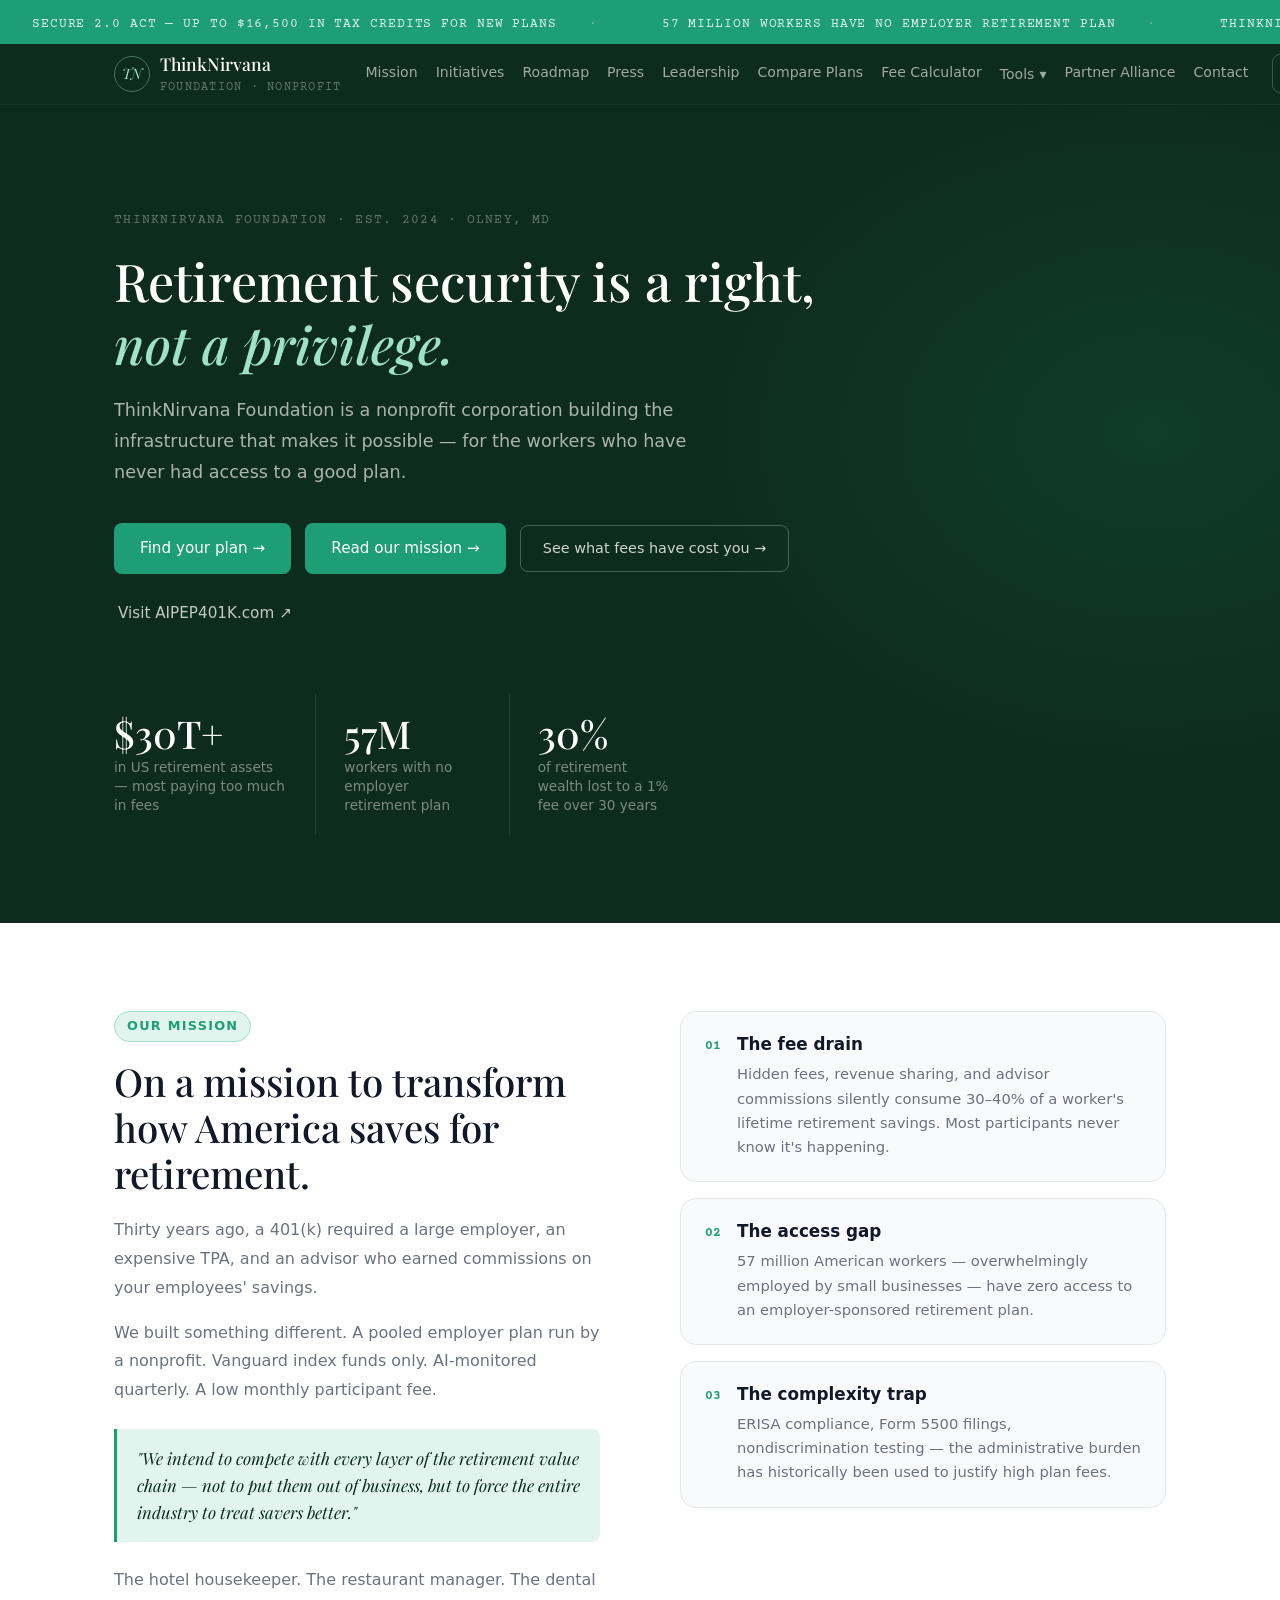
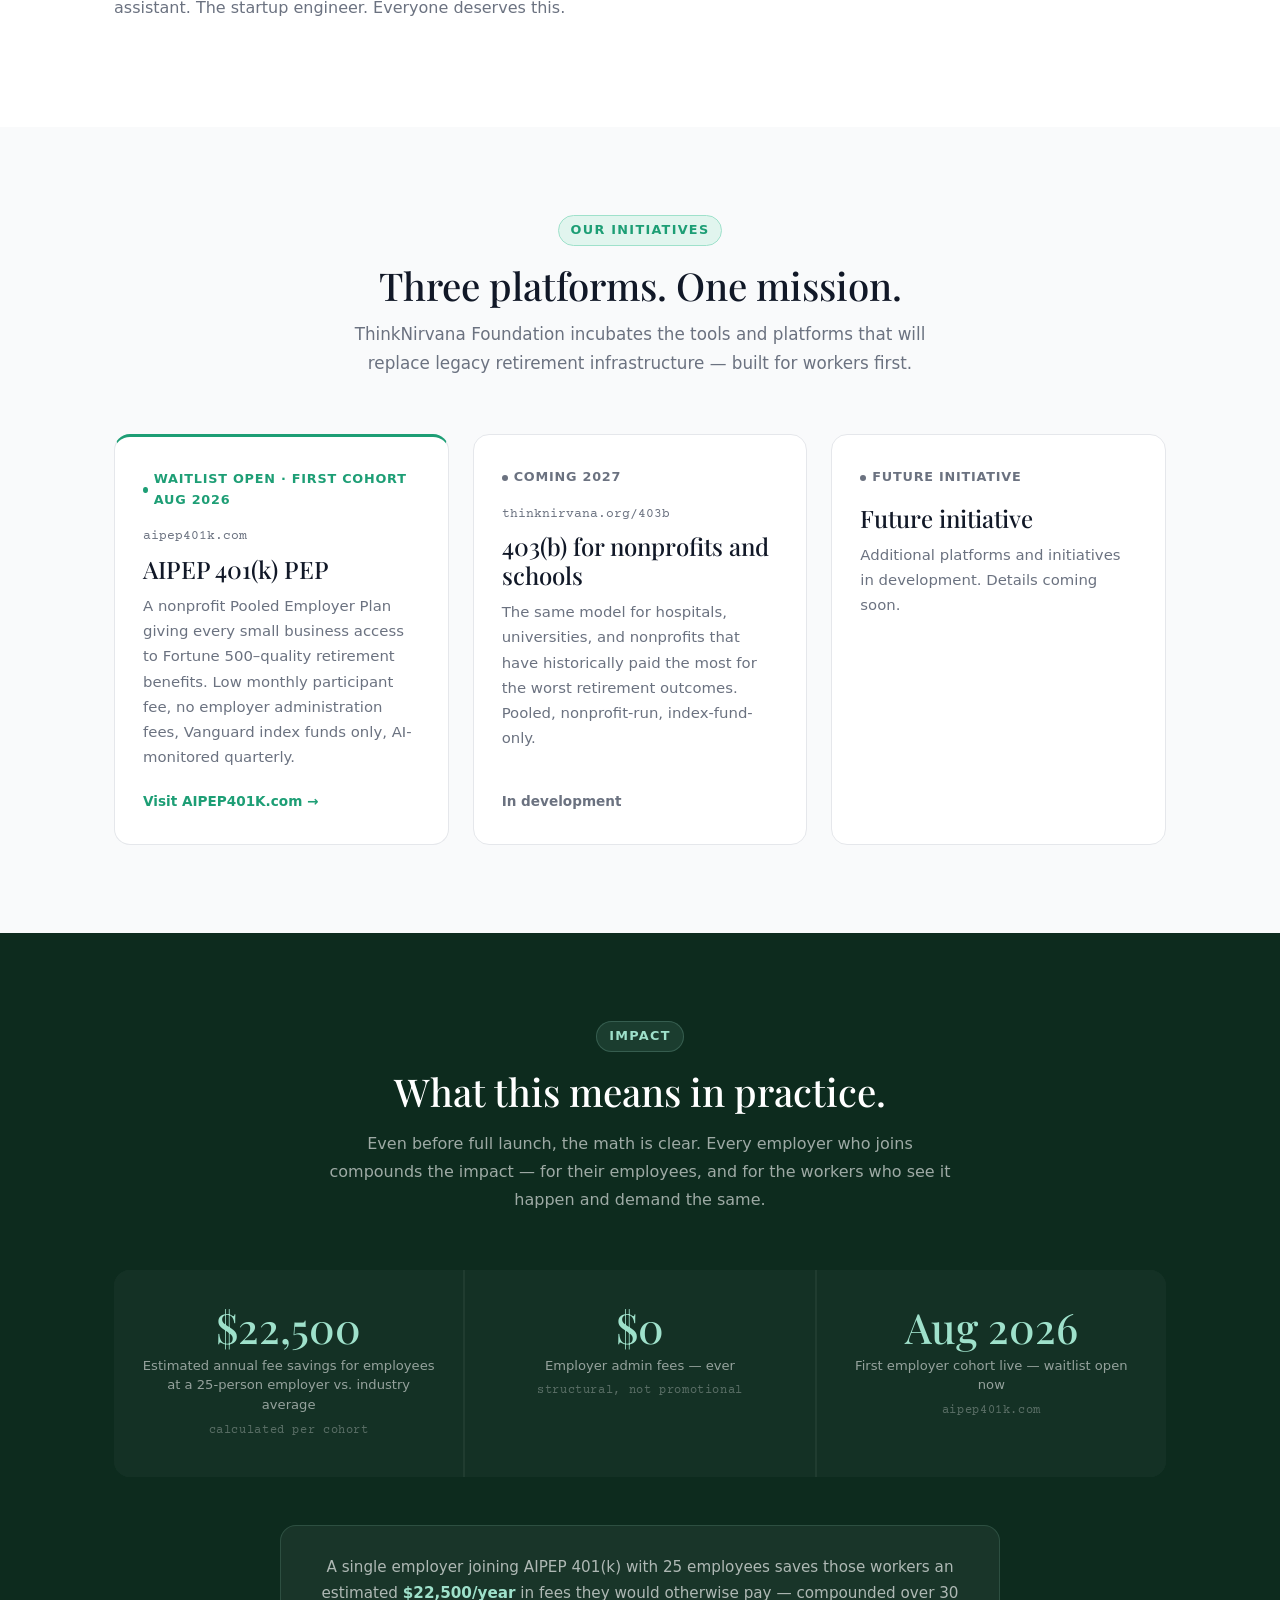
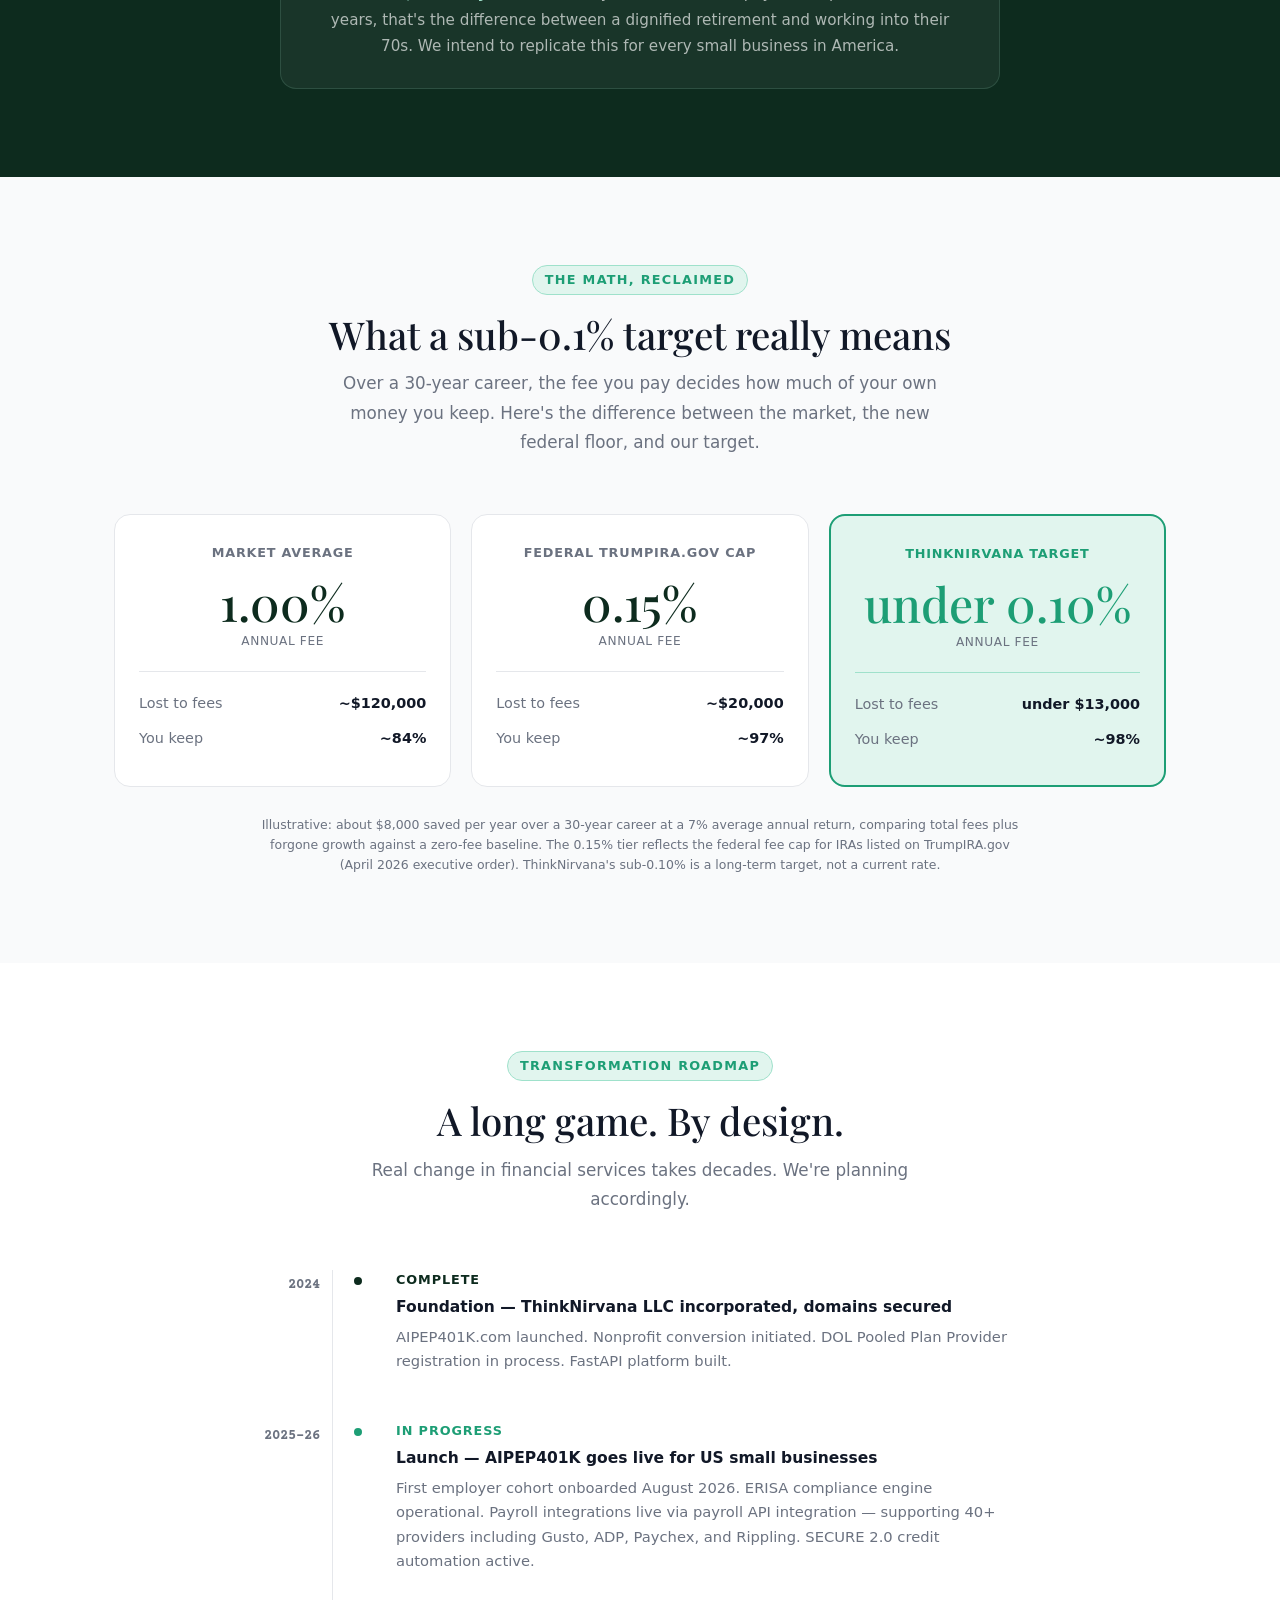
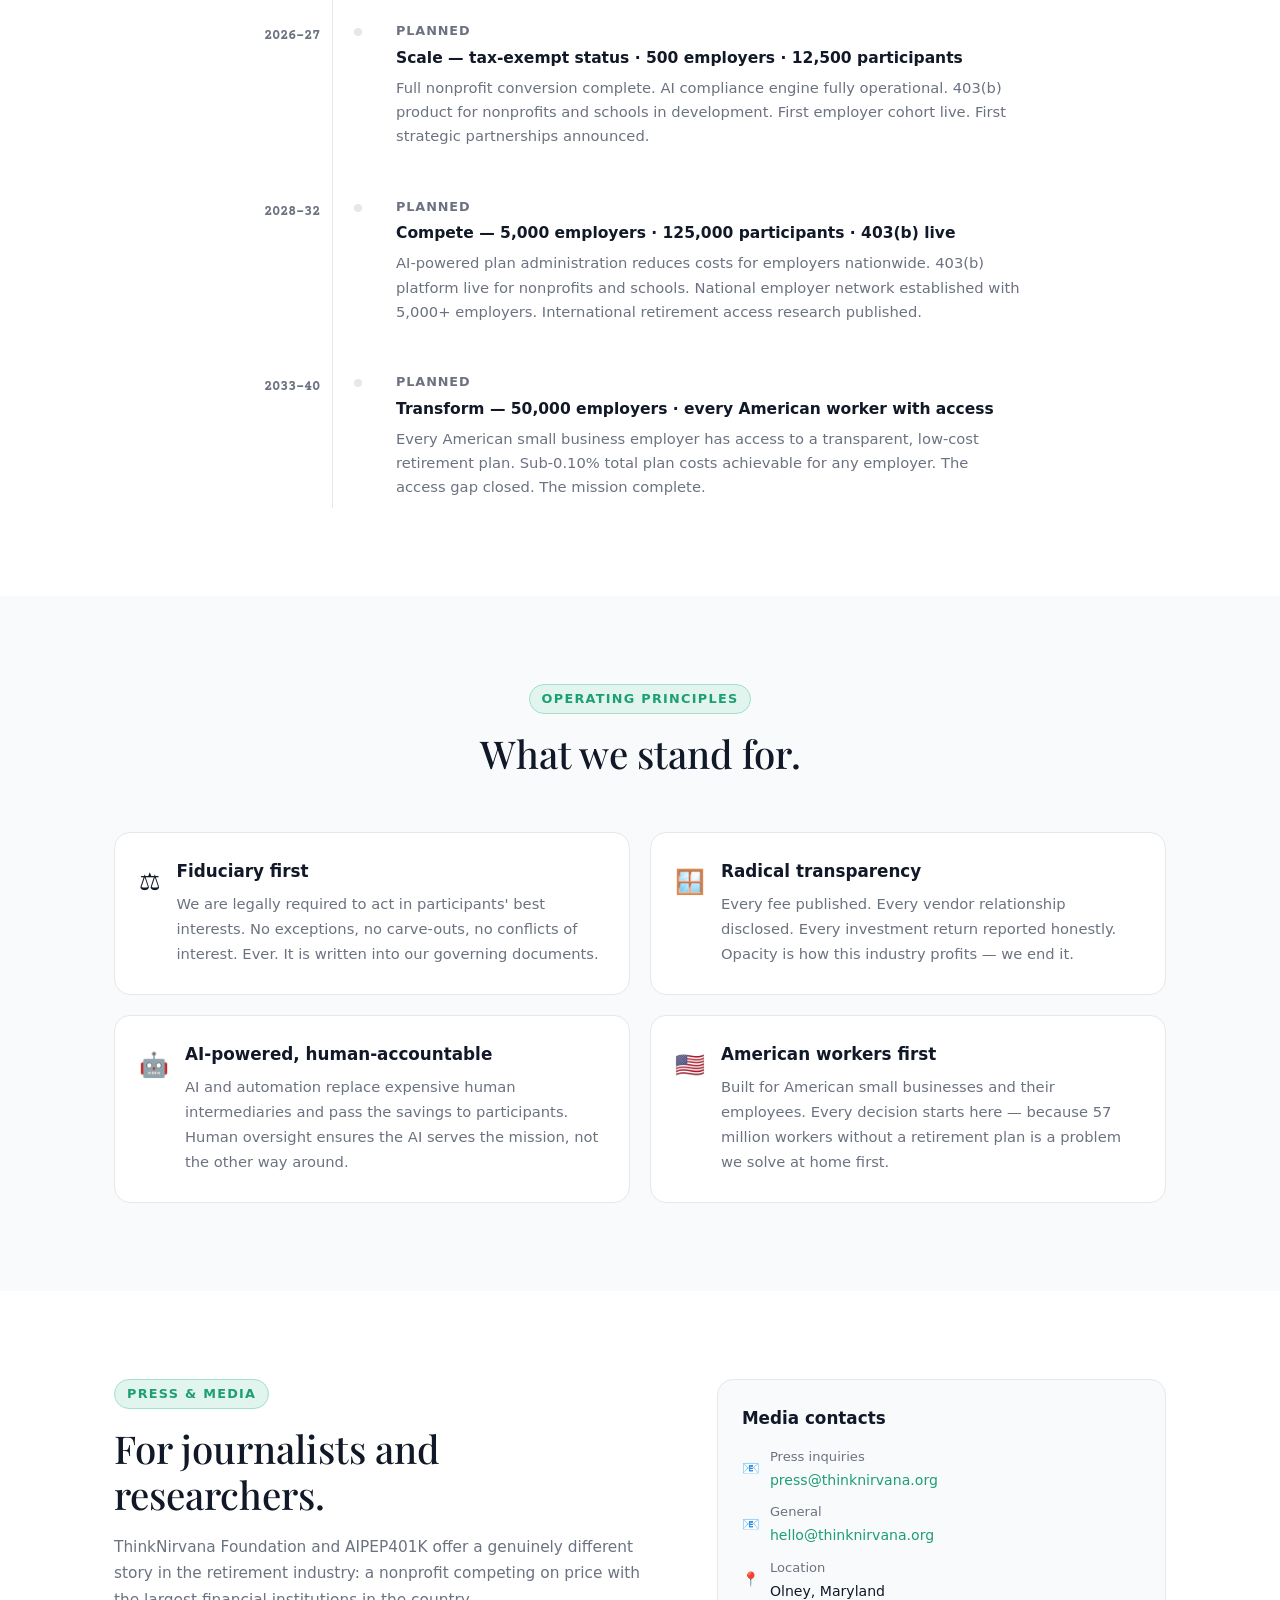
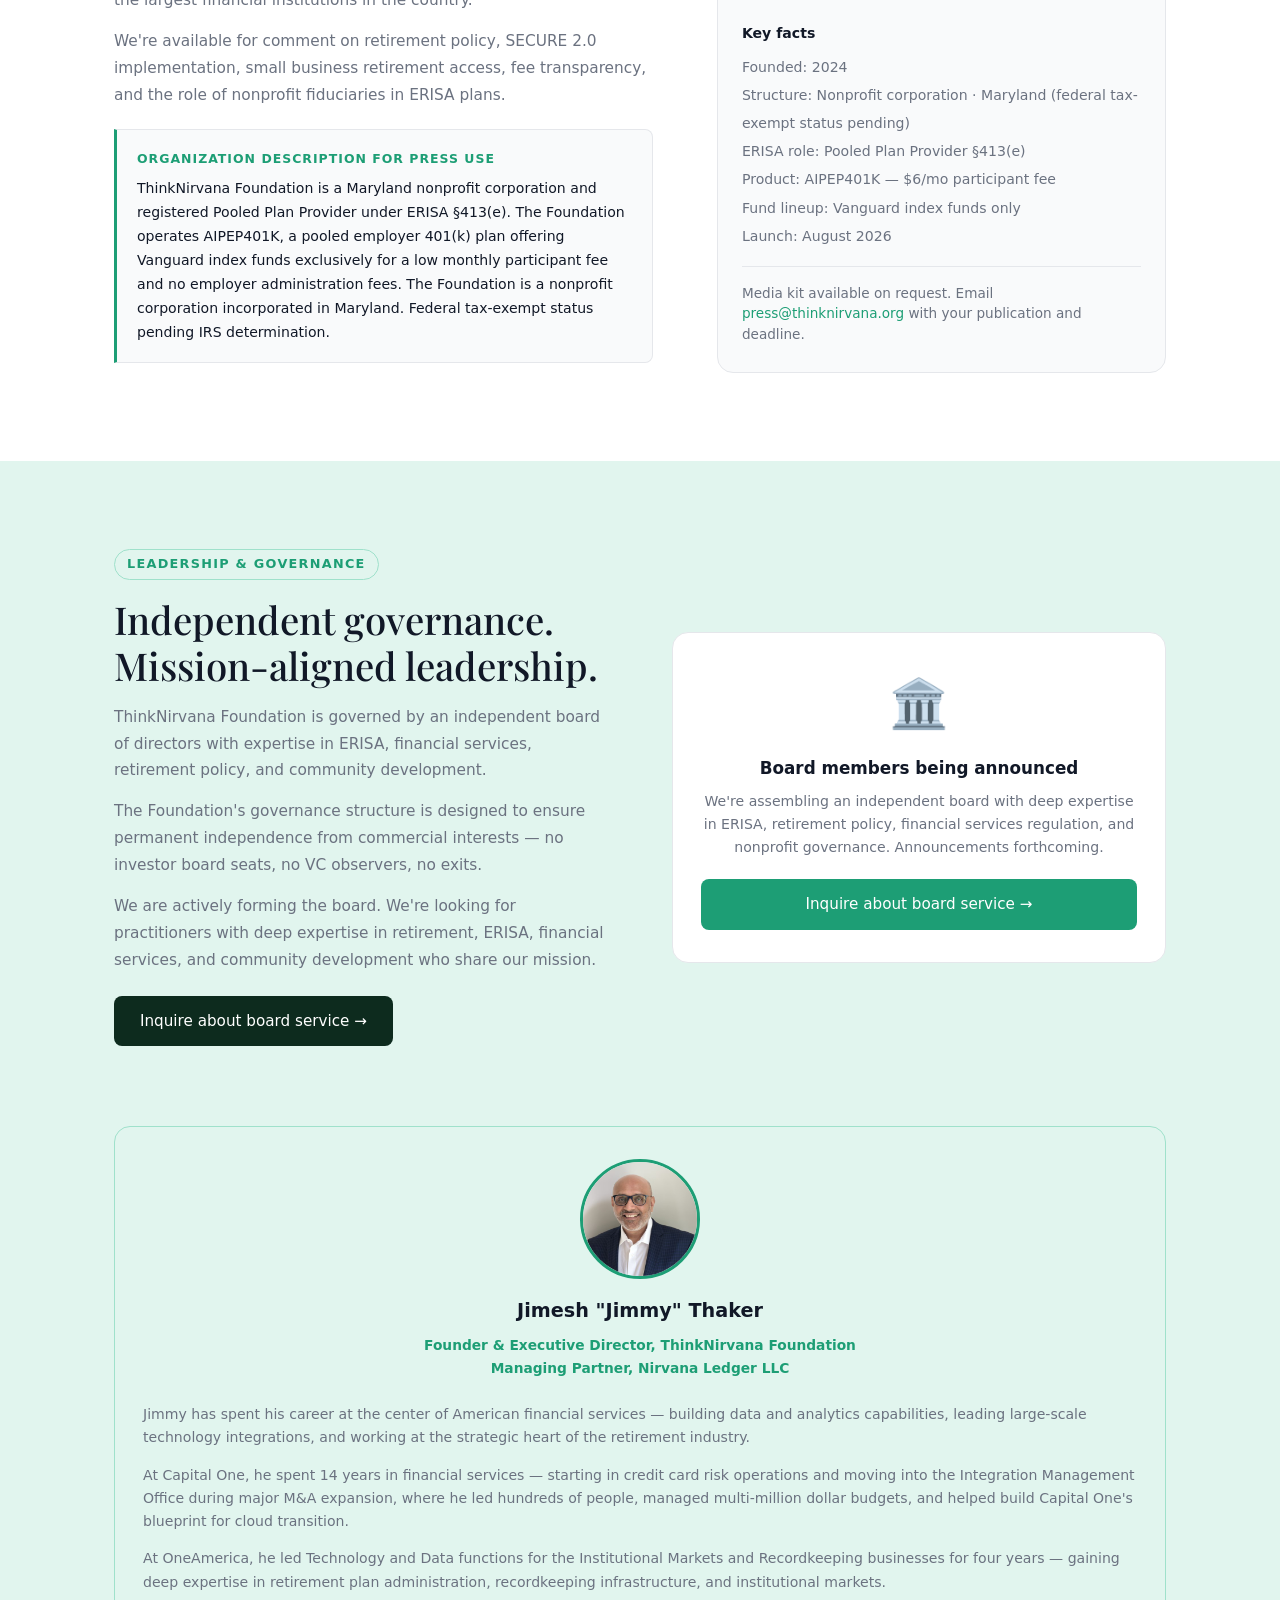
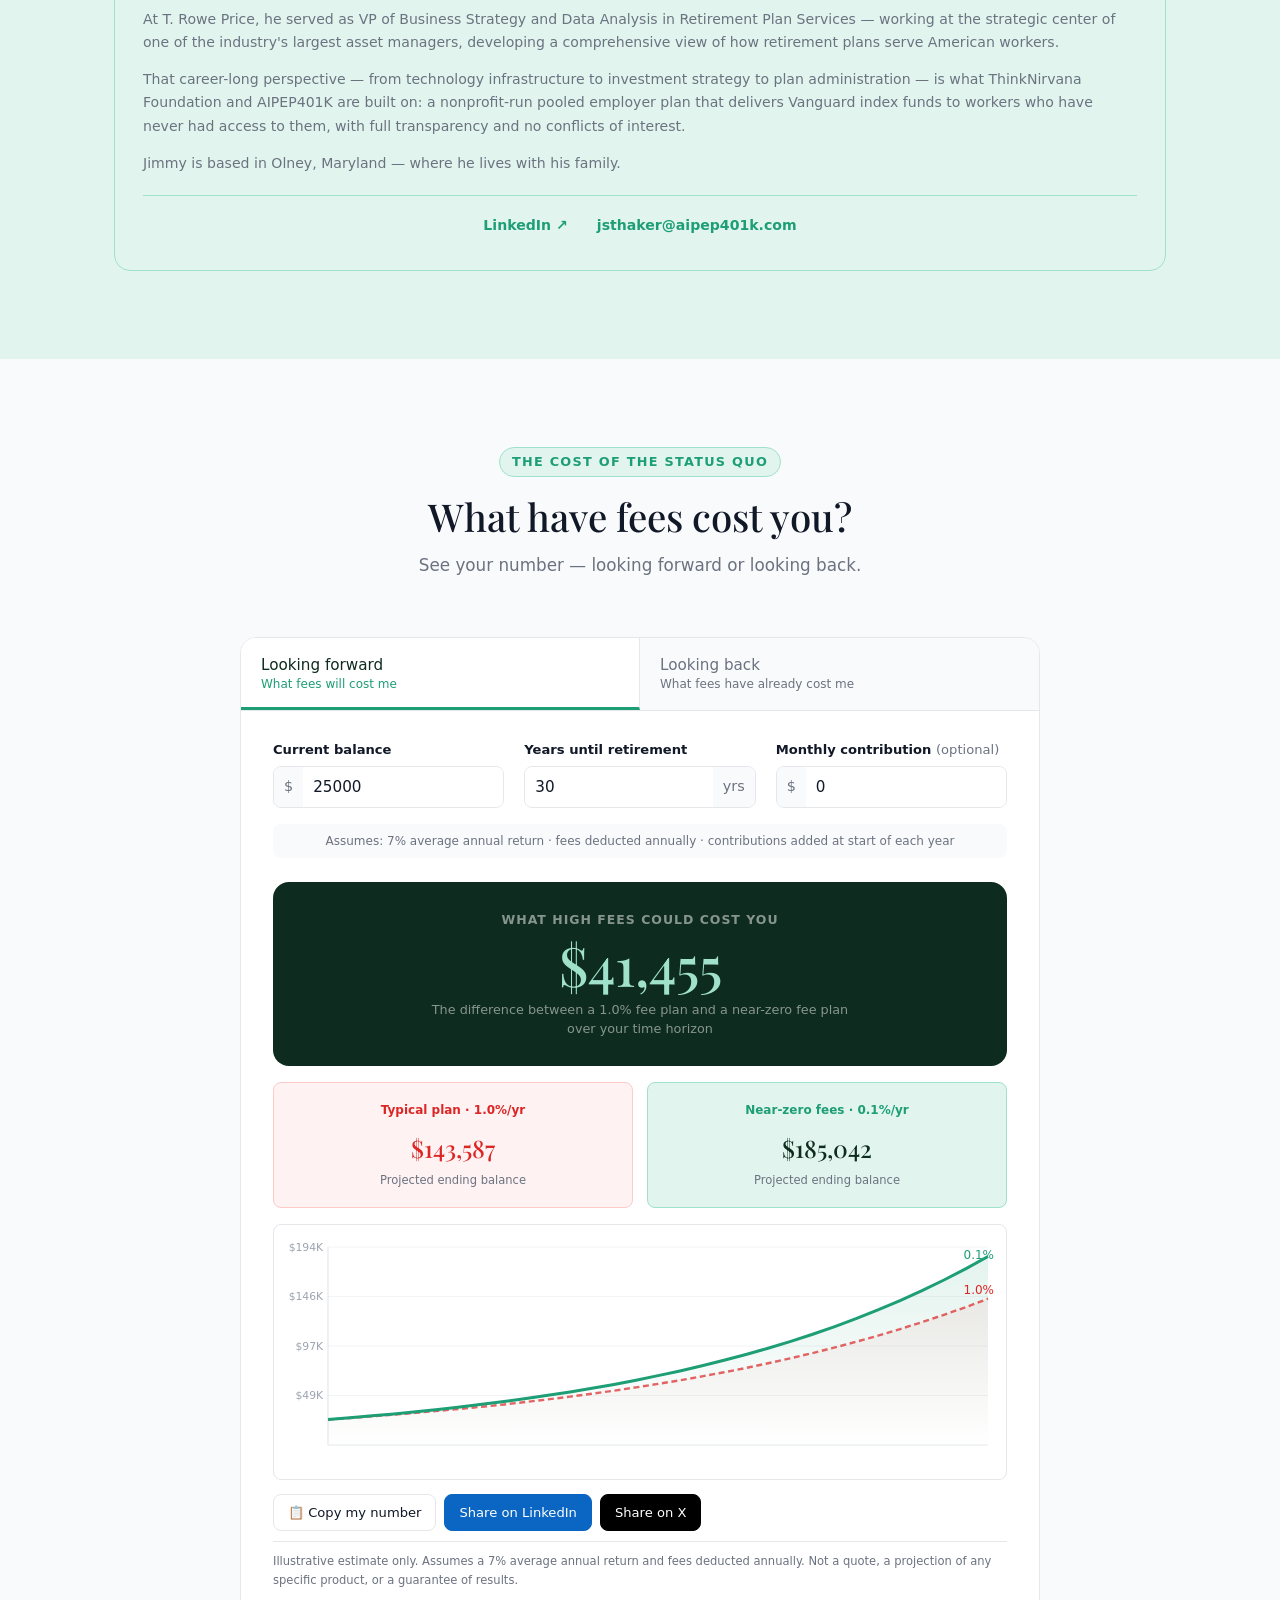
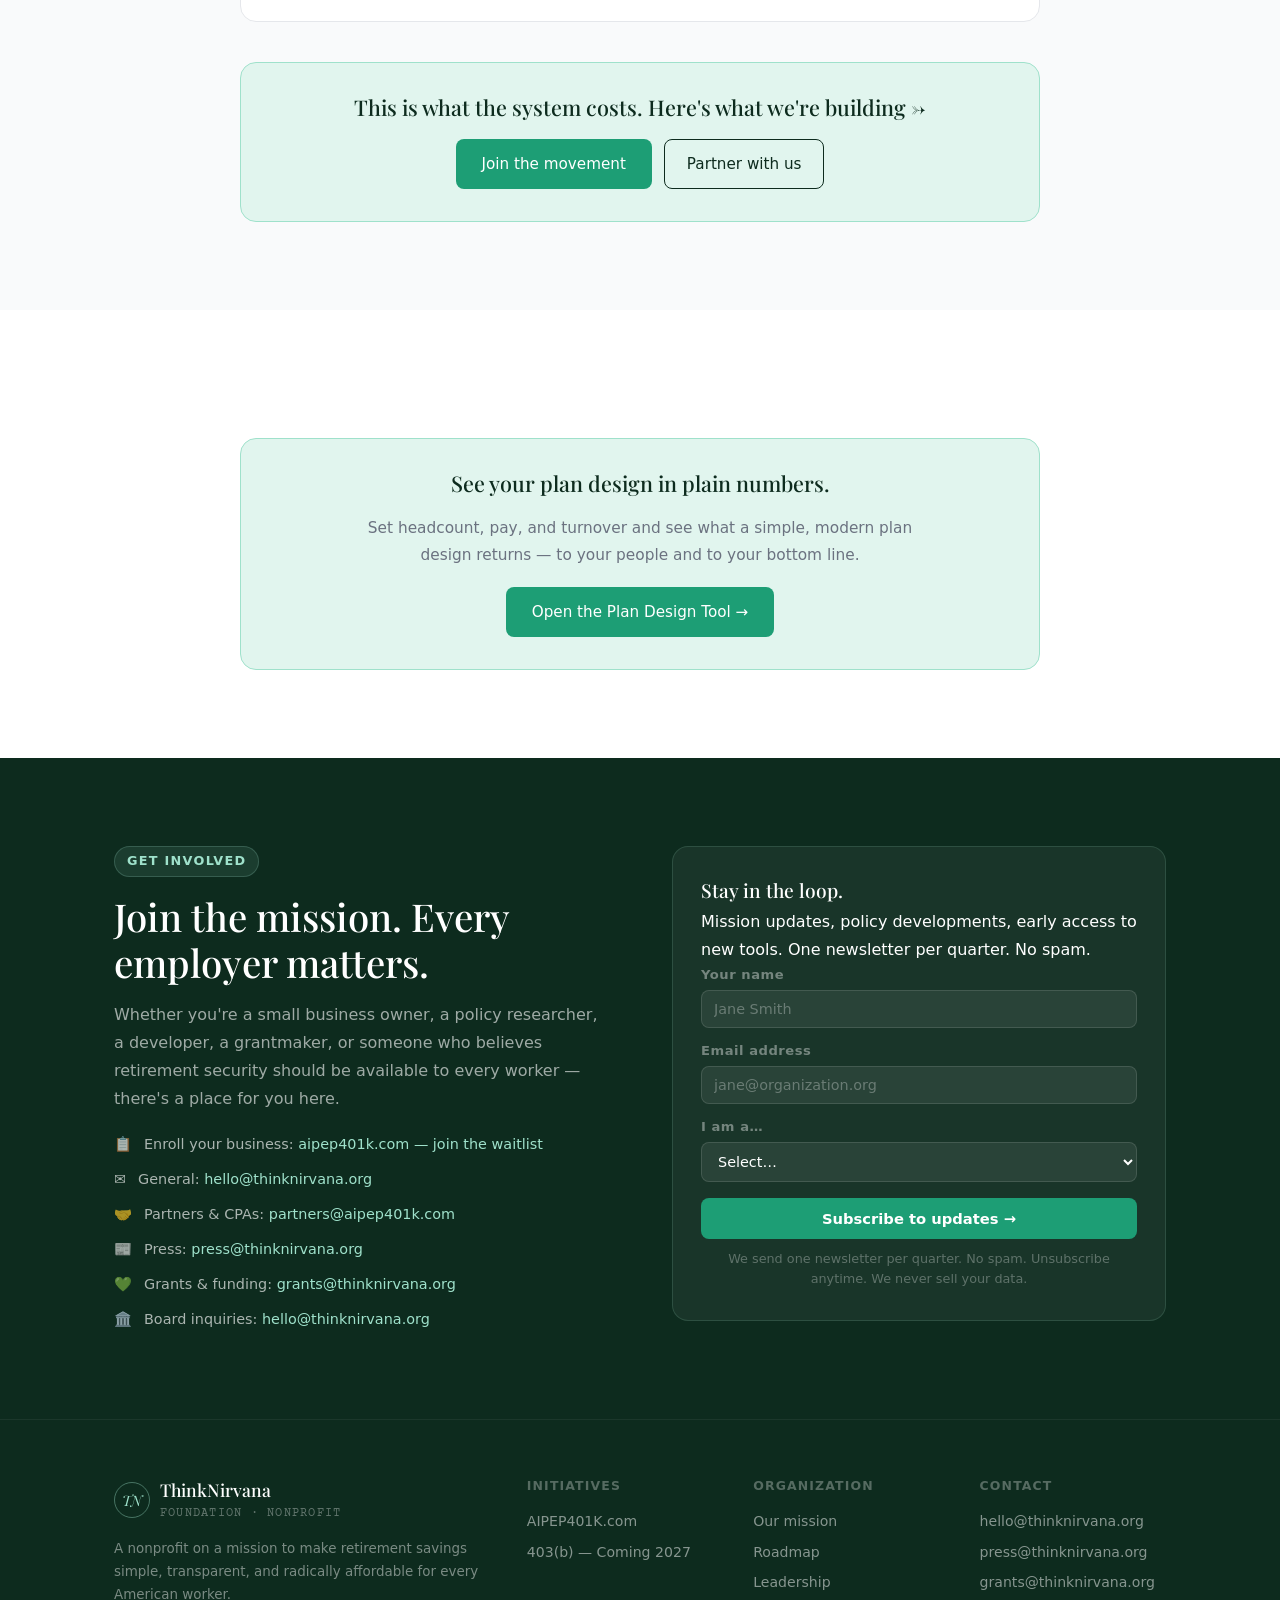
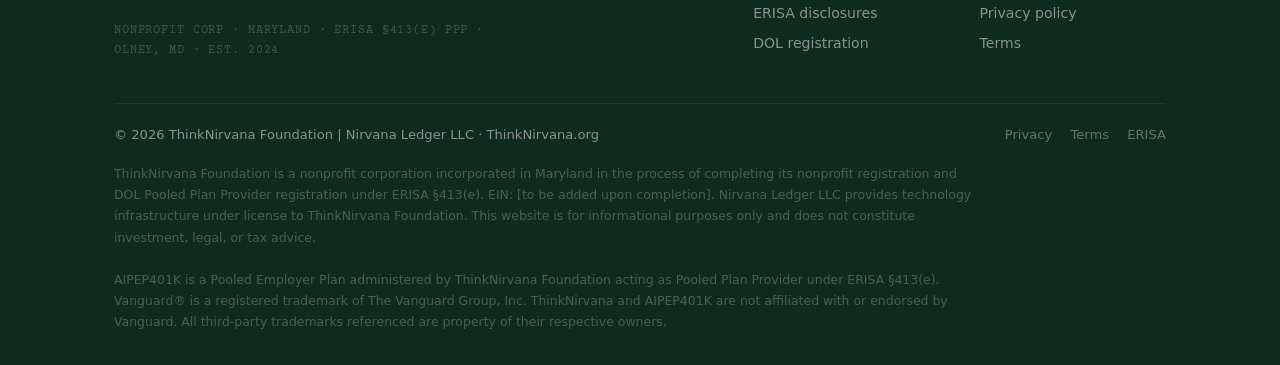
<file: index.html>
<!DOCTYPE html>
<html lang="en">
<head>
  <!-- Google tag (gtag.js) -->
  <script async src="https://www.googletagmanager.com/gtag/js?id=G-92TN60N26P"></script>
  <script>
    window.dataLayer = window.dataLayer || [];
    function gtag(){dataLayer.push(arguments);}
    gtag('js', new Date());
    gtag('config', 'G-92TN60N26P');
    gtag('config', 'G-SLEY2RREEM');
  </script>
  <meta charset="UTF-8" />
  <meta name="viewport" content="width=device-width, initial-scale=1.0" />
  <title>ThinkNirvana Foundation — Retirement security is a right, not a privilege.</title>
  <meta name="description" content="ThinkNirvana Foundation is a nonprofit building the infrastructure that makes retirement security possible — for the 57 million American workers who have never had access to a good plan." />

  <!-- Open Graph -->
  <meta property="og:title" content="ThinkNirvana Foundation — Retirement security is a right, not a privilege." />
  <meta property="og:description" content="A Maryland nonprofit and ERISA §413(e) Pooled Plan Provider building affordable retirement infrastructure for American workers." />
  <meta property="og:url" content="https://thinknirvana.org" />
  <meta property="og:type" content="website" />

  <!-- Schema.org structured data -->
  <script type="application/ld+json">
  {
    "@context": "https://schema.org",
    "@type": "NGO",
    "@id": "https://thinknirvana.org/#org",
    "name": "ThinkNirvana Foundation",
    "alternateName": "ThinkNirvana",
    "url": "https://thinknirvana.org",
    "description": "A Maryland nonprofit corporation and registered Pooled Plan Provider under ERISA §413(e). The Foundation operates AIPEP401K, a pooled employer 401(k) plan offering Vanguard index funds exclusively for a low monthly participant fee and no employer administration fees.",
    "email": "hello@thinknirvana.org",
    "foundingDate": "2024",
    "areaServed": "US",
    "sameAs": ["https://aipep401k.com"],
    "address": {
      "@type": "PostalAddress",
      "addressLocality": "Olney",
      "addressRegion": "MD",
      "addressCountry": "US"
    },
    "knowsAbout": ["401k", "retirement plans", "ERISA", "pooled employer plan", "nonprofit finance", "retirement policy"]
  }
  </script>

  <!-- Google Fonts -->
  <link rel="preconnect" href="https://fonts.googleapis.com" />
  <link rel="preconnect" href="https://fonts.gstatic.com" crossorigin />
  <link href="https://fonts.googleapis.com/css2?family=Playfair+Display:ital,wght@0,400;0,500;0,600;1,400;1,500&family=Courier+Prime:wght@400;700&display=swap" rel="stylesheet" />

  <style>
    /* ── DESIGN TOKENS ── */
    :root {
      --forest:       #0D2B1E;
      --forest-mid:   #1D9E75;
      --forest-light: #9FE1CB;
      --forest-pale:  #E1F5EE;
      --amber:        #FAC775;
      --amber-dark:   #854F0B;
      --red:          #9b2915;
      --white:        #FFFFFF;
      --text:         #111827;
      --muted:        #6B7280;
      --border:       #E5E7EB;
      --bg:           #F9FAFB;
      --r:            8px;
      --r-lg:         16px;
      --shadow:       0 1px 3px rgba(0,0,0,.08);
      --shadow-md:    0 4px 12px rgba(0,0,0,.08);
    }

    /* ── RESET ── */
    *, *::before, *::after { box-sizing: border-box; margin: 0; padding: 0; }
    html { scroll-behavior: smooth; }
    body {
      font-family: system-ui, -apple-system, BlinkMacSystemFont, 'Segoe UI', sans-serif;
      font-size: 16px;
      line-height: 1.6;
      color: var(--text);
      background: var(--white);
      -webkit-font-smoothing: antialiased;
      overflow-x: hidden;
    }
    a { color: inherit; text-decoration: none; }
    button { cursor: pointer; font-family: inherit; }
    input, select, textarea { font-family: inherit; }

    /* ── TYPOGRAPHY ── */
    h1, h2, h3 { font-family: 'Playfair Display', Georgia, serif; line-height: 1.2; font-weight: 500; }
    h1 { font-size: clamp(2rem, 5vw, 3.25rem); }
    h2 { font-size: clamp(1.6rem, 3.5vw, 2.4rem); }
    h3 { font-size: clamp(1.15rem, 2vw, 1.5rem); }
    h4 { font-size: 1.05rem; font-weight: 600; line-height: 1.3; }
    p  { line-height: 1.75; }
    .mono { font-family: 'Courier Prime', 'Courier New', monospace; }

    /* ── LAYOUT ── */
    .container { max-width: 1100px; margin: 0 auto; padding: 0 24px; }
    .section    { padding: 88px 0; }
    .section-sm { padding: 56px 0; }
    .section-header { text-align: center; margin-bottom: 56px; }
    .section-header p { color: var(--muted); max-width: 600px; margin: 12px auto 0; font-size: 1.05rem; }
    .eyebrow {
      display: inline-block;
      font-size: .8rem;
      font-weight: 600;
      letter-spacing: .1em;
      text-transform: uppercase;
      color: var(--forest-mid);
      background: var(--forest-pale);
      border: 1px solid var(--forest-light);
      border-radius: 999px;
      padding: 4px 12px;
      margin-bottom: 16px;
    }

    /* ── BUTTONS ── */
    .btn-primary {
      background: var(--forest-mid);
      color: var(--white);
      padding: 13px 26px;
      border-radius: var(--r);
      font-size: .95rem;
      font-weight: 500;
      border: none;
      display: inline-flex;
      align-items: center;
      gap: 6px;
      transition: opacity .15s;
    }
    .btn-primary:hover { opacity: .88; }
    .btn-ghost-dark {
      color: rgba(255,255,255,.75);
      font-size: .95rem;
      padding: 13px 4px;
      border: none;
      background: none;
      display: inline-flex;
      align-items: center;
      gap: 6px;
      transition: color .15s;
    }
    .btn-ghost-dark:hover { color: var(--white); }
    .btn-outline-light {
      border: 1px solid rgba(255,255,255,.25);
      color: rgba(255,255,255,.8);
      background: transparent;
      padding: 11px 22px;
      border-radius: var(--r);
      font-size: .9rem;
      display: inline-flex;
      align-items: center;
      gap: 6px;
      transition: all .15s;
    }
    .btn-outline-light:hover { border-color: var(--white); color: var(--white); }

    /* ── TICKER ── */
    .ticker-wrap {
      background: var(--forest-mid);
      overflow: hidden;
      padding: 9px 0;
      white-space: nowrap;
    }
    .ticker-inner {
      display: inline-flex;
      gap: 0;
      animation: ticker 30s linear infinite;
    }
    .ticker-item {
      font-family: 'Courier Prime', monospace;
      font-size: .8rem;
      letter-spacing: .07em;
      text-transform: uppercase;
      color: rgba(255,255,255,.85);
      padding: 0 32px;
    }
    .ticker-item::after { content: '·'; margin-left: 32px; color: rgba(255,255,255,.35); }
    @keyframes ticker { from { transform: translateX(0); } to { transform: translateX(-50%); } }

    /* ── NAV ── */
    nav {
      background: var(--forest);
      position: sticky;
      top: 0;
      z-index: 100;
      border-bottom: 1px solid rgba(255,255,255,.06);
    }
    .nav-inner {
      display: flex;
      align-items: center;
      justify-content: space-between;
      height: 60px;
      gap: 24px;
    }
    .logo-wrap { display: flex; align-items: center; gap: 10px; flex-shrink: 0; }
    .logo-mark {
      width: 36px; height: 36px;
      border: 1.5px solid rgba(159,225,203,.4);
      border-radius: 50%;
      display: flex; align-items: center; justify-content: center;
      font-family: 'Playfair Display', serif;
      font-size: .9rem; font-style: italic;
      color: var(--forest-light);
    }
    .logo-text { color: var(--white); font-family: 'Playfair Display', serif; font-size: 1.1rem; font-weight: 500; }
    .logo-sub  { color: rgba(255,255,255,.35); font-size: .78rem; letter-spacing: .1em; font-family: 'Courier Prime', monospace; text-transform: uppercase; }
    .nav-links { display: flex; gap: 18px; }
    .nav-links a { color: rgba(255,255,255,.6); font-size: .88rem; transition: color .15s; white-space: nowrap; }
    .nav-links a:hover { color: var(--white); }
    .nav-dropdown { position: relative; }
    .nav-drop-toggle { background: none; border: none; cursor: pointer; font-family: inherit; color: rgba(255,255,255,.6); font-size: .88rem; display: inline-flex; align-items: center; gap: 5px; padding: 0; transition: color .15s; }
    .nav-drop-toggle:hover { color: var(--white); }
    .nav-drop-menu { display: none; position: absolute; top: calc(100% + 12px); right: 0; left: auto; background: var(--forest); border: 1px solid rgba(255,255,255,.12); border-radius: 8px; padding: 8px 0; min-width: 212px; box-shadow: 0 10px 30px rgba(0,0,0,.35); z-index: 200; }
    .nav-dropdown:hover .nav-drop-menu, .nav-dropdown:focus-within .nav-drop-menu, .nav-dropdown.open .nav-drop-menu { display: block; }
    .nav-drop-menu a { display: block; padding: 9px 18px; color: rgba(255,255,255,.65); font-size: .88rem; white-space: nowrap; transition: color .15s, background .15s; }
    .nav-drop-menu a:hover { color: var(--white); background: rgba(255,255,255,.06); }
    .nav-cta {
      background: transparent;
      border: 1px solid rgba(255,255,255,.2);
      color: rgba(255,255,255,.8);
      padding: 7px 16px;
      border-radius: var(--r);
      font-size: .88rem;
      transition: all .15s;
      flex-shrink: 0;
    }
    .nav-cta:hover { border-color: var(--white); color: var(--white); }
    .nav-mobile-toggle { display: none; background: none; border: none; color: var(--white); font-size: 1.4rem; }

    /* ── HERO ── */
    .hero {
      background: var(--forest);
      color: var(--white);
      padding: 100px 0 88px;
      position: relative;
      overflow: hidden;
    }
    .hero::before {
      content: '';
      position: absolute;
      inset: 0;
      background: radial-gradient(ellipse 60% 70% at 90% 40%, rgba(29,158,117,.15) 0%, transparent 65%);
      pointer-events: none;
    }
    .hero-inner { position: relative; max-width: 760px; }
    .hero-eyebrow { margin-bottom: 20px; }
    .hero-eyebrow span {
      font-family: 'Courier Prime', monospace;
      font-size: .8rem;
      letter-spacing: .1em;
      text-transform: uppercase;
      color: rgba(255,255,255,.35);
    }
    .hero h1 { color: var(--white); margin-bottom: 20px; }
    .hero h1 em { font-style: italic; color: var(--forest-light); }
    .hero-sub {
      font-size: 1.1rem;
      color: rgba(255,255,255,.65);
      max-width: 600px;
      margin-bottom: 36px;
      line-height: 1.75;
    }
    .hero-ctas { display: flex; gap: 14px; flex-wrap: wrap; align-items: center; margin-bottom: 56px; }
    .hero-numbers { display: grid; grid-template-columns: repeat(3, auto); gap: 0; max-width: 560px; }
    .hero-number { padding: 20px 28px 20px 0; border-right: 1px solid rgba(255,255,255,.1); }
    .hero-number:last-child { border-right: none; padding-right: 0; padding-left: 28px; }
    .hero-number:nth-child(2) { padding-left: 28px; }
    .hero-num-val { font-family: 'Playfair Display', serif; font-size: 2.4rem; color: var(--white); font-weight: 500; line-height: 1; margin-bottom: 6px; }
    .hero-num-label { font-size: .85rem; color: rgba(255,255,255,.45); line-height: 1.4; }

    /* ── MISSION SECTION ── */
    .mission-section { background: var(--white); }
    .mission-inner { display: grid; grid-template-columns: 1fr 1fr; gap: 80px; align-items: start; }
    .mission-left h2 { margin-bottom: 20px; }
    .mission-left p { color: var(--muted); font-size: 1rem; line-height: 1.8; margin-bottom: 16px; }
    .mission-pull {
      border-left: 3px solid var(--forest-mid);
      padding: 16px 20px;
      margin: 24px 0;
      font-family: 'Playfair Display', serif;
      font-size: 1.05rem;
      font-style: italic;
      color: var(--forest);
      line-height: 1.6;
      background: var(--forest-pale);
      border-radius: 0 var(--r) var(--r) 0;
    }
    .problem-stack { display: flex; flex-direction: column; gap: 16px; }
    .problem-card {
      background: var(--bg);
      border: 1px solid var(--border);
      border-radius: var(--r-lg);
      padding: 22px 24px;
      display: flex;
      gap: 16px;
    }
    .problem-num { font-family: 'Courier Prime', monospace; font-size: .82rem; color: var(--forest-mid); font-weight: 700; flex-shrink: 0; padding-top: 2px; }
    .problem-card h4 { margin-bottom: 6px; }
    .problem-card p { font-size: .92rem; color: var(--muted); line-height: 1.65; }

    /* ── INITIATIVES ── */
    .initiatives-section { background: var(--bg); }
    .initiatives-grid { display: grid; grid-template-columns: repeat(3,1fr); gap: 24px; }
    .initiative-card {
      background: var(--white);
      border: 1px solid var(--border);
      border-radius: var(--r-lg);
      padding: 32px 28px;
      display: flex;
      flex-direction: column;
    }
    .initiative-card.featured { border-top: 3px solid var(--forest-mid); }
    .initiative-status {
      display: inline-flex;
      align-items: center;
      gap: 6px;
      font-size: .8rem;
      font-weight: 600;
      letter-spacing: .06em;
      text-transform: uppercase;
      margin-bottom: 16px;
    }
    .status-live { color: var(--forest-mid); }
    .status-live::before { content: ''; width: 6px; height: 6px; background: var(--forest-mid); border-radius: 50%; display: inline-block; animation: pulse 2s ease infinite; }
    .status-coming { color: var(--muted); }
    .status-coming::before { content: ''; width: 6px; height: 6px; background: var(--muted); border-radius: 50%; display: inline-block; }
    @keyframes pulse { 0%,100%{opacity:1} 50%{opacity:.4} }
    .initiative-card h3 { margin-bottom: 10px; }
    .initiative-card p { color: var(--muted); font-size: .93rem; line-height: 1.7; flex: 1; margin-bottom: 20px; }
    .initiative-link { font-size: .85rem; color: var(--forest-mid); font-weight: 600; display: inline-flex; align-items: center; gap: 4px; }
    .initiative-domain { font-family: 'Courier Prime', monospace; font-size: .8rem; color: var(--muted); margin-bottom: 8px; }

    /* ── IMPACT METRICS ── */
    .impact-section { background: var(--forest); color: var(--white); padding: 88px 0; }
    .impact-inner { text-align: center; }
    .impact-inner h2 { color: var(--white); margin-bottom: 16px; }
    .impact-inner > p { color: rgba(255,255,255,.6); max-width: 640px; margin: 0 auto 56px; font-size: 1rem; line-height: 1.75; }
    .impact-grid { display: grid; grid-template-columns: repeat(3,1fr); gap: 2px; background: rgba(255,255,255,.08); border-radius: var(--r-lg); overflow: hidden; margin-bottom: 48px; }
    .impact-metric {
      background: rgba(13,43,30,.6);
      padding: 36px 28px;
      text-align: center;
    }
    .impact-val { font-family: 'Playfair Display', serif; font-size: 2.6rem; color: var(--forest-light); font-weight: 500; line-height: 1; margin-bottom: 8px; }
    .impact-label { font-size: .82rem; color: rgba(255,255,255,.55); line-height: 1.5; }
    .impact-launch { font-size: .78rem; font-family: 'Courier Prime', monospace; color: rgba(255,255,255,.3); margin-top: 6px; letter-spacing: .05em; }
    .impact-callout {
      background: rgba(255,255,255,.05);
      border: 1px solid rgba(159,225,203,.15);
      border-radius: var(--r-lg);
      padding: 28px 32px;
      max-width: 720px;
      margin: 0 auto;
      font-size: .95rem;
      color: rgba(255,255,255,.65);
      line-height: 1.75;
    }
    .impact-callout strong { color: var(--forest-light); }

    /* ── FEE TIERS ── */
    .fee-tier-section { background: var(--bg); }
    .fee-tier-grid { display: grid; grid-template-columns: repeat(3, 1fr); gap: 20px; }
    .fee-tier-card { background: var(--white); border: 1px solid var(--border); border-radius: var(--r-lg); padding: 28px 24px; text-align: center; }
    .fee-tier-card.winner { border: 2px solid var(--forest-mid); background: var(--forest-pale); }
    .fee-tier-label { font-size: .8rem; font-weight: 700; letter-spacing: .06em; text-transform: uppercase; color: var(--muted); margin-bottom: 14px; }
    .fee-tier-card.winner .fee-tier-label { color: var(--forest-mid); }
    .fee-tier-fee { font-family: 'Playfair Display', Georgia, serif; font-size: clamp(2.2rem, 5.5vw, 3rem); color: var(--forest); font-weight: 500; line-height: 1.05; }
    .fee-tier-card.winner .fee-tier-fee { color: var(--forest-mid); }
    .fee-tier-fee-sub { font-size: .76rem; color: var(--muted); text-transform: uppercase; letter-spacing: .05em; margin-top: 4px; margin-bottom: 20px; }
    .fee-tier-rows { border-top: 1px solid var(--border); padding-top: 14px; text-align: left; }
    .fee-tier-card.winner .fee-tier-rows { border-top-color: var(--forest-light); }
    .fee-tier-row { display: flex; justify-content: space-between; align-items: baseline; padding: 6px 0; font-size: .9rem; }
    .fee-tier-row .ft-k { color: var(--muted); }
    .fee-tier-row .ft-v { font-weight: 700; color: var(--text); }
    .fee-tier-foot { font-size: .78rem; color: var(--muted); line-height: 1.6; max-width: 760px; margin: 28px auto 0; text-align: center; }
    @media (max-width: 768px) { .fee-tier-grid { grid-template-columns: 1fr; } }

    /* ── ROADMAP ── */
    .roadmap-section { background: var(--white); }
    .roadmap-timeline { position: relative; max-width: 760px; margin: 0 auto; }
    .roadmap-timeline::before {
      content: '';
      position: absolute;
      left: 72px;
      top: 0; bottom: 0;
      width: 1px;
      background: var(--border);
    }
    .roadmap-item { display: flex; gap: 32px; margin-bottom: 40px; position: relative; }
    .roadmap-item:last-child { margin-bottom: 0; }
    .roadmap-year {
      flex-shrink: 0;
      width: 60px;
      text-align: right;
      font-family: 'Courier Prime', monospace;
      font-size: .88rem;
      font-weight: 700;
      color: var(--muted);
      padding-top: 4px;
    }
    .roadmap-dot {
      flex-shrink: 0;
      width: 12px; height: 12px;
      border-radius: 50%;
      background: var(--border);
      border: 2px solid var(--white);
      margin-top: 5px;
      position: relative;
      z-index: 1;
    }
    .roadmap-dot.active { background: var(--forest-mid); }
    .roadmap-dot.complete { background: var(--forest); }
    .roadmap-content { flex: 1; padding-bottom: 8px; }
    .roadmap-status { font-size: .8rem; font-weight: 600; letter-spacing: .07em; text-transform: uppercase; margin-bottom: 6px; }
    .roadmap-status.complete { color: var(--forest); }
    .roadmap-status.active   { color: var(--forest-mid); }
    .roadmap-status.planned  { color: var(--muted); }
    .roadmap-content h4 { margin-bottom: 8px; font-size: .97rem; }
    .roadmap-content p  { font-size: .92rem; color: var(--muted); line-height: 1.65; }

    /* ── PRINCIPLES ── */
    .principles-section { background: var(--bg); }
    .principles-grid { display: grid; grid-template-columns: repeat(2,1fr); gap: 20px; }
    .principle-card {
      background: var(--white);
      border: 1px solid var(--border);
      border-radius: var(--r-lg);
      padding: 28px 24px;
      display: flex;
      gap: 16px;
    }
    .principle-icon { font-size: 1.5rem; flex-shrink: 0; margin-top: 2px; }
    .principle-card h4 { margin-bottom: 8px; }
    .principle-card p { font-size: .92rem; color: var(--muted); line-height: 1.7; }

    /* ── PRESS SECTION ── */
    .press-section { background: var(--white); }
    .press-inner { display: grid; grid-template-columns: 1.2fr 1fr; gap: 64px; align-items: start; }
    .press-inner h2 { margin-bottom: 16px; }
    .press-inner p { color: var(--muted); font-size: .96rem; line-height: 1.75; margin-bottom: 14px; }
    .press-blurb {
      background: var(--bg);
      border: 1px solid var(--border);
      border-left: 3px solid var(--forest-mid);
      border-radius: 0 var(--r) var(--r) 0;
      padding: 18px 20px;
      font-size: .88rem;
      color: var(--text);
      line-height: 1.7;
      margin-top: 20px;
    }
    .press-blurb-label { font-size: .78rem; font-weight: 700; letter-spacing: .08em; text-transform: uppercase; color: var(--forest-mid); margin-bottom: 8px; }
    .press-card {
      background: var(--bg);
      border: 1px solid var(--border);
      border-radius: var(--r-lg);
      padding: 28px 24px;
    }
    .press-card h4 { margin-bottom: 16px; }
    .press-contact-row { display: flex; flex-direction: column; gap: 10px; margin-bottom: 20px; }
    .press-contact-item { display: flex; align-items: center; gap: 10px; font-size: .88rem; }
    .press-contact-item a { color: var(--forest-mid); font-weight: 500; }
    .press-kit-note { font-size: .85rem; color: var(--muted); line-height: 1.5; padding-top: 16px; border-top: 1px solid var(--border); }

    /* ── BOARD SECTION ── */
    .board-section { background: var(--forest-pale); }
    .board-inner { display: grid; grid-template-columns: 1fr 1fr; gap: 64px; align-items: center; }
    .board-inner h2 { margin-bottom: 16px; }
    .board-inner p { color: var(--muted); font-size: .96rem; line-height: 1.75; margin-bottom: 14px; }
    .board-card {
      background: var(--white);
      border: 1px solid var(--border);
      border-radius: var(--r-lg);
      padding: 32px 28px;
      text-align: center;
    }
    .board-placeholder { font-size: 3rem; margin-bottom: 16px; }
    .board-card h4 { margin-bottom: 10px; }
    .board-card p { font-size: .88rem; color: var(--muted); line-height: 1.65; margin-bottom: 20px; }

    /* ── CONTACT / NEWSLETTER ── */
    .contact-section { background: var(--forest); color: var(--white); padding: 88px 0; }
    .contact-grid { display: grid; grid-template-columns: 1fr 1fr; gap: 64px; align-items: start; }
    .contact-left h2 { color: var(--white); margin-bottom: 16px; }
    .contact-left p { color: rgba(255,255,255,.6); font-size: 1rem; line-height: 1.75; margin-bottom: 20px; }
    .contact-links { display: flex; flex-direction: column; gap: 12px; }
    .contact-link-row {
      display: flex;
      align-items: center;
      gap: 12px;
      font-size: .9rem;
      color: rgba(255,255,255,.65);
    }
    .contact-link-row a { color: var(--forest-light); font-weight: 500; }
    .newsletter-card {
      background: rgba(255,255,255,.05);
      border: 1px solid rgba(159,225,203,.15);
      border-radius: var(--r-lg);
      padding: 32px 28px;
    }
    .newsletter-card h3 { color: var(--white); font-size: 1.2rem; margin-bottom: 6px; }
    .newsletter-card > p { color: rgba(255,255,255,.5); font-size: .85rem; margin-bottom: 22px; }
    .nl-field { margin-bottom: 12px; }
    .nl-field label { display: block; font-size: .82rem; font-weight: 600; color: rgba(255,255,255,.4); margin-bottom: 5px; letter-spacing: .04em; }
    .nl-field input, .nl-field select {
      width: 100%;
      padding: 10px 12px;
      background: rgba(255,255,255,.07);
      border: 1px solid rgba(255,255,255,.12);
      border-radius: var(--r);
      color: var(--white);
      font-size: .9rem;
      transition: border-color .15s;
    }
    .nl-field input::placeholder { color: rgba(255,255,255,.3); }
    .nl-field input:focus, .nl-field select:focus { outline: none; border-color: var(--forest-mid); }
    .nl-field select option { background: var(--forest); color: var(--white); }
    .nl-submit {
      width: 100%;
      background: var(--forest-mid);
      color: var(--white);
      border: none;
      border-radius: var(--r);
      padding: 12px;
      font-size: .92rem;
      font-weight: 600;
      margin-top: 4px;
      transition: opacity .15s;
    }
    .nl-submit:hover { opacity: .88; }
    .nl-legal { font-size: .8rem; color: rgba(255,255,255,.3); text-align: center; margin-top: 10px; line-height: 1.5; }
    .nl-success { text-align: center; padding: 28px 16px; display: none; }
    .nl-success-icon { font-size: 2rem; margin-bottom: 10px; }
    .nl-success h4 { color: var(--white); margin-bottom: 6px; }
    .nl-success p { font-size: .85rem; color: rgba(255,255,255,.5); }

    /* ── FOOTER ── */
    footer { background: var(--forest); color: rgba(255,255,255,.5); padding: 56px 0 32px; border-top: 1px solid rgba(255,255,255,.06); }
    .footer-inner { display: grid; grid-template-columns: 2fr 1fr 1fr 1fr; gap: 40px; margin-bottom: 40px; }
    .footer-brand p { font-size: .84rem; color: rgba(255,255,255,.45); line-height: 1.7; margin-top: 14px; }
    .footer-stamp { font-size: .78rem; font-family: 'Courier Prime', monospace; letter-spacing: .07em; color: rgba(255,255,255,.2); margin-top: 14px; }
    .footer-col h5 { font-size: .78rem; font-weight: 600; letter-spacing: .09em; text-transform: uppercase; color: rgba(255,255,255,.3); margin-bottom: 14px; }
    .footer-col a { display: block; font-size: .88rem; color: rgba(255,255,255,.5); margin-bottom: 8px; transition: color .15s; }
    .footer-col a:hover { color: var(--white); }
    hr.footer-divider { border: none; border-top: 1px solid rgba(255,255,255,.07); margin-bottom: 20px; }
    .footer-bottom { display: flex; justify-content: space-between; align-items: center; flex-wrap: wrap; gap: 10px; font-size: .82rem; }
    .footer-bottom a { color: rgba(255,255,255,.35); margin-left: 14px; }
    .footer-bottom a:hover { color: var(--white); }
    .footer-disc { font-size: .78rem; line-height: 1.7; color: rgba(255,255,255,.25); margin-top: 18px; max-width: 860px; }

    /* ── MOBILE ── */
    @media (max-width: 768px) {
      .nav-links, .nav-cta { display: none; }
      .nav-mobile-toggle { display: block; }
      .nav-links.open {
        display: flex; flex-direction: column;
        position: fixed; top: 60px; left: 0; right: 0;
        background: var(--forest); padding: 20px 24px; gap: 16px;
        border-bottom: 1px solid rgba(255,255,255,.1);
      }
      .nav-links.open a { font-size: 1rem; color: rgba(255,255,255,.8); }
      .nav-dropdown { width: 100%; }
      .nav-drop-toggle { color: rgba(255,255,255,.8); font-size: 1rem; }
      .nav-drop-menu { display: block; position: static; transform: none; background: none; border: none; box-shadow: none; padding: 4px 0 0 14px; min-width: 0; }
      .hero { padding: 60px 0 56px; }
      .hero-numbers { grid-template-columns: 1fr; gap: 16px; }
      .hero-number { border-right: none; border-bottom: 1px solid rgba(255,255,255,.1); padding: 0 0 16px; }
      .hero-number:nth-child(2) { padding-left: 0; }
      .hero-number:last-child { border-bottom: none; padding-bottom: 0; }
      .mission-inner, .press-inner, .board-inner, .contact-grid { grid-template-columns: 1fr; gap: 40px; }
      .initiatives-grid, .principles-grid, .impact-grid { grid-template-columns: 1fr; }
      .footer-inner { grid-template-columns: 1fr 1fr; gap: 28px; }
      .footer-bottom { flex-direction: column; align-items: flex-start; }
      .roadmap-timeline::before { left: 52px; }
      .roadmap-year { width: 44px; }
    }
    @media (max-width: 480px) {
      .footer-inner { grid-template-columns: 1fr; }
    }
    @media (prefers-reduced-motion: reduce) {
      *, .ticker-inner { animation: none !important; transition: none !important; }
    }
  </style>
</head>
<body>

<!-- ── TICKER ── -->
<div class="ticker-wrap" aria-hidden="true">
  <div class="ticker-inner">
    <span class="ticker-item">SECURE 2.0 Act — up to $16,500 in tax credits for new plans</span>
    <span class="ticker-item">57 million workers have no employer retirement plan</span>
    <span class="ticker-item">ThinkNirvana Foundation — nonprofit pooled plan provider</span>
    <span class="ticker-item">1% fee over 30 years costs workers 30% of their retirement</span>
    <span class="ticker-item">AIPEP401K.com — $6/mo per participant, $0 employer fees</span>
    <span class="ticker-item">ERISA §413(e) registered pooled plan provider</span>
    <span class="ticker-item">SECURE 2.0 Act — up to $16,500 in tax credits for new plans</span>
    <span class="ticker-item">57 million workers have no employer retirement plan</span>
    <span class="ticker-item">ThinkNirvana Foundation — nonprofit pooled plan provider</span>
    <span class="ticker-item">1% fee over 30 years costs workers 30% of their retirement</span>
    <span class="ticker-item">AIPEP401K.com — $6/mo per participant, $0 employer fees</span>
    <span class="ticker-item">ERISA §413(e) registered pooled plan provider</span>
  </div>
</div>

<!-- ── NAV ── -->
<nav aria-label="Main navigation">
  <div class="container nav-inner">
    <a href="#" class="logo-wrap" aria-label="ThinkNirvana home">
      <div class="logo-mark">TN</div>
      <div>
        <div class="logo-text">ThinkNirvana</div>
        <div class="logo-sub">Foundation · Nonprofit</div>
      </div>
    </a>
    <div class="nav-links" id="nav-links">
      <a href="#mission">Mission</a>
      <a href="#initiatives">Initiatives</a>
      <a href="#roadmap">Roadmap</a>
      <a href="#press">Press</a>
      <a href="#board">Leadership</a>
      <a href="find-your-plan.html">Compare Plans</a>
      <a href="#fee-calculator">Fee Calculator</a>
      <div class="nav-dropdown">
        <button class="nav-drop-toggle" aria-haspopup="true" aria-expanded="false" onclick="this.parentElement.classList.toggle('open')">Tools <span aria-hidden="true">▾</span></button>
        <div class="nav-drop-menu">
          <a href="/tools/plan-design/">Plan Design Tool</a>
          <a href="/tools/plan-design-visualizer/">Plan Design Visualizer</a>
        </div>
      </div>
      <a href="/partners/">Partner Alliance</a>
      <a href="#contact">Contact</a>
    </div>
    <a href="https://aipep401k.com" class="nav-cta">Visit AIPEP401K.com →</a>
    <button class="nav-mobile-toggle" aria-label="Toggle menu" onclick="document.getElementById('nav-links').classList.toggle('open')">☰</button>
  </div>
</nav>

<!-- ── HERO ── -->
<section class="hero" aria-labelledby="hero-headline">
  <div class="container">
    <div class="hero-inner">
      <div class="hero-eyebrow">
        <span>ThinkNirvana Foundation · Est. 2024 · Olney, MD</span>
      </div>
      <h1 id="hero-headline">Retirement security is a right,<br><em>not a privilege.</em></h1>
      <p class="hero-sub">ThinkNirvana Foundation is a nonprofit corporation building the infrastructure that makes it possible — for the workers who have never had access to a good plan.</p>
      <div class="hero-ctas">
        <a href="find-your-plan.html" class="btn-primary">Find your plan →</a>
        <a href="#mission" class="btn-primary">Read our mission →</a>
        <a href="#fee-calculator" class="btn-outline-light">See what fees have cost you →</a>
        <a href="https://aipep401k.com" class="btn-ghost-dark">Visit AIPEP401K.com ↗</a>
      </div>
      <div class="hero-numbers">
        <div class="hero-number">
          <div class="hero-num-val">$30T+</div>
          <div class="hero-num-label">in US retirement assets — most paying too much in fees</div>
        </div>
        <div class="hero-number">
          <div class="hero-num-val">57M</div>
          <div class="hero-num-label">workers with no employer retirement plan</div>
        </div>
        <div class="hero-number">
          <div class="hero-num-val">30%</div>
          <div class="hero-num-label">of retirement wealth lost to a 1% fee over 30 years</div>
        </div>
      </div>
    </div>
  </div>
</section>

<!-- ── MISSION ── -->
<section class="section mission-section" id="mission" aria-labelledby="mission-headline">
  <div class="container">
    <div class="mission-inner">
      <div class="mission-left">
        <span class="eyebrow">Our mission</span>
        <h2 id="mission-headline">On a mission to transform how America saves for retirement.</h2>
        <p>Thirty years ago, a 401(k) required a large employer, an expensive TPA, and an advisor who earned commissions on your employees' savings.</p>
        <p>We built something different. A pooled employer plan run by a nonprofit. Vanguard index funds only. AI-monitored quarterly. A low monthly participant fee.</p>
        <div class="mission-pull">"We intend to compete with every layer of the retirement value chain — not to put them out of business, but to force the entire industry to treat savers better."</div>
        <p>The hotel housekeeper. The restaurant manager. The dental assistant. The startup engineer. Everyone deserves this.</p>
      </div>
      <div>
        <div class="problem-stack">
          <div class="problem-card">
            <div class="problem-num">01</div>
            <div>
              <h4>The fee drain</h4>
              <p>Hidden fees, revenue sharing, and advisor commissions silently consume 30–40% of a worker's lifetime retirement savings. Most participants never know it's happening.</p>
            </div>
          </div>
          <div class="problem-card">
            <div class="problem-num">02</div>
            <div>
              <h4>The access gap</h4>
              <p>57 million American workers — overwhelmingly employed by small businesses — have zero access to an employer-sponsored retirement plan.</p>
            </div>
          </div>
          <div class="problem-card">
            <div class="problem-num">03</div>
            <div>
              <h4>The complexity trap</h4>
              <p>ERISA compliance, Form 5500 filings, nondiscrimination testing — the administrative burden has historically been used to justify high plan fees.</p>
            </div>
          </div>
        </div>
      </div>
    </div>
  </div>
</section>

<!-- ── INITIATIVES ── -->
<section class="section initiatives-section" id="initiatives" aria-labelledby="initiatives-headline">
  <div class="container">
    <div class="section-header">
      <span class="eyebrow">Our initiatives</span>
      <h2 id="initiatives-headline">Three platforms. One mission.</h2>
      <p>ThinkNirvana Foundation incubates the tools and platforms that will replace legacy retirement infrastructure — built for workers first.</p>
    </div>
    <div class="initiatives-grid">
      <div class="initiative-card featured">
        <div class="initiative-status status-live">Waitlist Open · First cohort Aug 2026</div>
        <div class="initiative-domain">aipep401k.com</div>
        <h3>AIPEP 401(k) PEP</h3>
        <p>A nonprofit Pooled Employer Plan giving every small business access to Fortune 500–quality retirement benefits. Low monthly participant fee, no employer administration fees, Vanguard index funds only, AI-monitored quarterly.</p>
        <a href="https://aipep401k.com" class="initiative-link">Visit AIPEP401K.com →</a>
      </div>
      <div class="initiative-card">
        <div class="initiative-status status-coming">Coming 2027</div>
        <div class="initiative-domain">thinknirvana.org/403b</div>
        <h3>403(b) for nonprofits and schools</h3>
        <p>The same model for hospitals, universities, and nonprofits that have historically paid the most for the worst retirement outcomes. Pooled, nonprofit-run, index-fund-only.</p>
        <span class="initiative-link" style="color:var(--muted)">In development</span>
      </div>
      <div class="initiative-card">
        <div class="initiative-status status-coming">Future initiative</div>
        <h3>Future initiative</h3>
        <p>Additional platforms and initiatives in development. Details coming soon.</p>
      </div>
    </div>
  </div>
</section>

<!-- ── IMPACT METRICS ── -->
<section class="impact-section" id="impact" aria-labelledby="impact-headline">
  <div class="container">
    <div class="impact-inner">
      <span class="eyebrow" style="background:rgba(159,225,203,.1);border-color:rgba(159,225,203,.2);color:var(--forest-light)">Impact</span>
      <h2 id="impact-headline">What this means in practice.</h2>
      <p>Even before full launch, the math is clear. Every employer who joins compounds the impact — for their employees, and for the workers who see it happen and demand the same.</p>
      <div class="impact-grid">
        <div class="impact-metric">
          <div class="impact-val">$22,500</div>
          <div class="impact-label">Estimated annual fee savings for employees at a 25-person employer vs. industry average</div>
          <div class="impact-launch">calculated per cohort</div>
        </div>
        <div class="impact-metric">
          <div class="impact-val">$0</div>
          <div class="impact-label">Employer admin fees — ever</div>
          <div class="impact-launch">structural, not promotional</div>
        </div>
        <div class="impact-metric">
          <div class="impact-val">Aug 2026</div>
          <div class="impact-label">First employer cohort live — waitlist open now</div>
          <div class="impact-launch">aipep401k.com</div>
        </div>
      </div>
      <div class="impact-callout">
        A single employer joining AIPEP 401(k) with 25 employees saves those workers an estimated <strong>$22,500/year</strong> in fees they would otherwise pay — compounded over 30 years, that's the difference between a dignified retirement and working into their 70s. We intend to replicate this for every small business in America.
      </div>
    </div>
  </div>
</section>

<!-- ── FEE TIERS ── -->
<section class="section fee-tier-section" aria-labelledby="fee-tier-headline">
  <div class="container">
    <div class="section-header">
      <span class="eyebrow">The math, reclaimed</span>
      <h2 id="fee-tier-headline">What a sub-0.1% target really means</h2>
      <p>Over a 30-year career, the fee you pay decides how much of your own money you keep. Here's the difference between the market, the new federal floor, and our target.</p>
    </div>
    <div class="fee-tier-grid">
      <div class="fee-tier-card">
        <div class="fee-tier-label">Market average</div>
        <div class="fee-tier-fee">1.00%</div>
        <div class="fee-tier-fee-sub">annual fee</div>
        <div class="fee-tier-rows">
          <div class="fee-tier-row"><span class="ft-k">Lost to fees</span><span class="ft-v">~$120,000</span></div>
          <div class="fee-tier-row"><span class="ft-k">You keep</span><span class="ft-v">~84%</span></div>
        </div>
      </div>
      <div class="fee-tier-card">
        <div class="fee-tier-label">Federal TrumpIRA.gov cap</div>
        <div class="fee-tier-fee">0.15%</div>
        <div class="fee-tier-fee-sub">annual fee</div>
        <div class="fee-tier-rows">
          <div class="fee-tier-row"><span class="ft-k">Lost to fees</span><span class="ft-v">~$20,000</span></div>
          <div class="fee-tier-row"><span class="ft-k">You keep</span><span class="ft-v">~97%</span></div>
        </div>
      </div>
      <div class="fee-tier-card winner">
        <div class="fee-tier-label">ThinkNirvana target</div>
        <div class="fee-tier-fee">under 0.10%</div>
        <div class="fee-tier-fee-sub">annual fee</div>
        <div class="fee-tier-rows">
          <div class="fee-tier-row"><span class="ft-k">Lost to fees</span><span class="ft-v">under $13,000</span></div>
          <div class="fee-tier-row"><span class="ft-k">You keep</span><span class="ft-v">~98%</span></div>
        </div>
      </div>
    </div>
    <p class="fee-tier-foot">Illustrative: about $8,000 saved per year over a 30-year career at a 7% average annual return, comparing total fees plus forgone growth against a zero-fee baseline. The 0.15% tier reflects the federal fee cap for IRAs listed on TrumpIRA.gov (April 2026 executive order). ThinkNirvana's sub-0.10% is a long-term target, not a current rate.</p>
  </div>
</section>

<!-- ── ROADMAP ── -->
<section class="section roadmap-section" id="roadmap" aria-labelledby="roadmap-headline">
  <div class="container">
    <div class="section-header">
      <span class="eyebrow">Transformation roadmap</span>
      <h2 id="roadmap-headline">A long game. By design.</h2>
      <p>Real change in financial services takes decades. We're planning accordingly.</p>
    </div>
    <div class="roadmap-timeline">
      <div class="roadmap-item">
        <div class="roadmap-year">2024</div>
        <div class="roadmap-dot complete"></div>
        <div class="roadmap-content">
          <div class="roadmap-status complete">Complete</div>
          <h4>Foundation — ThinkNirvana LLC incorporated, domains secured</h4>
          <p>AIPEP401K.com launched. Nonprofit conversion initiated. DOL Pooled Plan Provider registration in process. FastAPI platform built.</p>
        </div>
      </div>
      <div class="roadmap-item">
        <div class="roadmap-year">2025–26</div>
        <div class="roadmap-dot active"></div>
        <div class="roadmap-content">
          <div class="roadmap-status active">In progress</div>
          <h4>Launch — AIPEP401K goes live for US small businesses</h4>
          <p>First employer cohort onboarded August 2026. ERISA compliance engine operational. Payroll integrations live via payroll API integration — supporting 40+ providers including Gusto, ADP, Paychex, and Rippling. SECURE 2.0 credit automation active.</p>
        </div>
      </div>
      <div class="roadmap-item">
        <div class="roadmap-year">2026–27</div>
        <div class="roadmap-dot"></div>
        <div class="roadmap-content">
          <div class="roadmap-status planned">Planned</div>
          <h4>Scale — tax-exempt status · 500 employers · 12,500 participants</h4>
          <p>Full nonprofit conversion complete. AI compliance engine fully operational. 403(b) product for nonprofits and schools in development. First employer cohort live. First strategic partnerships announced.</p>
        </div>
      </div>
      <div class="roadmap-item">
        <div class="roadmap-year">2028–32</div>
        <div class="roadmap-dot"></div>
        <div class="roadmap-content">
          <div class="roadmap-status planned">Planned</div>
          <h4>Compete — 5,000 employers · 125,000 participants · 403(b) live</h4>
          <p>AI-powered plan administration reduces costs for employers nationwide. 403(b) platform live for nonprofits and schools. National employer network established with 5,000+ employers. International retirement access research published.</p>
        </div>
      </div>
      <div class="roadmap-item">
        <div class="roadmap-year">2033–40</div>
        <div class="roadmap-dot"></div>
        <div class="roadmap-content">
          <div class="roadmap-status planned">Planned</div>
          <h4>Transform — 50,000 employers · every American worker with access</h4>
          <p>Every American small business employer has access to a transparent, low-cost retirement plan. Sub-0.10% total plan costs achievable for any employer. The access gap closed. The mission complete.</p>
        </div>
      </div>
    </div>
  </div>
</section>

<!-- ── PRINCIPLES ── -->
<section class="section principles-section" aria-labelledby="principles-headline">
  <div class="container">
    <div class="section-header">
      <span class="eyebrow">Operating principles</span>
      <h2 id="principles-headline">What we stand for.</h2>
    </div>
    <div class="principles-grid">
      <div class="principle-card">
        <div class="principle-icon">⚖️</div>
        <div>
          <h4>Fiduciary first</h4>
          <p>We are legally required to act in participants' best interests. No exceptions, no carve-outs, no conflicts of interest. Ever. It is written into our governing documents.</p>
        </div>
      </div>
      <div class="principle-card">
        <div class="principle-icon">🪟</div>
        <div>
          <h4>Radical transparency</h4>
          <p>Every fee published. Every vendor relationship disclosed. Every investment return reported honestly. Opacity is how this industry profits — we end it.</p>
        </div>
      </div>
      <div class="principle-card">
        <div class="principle-icon">🤖</div>
        <div>
          <h4>AI-powered, human-accountable</h4>
          <p>AI and automation replace expensive human intermediaries and pass the savings to participants. Human oversight ensures the AI serves the mission, not the other way around.</p>
        </div>
      </div>
      <div class="principle-card">
        <div class="principle-icon">🇺🇸</div>
        <div>
          <h4>American workers first</h4>
          <p>Built for American small businesses and their employees. Every decision starts here — because 57 million workers without a retirement plan is a problem we solve at home first.</p>
        </div>
      </div>
    </div>
  </div>
</section>

<!-- ── PRESS ── -->
<section class="section press-section" id="press" aria-labelledby="press-headline">
  <div class="container">
    <div class="press-inner">
      <div>
        <span class="eyebrow">Press &amp; media</span>
        <h2 id="press-headline">For journalists and researchers.</h2>
        <p>ThinkNirvana Foundation and AIPEP401K offer a genuinely different story in the retirement industry: a nonprofit competing on price with the largest financial institutions in the country.</p>
        <p>We're available for comment on retirement policy, SECURE 2.0 implementation, small business retirement access, fee transparency, and the role of nonprofit fiduciaries in ERISA plans.</p>
        <div class="press-blurb">
          <div class="press-blurb-label">Organization description for press use</div>
          ThinkNirvana Foundation is a Maryland nonprofit corporation and registered Pooled Plan Provider under ERISA §413(e). The Foundation operates AIPEP401K, a pooled employer 401(k) plan offering Vanguard index funds exclusively for a low monthly participant fee and no employer administration fees. The Foundation is a nonprofit corporation incorporated in Maryland. Federal tax-exempt status pending IRS determination.
        </div>
      </div>
      <div class="press-card">
        <h4>Media contacts</h4>
        <div class="press-contact-row">
          <div class="press-contact-item">
            <span>📧</span>
            <div>
              <div style="font-size:.82rem;color:var(--muted);margin-bottom:2px">Press inquiries</div>
              <a href="mailto:press@thinknirvana.org">press@thinknirvana.org</a>
            </div>
          </div>
          <div class="press-contact-item">
            <span>📧</span>
            <div>
              <div style="font-size:.82rem;color:var(--muted);margin-bottom:2px">General</div>
              <a href="mailto:hello@thinknirvana.org">hello@thinknirvana.org</a>
            </div>
          </div>
          <div class="press-contact-item">
            <span>📍</span>
            <div>
              <div style="font-size:.82rem;color:var(--muted);margin-bottom:2px">Location</div>
              <span>Olney, Maryland</span>
            </div>
          </div>
        </div>
        <div style="margin-bottom:16px">
          <div style="font-size:.88rem;font-weight:600;margin-bottom:8px">Key facts</div>
          <div style="font-size:.88rem;color:var(--muted);line-height:2">
            Founded: 2024<br>
            Structure: Nonprofit corporation · Maryland (federal tax-exempt status pending)<br>
            ERISA role: Pooled Plan Provider §413(e)<br>
            Product: AIPEP401K — $6/mo participant fee<br>
            Fund lineup: Vanguard index funds only<br>
            Launch: August 2026
          </div>
        </div>
        <div class="press-kit-note">
          Media kit available on request. Email <a href="mailto:press@thinknirvana.org" style="color:var(--forest-mid)">press@thinknirvana.org</a> with your publication and deadline.
        </div>
      </div>
    </div>
  </div>
</section>

<!-- ── BOARD ── -->
<section class="section board-section" id="board" aria-labelledby="board-headline">
  <div class="container">
    <div class="board-inner">
      <div>
        <span class="eyebrow">Leadership &amp; governance</span>
        <h2 id="board-headline">Independent governance. Mission-aligned leadership.</h2>
        <p>ThinkNirvana Foundation is governed by an independent board of directors with expertise in ERISA, financial services, retirement policy, and community development.</p>
        <p>The Foundation's governance structure is designed to ensure permanent independence from commercial interests — no investor board seats, no VC observers, no exits.</p>
        <p>We are actively forming the board. We're looking for practitioners with deep expertise in retirement, ERISA, financial services, and community development who share our mission.</p>
        <a href="mailto:hello@thinknirvana.org?subject=Board+Inquiry" class="btn-primary" style="background:var(--forest);margin-top:8px">Inquire about board service →</a>
      </div>
      <div class="board-card">
        <div class="board-placeholder">🏛️</div>
        <h4>Board members being announced</h4>
        <p>We're assembling an independent board with deep expertise in ERISA, retirement policy, financial services regulation, and nonprofit governance. Announcements forthcoming.</p>
        <a href="mailto:hello@thinknirvana.org?subject=Board+Inquiry" class="btn-primary" style="width:100%;justify-content:center">Inquire about board service →</a>
      </div>
      <div class="board-card" style="background:var(--forest-pale);border-color:var(--forest-light);text-align:left;grid-column:1 / -1;margin-top:16px">
        <img src="jimmy.jpg" alt="Jimesh Jimmy Thaker — Founder and Executive Director, ThinkNirvana Foundation" style="width:120px;height:120px;border-radius:50%;object-fit:cover;object-position:center top;border:3px solid var(--forest-mid);display:block;margin:0 auto 20px;" />
        <h4 style="text-align:center;font-size:1.2rem">Jimesh "Jimmy" Thaker</h4>
        <p style="text-align:center;color:var(--forest-mid);font-weight:600;font-size:.86rem;margin-bottom:24px">Founder &amp; Executive Director, ThinkNirvana Foundation<br>Managing Partner, Nirvana Ledger LLC</p>
        <p style="margin-bottom:14px">Jimmy has spent his career at the center of American financial services — building data and analytics capabilities, leading large-scale technology integrations, and working at the strategic heart of the retirement industry.</p>
        <p style="margin-bottom:14px">At Capital One, he spent 14 years in financial services — starting in credit card risk operations and moving into the Integration Management Office during major M&amp;A expansion, where he led hundreds of people, managed multi-million dollar budgets, and helped build Capital One's blueprint for cloud transition.</p>
        <p style="margin-bottom:14px">At OneAmerica, he led Technology and Data functions for the Institutional Markets and Recordkeeping businesses for four years — gaining deep expertise in retirement plan administration, recordkeeping infrastructure, and institutional markets.</p>
        <p style="margin-bottom:14px">At T. Rowe Price, he served as VP of Business Strategy and Data Analysis in Retirement Plan Services — working at the strategic center of one of the industry's largest asset managers, developing a comprehensive view of how retirement plans serve American workers.</p>
        <p style="margin-bottom:14px">That career-long perspective — from technology infrastructure to investment strategy to plan administration — is what ThinkNirvana Foundation and AIPEP401K are built on: a nonprofit-run pooled employer plan that delivers Vanguard index funds to workers who have never had access to them, with full transparency and no conflicts of interest.</p>
        <p style="margin-bottom:20px">Jimmy is based in Olney, Maryland — where he lives with his family.</p>
        <div style="text-align:center;border-top:1px solid var(--forest-light);padding-top:16px">
          <a href="https://linkedin.com/in/jim-thaker-881351b3" target="_blank" rel="noopener" style="color:var(--forest-mid);font-weight:600;font-size:.88rem;margin:0 12px">LinkedIn ↗</a>
          <a href="mailto:jsthaker@aipep401k.com" style="color:var(--forest-mid);font-weight:600;font-size:.88rem;margin:0 12px">jsthaker@aipep401k.com</a>
        </div>
      </div>
    </div>
  </div>
</section>

<!-- ── WHAT HAVE FEES COST YOU? CALCULATOR v2 ── -->
<!-- Drop-in section for thinknirvana.org. No external dependencies. -->
<section class="section fee-calc-section" id="fee-calculator" aria-labelledby="fee-calc-headline">
  <div class="container">
    <div class="section-header">
      <span class="eyebrow">The cost of the status quo</span>
      <h2 id="fee-calc-headline">What have fees cost you?</h2>
      <p>See your number — looking forward or looking back.</p>
    </div>

    <div class="fee-calc-card">

      <!-- TOGGLE TABS -->
      <div class="fee-calc-tabs" role="tablist">
        <button class="fee-calc-tab active" role="tab" aria-selected="true"
          onclick="switchCalcTab('forward', this)" id="tab-forward">
          Looking forward
          <span class="fee-calc-tab-sub">What fees will cost me</span>
        </button>
        <button class="fee-calc-tab" role="tab" aria-selected="false"
          onclick="switchCalcTab('back', this)" id="tab-back">
          Looking back
          <span class="fee-calc-tab-sub">What fees have already cost me</span>
        </button>
      </div>

      <!-- FORWARD INPUTS -->
      <div id="fc-panel-forward" class="fee-calc-panel">
        <div class="fee-calc-inputs">
          <div class="fee-calc-input-group">
            <label for="fc-balance">Current balance</label>
            <div class="fee-calc-input-wrap">
              <span class="fee-calc-prefix">$</span>
              <input type="number" id="fc-balance" value="25000" min="0" max="10000000" step="1000" oninput="runCalc()" />
            </div>
          </div>
          <div class="fee-calc-input-group">
            <label for="fc-years">Years until retirement</label>
            <div class="fee-calc-input-wrap">
              <input type="number" id="fc-years" value="30" min="1" max="50" step="1" oninput="runCalc()" />
              <span class="fee-calc-suffix">yrs</span>
            </div>
          </div>
          <div class="fee-calc-input-group">
            <label for="fc-contrib">Monthly contribution <span class="fee-calc-optional">(optional)</span></label>
            <div class="fee-calc-input-wrap">
              <span class="fee-calc-prefix">$</span>
              <input type="number" id="fc-contrib" value="0" min="0" max="10000" step="50" oninput="runCalc()" />
            </div>
          </div>
        </div>
        <div class="fee-calc-assumptions">
          Assumes: 7% average annual return · fees deducted annually · contributions added at start of each year
        </div>
      </div>

      <!-- LOOKBACK INPUTS (simplified: two fields + calculate) -->
      <div id="fc-panel-back" class="fee-calc-panel" style="display:none">
        <div class="fee-calc-inputs" style="grid-template-columns:1fr 1fr">
          <div class="fee-calc-input-group">
            <label for="fc-lb-balance">Current balance</label>
            <div class="fee-calc-input-wrap">
              <span class="fee-calc-prefix">$</span>
              <input type="number" id="fc-lb-balance" value="85000" min="0" max="10000000" step="1000" />
            </div>
            <div class="fee-calc-hint">Your current 401(k) / retirement balance</div>
          </div>
          <div class="fee-calc-input-group">
            <label for="fc-lb-years">Years saving</label>
            <div class="fee-calc-input-wrap">
              <input type="number" id="fc-lb-years" value="15" min="1" max="50" step="1" />
              <span class="fee-calc-suffix">yrs</span>
            </div>
            <div class="fee-calc-hint">How many years you've been saving</div>
          </div>
        </div>
        <div style="text-align:center;margin-bottom:24px">
          <button type="button" class="btn-primary" onclick="runCalcBack()">Calculate →</button>
        </div>
      </div>

      <!-- RESULTS — FORWARD -->
      <div id="fc-results-forward" class="fee-calc-results">
        <div class="fee-calc-gap-wrap">
          <div class="fee-calc-gap-label">What high fees could cost you</div>
          <div class="fee-calc-gap-number" id="fc-gap">$—</div>
          <div class="fee-calc-gap-sub">The difference between a 1.0% fee plan and a near-zero fee plan over your time horizon</div>
        </div>
        <div class="fee-calc-paths">
          <div class="fee-calc-path high">
            <div class="fee-calc-path-label">Typical plan · 1.0%/yr</div>
            <div class="fee-calc-path-val" id="fc-high">$—</div>
            <div class="fee-calc-path-sub">Projected ending balance</div>
          </div>
          <div class="fee-calc-path low">
            <div class="fee-calc-path-label">Near-zero fees · 0.1%/yr</div>
            <div class="fee-calc-path-val" id="fc-low">$—</div>
            <div class="fee-calc-path-sub">Projected ending balance</div>
          </div>
        </div>
        <div class="fee-calc-chart-wrap" aria-hidden="true">
          <svg id="fc-chart" viewBox="0 0 600 200" xmlns="http://www.w3.org/2000/svg" preserveAspectRatio="xMidYMid meet">
            <defs>
              <linearGradient id="grad-low" x1="0" y1="0" x2="0" y2="1">
                <stop offset="0%" stop-color="#1D9E75" stop-opacity="0.15"/>
                <stop offset="100%" stop-color="#1D9E75" stop-opacity="0"/>
              </linearGradient>
              <linearGradient id="grad-high" x1="0" y1="0" x2="0" y2="1">
                <stop offset="0%" stop-color="#DC2626" stop-opacity="0.08"/>
                <stop offset="100%" stop-color="#DC2626" stop-opacity="0"/>
              </linearGradient>
            </defs>
            <line x1="40" y1="10" x2="40" y2="175" stroke="#E5E7EB" stroke-width="1"/>
            <line x1="40" y1="175" x2="590" y2="175" stroke="#E5E7EB" stroke-width="1"/>
            <path id="fc-area-low" fill="url(#grad-low)" opacity="0.8"/>
            <path id="fc-area-high" fill="url(#grad-high)" opacity="0.8"/>
            <path id="fc-line-high" fill="none" stroke="#DC2626" stroke-width="2" stroke-dasharray="5,3" opacity="0.7"/>
            <path id="fc-line-low" fill="none" stroke="#1D9E75" stroke-width="2.5"/>
            <text id="fc-label-low" x="595" y="30" text-anchor="end" font-size="10" fill="#1D9E75" font-family="system-ui,sans-serif">0.1%</text>
            <text id="fc-label-high" x="595" y="80" text-anchor="end" font-size="10" fill="#DC2626" font-family="system-ui,sans-serif">1.0%</text>
          </svg>
        </div>
        <div class="fee-calc-share">
          <button class="fee-calc-share-btn" onclick="shareResult('forward')" id="fc-share-btn">📋 Copy my number</button>
          <a class="fee-calc-share-btn fee-calc-share-li" id="fc-share-li" href="#" target="_blank" rel="noopener">Share on LinkedIn</a>
          <a class="fee-calc-share-btn fee-calc-share-x" id="fc-share-x" href="#" target="_blank" rel="noopener">Share on X</a>
        </div>
        <p class="fee-calc-compliance">Illustrative estimate only. Assumes a 7% average annual return and fees deducted annually. Not a quote, a projection of any specific product, or a guarantee of results.</p>
      </div>

      <!-- RESULTS — LOOKBACK (simplified) -->
      <div id="fc-results-back" class="fee-calc-results" style="display:none">
        <div class="fee-calc-gap-wrap" style="background:linear-gradient(135deg,#7C1D1D,#0D2B1E)">
          <div class="fee-calc-gap-label">What fees have already cost you</div>
          <div class="fee-calc-gap-number" id="fc-lb-gap">$—</div>
          <div class="fee-calc-gap-sub" id="fc-lb-headline">Fees have likely cost you about $—.</div>
        </div>
        <p class="fee-calc-compliance">Estimate based on the ~0.9% difference between a typical 1% industry fee and a 0.1% low-cost plan, compounded over the years you've saved.</p>
      </div>

    </div><!-- end fee-calc-card -->

    <!-- SOFT CTA -->
    <div class="fee-calc-cta">
      <h3>This is what the system costs. Here's what we're building →</h3>
      <div class="fee-calc-cta-btns">
        <a href="#contact" class="btn-primary">Join the movement</a>
        <a href="mailto:partners@aipep401k.com?subject=Partnership+Inquiry" class="btn-outline-forest">Partner with us</a>
      </div>
    </div>

  </div>
</section>

<style>
/* ── FEE CALCULATOR STYLES v2 ── */
.fee-calc-section { background: var(--bg); }
.fee-calc-card {
  background: var(--white);
  border: 1px solid var(--border);
  border-radius: var(--r-lg);
  padding: 0 0 32px;
  max-width: 800px;
  margin: 0 auto;
  overflow: hidden;
}

/* TABS */
.fee-calc-tabs {
  display: grid;
  grid-template-columns: 1fr 1fr;
  border-bottom: 1px solid var(--border);
  margin-bottom: 28px;
}
.fee-calc-tab {
  background: var(--bg);
  border: none;
  padding: 18px 20px 16px;
  cursor: pointer;
  font-family: inherit;
  text-align: left;
  border-bottom: 3px solid transparent;
  transition: all .15s;
  display: flex;
  flex-direction: column;
  gap: 3px;
  font-size: .95rem;
  font-weight: 500;
  color: var(--muted);
}
.fee-calc-tab:first-child { border-right: 1px solid var(--border); }
.fee-calc-tab.active {
  background: var(--white);
  border-bottom-color: var(--forest-mid);
  color: var(--forest);
}
.fee-calc-tab-sub { font-size: .75rem; font-weight: 400; color: var(--muted); }
.fee-calc-tab.active .fee-calc-tab-sub { color: var(--forest-mid); }

/* PANELS */
.fee-calc-panel { padding: 0 32px; }
.fee-calc-inputs {
  display: grid;
  grid-template-columns: repeat(3, 1fr);
  gap: 20px;
  margin-bottom: 16px;
}
.fee-calc-input-group label {
  display: block;
  font-size: .82rem;
  font-weight: 600;
  color: var(--text);
  margin-bottom: 6px;
}
.fee-calc-optional { font-weight: 400; color: var(--muted); }
.fee-calc-hint { font-size: .72rem; color: var(--muted); margin-top: 5px; line-height: 1.4; }
.fee-calc-input-wrap {
  display: flex;
  align-items: center;
  border: 1px solid var(--border);
  border-radius: var(--r);
  overflow: hidden;
  background: var(--white);
  transition: border-color .15s;
}
.fee-calc-input-wrap:focus-within { border-color: var(--forest-mid); }
.fee-calc-prefix, .fee-calc-suffix {
  padding: 0 10px;
  color: var(--muted);
  font-size: .9rem;
  background: var(--bg);
  height: 40px;
  display: flex;
  align-items: center;
  flex-shrink: 0;
}
.fee-calc-input-wrap input {
  border: none;
  outline: none;
  padding: 0 10px;
  height: 40px;
  font-size: .95rem;
  color: var(--text);
  width: 100%;
  font-family: inherit;
  background: var(--white);
}
.fee-calc-assumptions {
  font-size: .75rem;
  color: var(--muted);
  text-align: center;
  padding: 8px 10px;
  background: var(--bg);
  border-radius: var(--r);
  margin-bottom: 24px;
  line-height: 1.5;
}

/* RESULTS */
.fee-calc-results { padding: 0 32px; }
.fee-calc-gap-wrap {
  text-align: center;
  padding: 28px 20px;
  background: var(--forest);
  border-radius: var(--r-lg);
  margin-bottom: 16px;
}
.fee-calc-gap-label {
  font-size: .78rem;
  font-weight: 600;
  letter-spacing: .08em;
  text-transform: uppercase;
  color: rgba(255,255,255,.5);
  margin-bottom: 8px;
}
.fee-calc-gap-number {
  font-family: 'Playfair Display', Georgia, serif;
  font-size: clamp(2.2rem, 6vw, 3.4rem);
  color: var(--forest-light);
  font-weight: 500;
  line-height: 1;
  margin-bottom: 8px;
}
.fee-calc-gap-sub {
  font-size: .8rem;
  color: rgba(255,255,255,.5);
  max-width: 420px;
  margin: 0 auto;
  line-height: 1.5;
}
.fee-calc-paths {
  display: grid;
  grid-template-columns: 1fr 1fr;
  gap: 14px;
  margin-bottom: 16px;
}
.fee-calc-path {
  padding: 18px;
  border-radius: var(--r);
  border: 1px solid var(--border);
  text-align: center;
}
.fee-calc-path.high { background: #FEF2F2; border-color: #FECACA; }
.fee-calc-path.low  { background: var(--forest-pale); border-color: var(--forest-light); }
.fee-calc-path-label {
  font-size: .75rem;
  font-weight: 600;
  margin-bottom: 8px;
}
.fee-calc-path.high .fee-calc-path-label { color: #DC2626; }
.fee-calc-path.low  .fee-calc-path-label { color: var(--forest-mid); }
.fee-calc-path-val {
  font-family: 'Playfair Display', Georgia, serif;
  font-size: 1.5rem;
  font-weight: 500;
  margin-bottom: 4px;
}
.fee-calc-path.high .fee-calc-path-val { color: #DC2626; }
.fee-calc-path.low  .fee-calc-path-val { color: var(--forest); }
.fee-calc-path-sub { font-size: .72rem; color: var(--muted); }
.fee-calc-chart-wrap {
  margin: 12px 0;
  border: 1px solid var(--border);
  border-radius: var(--r);
  overflow: hidden;
  background: var(--white);
  padding: 10px 6px 4px;
}
#fc-chart, #fc-chart-back { width: 100%; height: auto; display: block; }
.fee-calc-share {
  display: flex;
  gap: 8px;
  flex-wrap: wrap;
  margin: 14px 0 10px;
}
.fee-calc-share-btn {
  padding: 7px 14px;
  border-radius: var(--r);
  font-size: .82rem;
  font-weight: 500;
  cursor: pointer;
  text-decoration: none;
  border: 1px solid var(--border);
  background: var(--white);
  color: var(--text);
  transition: all .15s;
  font-family: inherit;
}
.fee-calc-share-btn:hover { border-color: var(--forest-mid); color: var(--forest-mid); }
.fee-calc-share-li { background: #0A66C2; color: var(--white) !important; border-color: #0A66C2; }
.fee-calc-share-li:hover { opacity: .88; }
.fee-calc-share-x { background: #000; color: var(--white) !important; border-color: #000; }
.fee-calc-share-x:hover { opacity: .88; }
.fee-calc-compliance {
  font-size: .72rem;
  color: var(--muted);
  line-height: 1.6;
  padding-top: 10px;
  border-top: 1px solid var(--border);
}

/* CTA */
.fee-calc-cta {
  text-align: center;
  margin-top: 40px;
  padding: 32px;
  background: var(--forest-pale);
  border-radius: var(--r-lg);
  border: 1px solid var(--forest-light);
  max-width: 800px;
  margin-left: auto;
  margin-right: auto;
}
.fee-calc-cta h3 {
  font-size: clamp(1.05rem, 2.5vw, 1.35rem);
  color: var(--forest);
  margin-bottom: 18px;
}
.fee-calc-cta-btns {
  display: flex;
  gap: 12px;
  justify-content: center;
  flex-wrap: wrap;
}
.btn-outline-forest {
  border: 1px solid var(--forest);
  color: var(--forest);
  background: transparent;
  padding: 12px 22px;
  border-radius: var(--r);
  font-size: .95rem;
  font-weight: 500;
  text-decoration: none;
  transition: all .15s;
  display: inline-flex;
  align-items: center;
}
.btn-outline-forest:hover { background: var(--forest); color: var(--white); }

@media (max-width: 640px) {
  .fee-calc-panel, .fee-calc-results { padding: 0 16px; }
  .fee-calc-inputs { grid-template-columns: 1fr; }
  .fee-calc-paths { grid-template-columns: 1fr; }
  .fee-calc-share { flex-direction: column; }
  .fee-calc-tab { padding: 14px 14px 12px; }
}
</style>

<script>
/* ── FEE CALCULATOR LOGIC v2 ── */
var fc_mode = 'forward';

const FEE_INDUSTRY = 0.01;    // 1%
const FEE_LOWCOST  = 0.001;   // 0.1%
const FEE_SPREAD   = FEE_INDUSTRY - FEE_LOWCOST;   // 0.009 = 0.9%

function switchCalcTab(mode, btn) {
  fc_mode = mode;
  document.querySelectorAll('.fee-calc-tab').forEach(b => {
    b.classList.remove('active');
    b.setAttribute('aria-selected', 'false');
  });
  btn.classList.add('active');
  btn.setAttribute('aria-selected', 'true');
  document.getElementById('fc-panel-forward').style.display = mode === 'forward' ? '' : 'none';
  document.getElementById('fc-panel-back').style.display   = mode === 'back'    ? '' : 'none';
  document.getElementById('fc-results-forward').style.display = mode === 'forward' ? '' : 'none';
  document.getElementById('fc-results-back').style.display    = mode === 'back'    ? '' : 'none';
  if (mode === 'forward') runCalc(); else runCalcBack();
}

function fmt(n) {
  return '$' + Math.round(n).toLocaleString('en-US');
}

function calcPath(balance, years, monthly, feeRate) {
  var b = balance;
  var annual = monthly * 12;
  var snaps = [b];
  for (var y = 0; y < years; y++) {
    b = (b + annual) * (1 + 0.07 - feeRate);
    snaps.push(b);
  }
  return { final: b, snaps: snaps };
}

function drawChart(chartId, highSnaps, lowSnaps, years) {
  var svg = document.getElementById(chartId);
  if (!svg) return;
  var W=600, H=200, PL=40, PB=25, PT=10, PR=10;
  var plotW=W-PL-PR, plotH=H-PB-PT;
  var maxVal = Math.max.apply(null, lowSnaps.concat(highSnaps)) * 1.05;
  if (maxVal === 0) maxVal = 1;

  function px(i)  { return PL + (i/years)*plotW; }
  function py(v)  { return PT + plotH - (v/maxVal)*plotH; }
  function mkPath(s) {
    return s.map(function(v,i){ return (i===0?'M':'L')+px(i).toFixed(1)+','+py(v).toFixed(1); }).join(' ');
  }
  function mkArea(s) {
    var base = PT+plotH;
    var pts = s.map(function(v,i){ return px(i).toFixed(1)+','+py(v).toFixed(1); }).join(' L');
    return 'M'+PL+','+base+' L'+pts+' L'+px(years)+','+base+' Z';
  }

  var isBack = chartId === 'fc-chart-back';

  var lineHighId = isBack ? 'fc-lb-line-high'  : 'fc-line-high';
  var lineLowId  = isBack ? 'fc-lb-line-low'   : 'fc-line-low';
  var areaHighId = isBack ? 'fc-lb-area-high'  : 'fc-area-high';
  var areaLowId  = isBack ? 'fc-lb-area-low'   : 'fc-area-low';

  var elLineHigh = document.getElementById(lineHighId);
  var elLineLow  = document.getElementById(lineLowId);
  var elAreaHigh = document.getElementById(areaHighId);
  var elAreaLow  = document.getElementById(areaLowId);

  if (elLineHigh) elLineHigh.setAttribute('d', mkPath(highSnaps));
  if (elLineLow)  elLineLow.setAttribute('d',  mkPath(lowSnaps));
  if (elAreaHigh) elAreaHigh.setAttribute('d', mkArea(highSnaps));
  if (elAreaLow)  elAreaLow.setAttribute('d',  mkArea(lowSnaps));

  // Labels
  var idLow  = isBack ? 'fc-lb-label-low'  : 'fc-label-low';
  var idHigh = isBack ? 'fc-lb-label-high' : 'fc-label-high';
  var elLow  = document.getElementById(idLow);
  var elHigh = document.getElementById(idHigh);
  if (elLow)  elLow.setAttribute('y',  Math.max(PT+10, py(lowSnaps[years])-4));
  if (elHigh) elHigh.setAttribute('y', Math.max(PT+24, py(highSnaps[years])-4));

  // Y gridlines
  svg.querySelectorAll('.fc-grid').forEach(function(e){ e.remove(); });
  [0.25,0.5,0.75,1.0].forEach(function(pct){
    var v = maxVal*pct, y = py(v);
    var line = document.createElementNS('http://www.w3.org/2000/svg','line');
    line.setAttribute('x1',PL); line.setAttribute('x2',W-PR);
    line.setAttribute('y1',y);  line.setAttribute('y2',y);
    line.setAttribute('stroke','#F3F4F6'); line.setAttribute('stroke-width','1');
    line.classList.add('fc-grid');
    svg.insertBefore(line, svg.firstChild);
    var txt = document.createElementNS('http://www.w3.org/2000/svg','text');
    txt.setAttribute('x',PL-4); txt.setAttribute('y',y+3);
    txt.setAttribute('text-anchor','end'); txt.setAttribute('font-size','9');
    txt.setAttribute('fill','#9CA3AF'); txt.setAttribute('font-family','system-ui,sans-serif');
    txt.textContent = v>=1000000 ? '$'+(v/1000000).toFixed(1)+'M' : '$'+(v/1000).toFixed(0)+'K';
    txt.classList.add('fc-grid');
    svg.appendChild(txt);
  });
}

function runCalc() {
  var balance = parseFloat(document.getElementById('fc-balance').value)||0;
  var years   = Math.min(50,Math.max(1,parseInt(document.getElementById('fc-years').value)||30));
  var monthly = parseFloat(document.getElementById('fc-contrib').value)||0;
  var high = calcPath(balance, years, monthly, FEE_INDUSTRY);
  var low  = calcPath(balance, years, monthly, FEE_LOWCOST);
  var gap  = low.final - high.final;
  document.getElementById('fc-gap').textContent  = fmt(gap);
  document.getElementById('fc-high').textContent = fmt(high.final);
  document.getElementById('fc-low').textContent  = fmt(low.final);
  drawChart('fc-chart', high.snaps, low.snaps, years);
  updateShare('forward', gap, years);
}

function runCalcBack() {
  var currentBalance = parseFloat(document.getElementById('fc-lb-balance').value) || 0;
  var yearsSaved = Math.min(50, Math.max(1, parseInt(document.getElementById('fc-lb-years').value) || 15));
  var feesCost = currentBalance * (Math.pow(1 + FEE_SPREAD, yearsSaved) - 1);
  document.getElementById('fc-lb-gap').textContent = fmt(feesCost);
  document.getElementById('fc-lb-headline').textContent = 'Fees have likely cost you about ' + fmt(feesCost) + '.';
}

function updateShare(mode, gap, years) {
  var fmtGap = fmt(gap);
  var url = encodeURIComponent('https://thinknirvana.org');
  var verb = mode === 'back' ? 'already cost me' : 'could cost me';
  var msg = 'Over '+years+' years, the difference between a 1% fee plan and a near-zero fee plan '+verb+' '+fmtGap+'. See your own number at thinknirvana.org';
  var enc = encodeURIComponent(msg);
  if (mode === 'forward') {
    document.getElementById('fc-share-li').href = 'https://www.linkedin.com/sharing/share-offsite/?url='+url;
    document.getElementById('fc-share-x').href  = 'https://x.com/intent/tweet?text='+enc;
  } else {
    document.getElementById('fc-lb-share-li').href = 'https://www.linkedin.com/sharing/share-offsite/?url='+url;
    document.getElementById('fc-lb-share-x').href  = 'https://x.com/intent/tweet?text='+enc;
  }
}

function shareResult(mode) {
  var gapEl = mode === 'forward' ? 'fc-gap' : 'fc-lb-gap';
  var yrsEl = mode === 'forward' ? 'fc-years' : 'fc-lb-years';
  var btnEl = mode === 'forward' ? 'fc-share-btn' : 'fc-lb-share-btn';
  var verb  = mode === 'back' ? 'already cost me' : 'could cost me';
  var gap  = document.getElementById(gapEl).textContent;
  var yrs  = document.getElementById(yrsEl).value;
  var text = 'Over '+yrs+' years, fees '+verb+' '+gap+' in retirement savings. See your own number at thinknirvana.org';
  navigator.clipboard.writeText(text).then(function(){
    var btn = document.getElementById(btnEl);
    btn.textContent = '✓ Copied!';
    setTimeout(function(){ btn.textContent = '📋 Copy my number'; }, 2000);
  }).catch(function(){ prompt('Copy this text:', text); });
}

document.addEventListener('DOMContentLoaded', runCalc);
</script>

<!-- ── PLAN DESIGN TOOL CTA ── -->
<section class="section">
  <div class="container">
    <div class="fee-calc-cta">
      <h3>See your plan design in plain numbers.</h3>
      <p style="color:var(--muted);max-width:560px;margin:0 auto 18px;font-size:.96rem">Set headcount, pay, and turnover and see what a simple, modern plan design returns — to your people and to your bottom line.</p>
      <div class="fee-calc-cta-btns">
        <a href="/tools/plan-design/" class="btn-primary">Open the Plan Design Tool →</a>
      </div>
    </div>
  </div>
</section>

<!-- ── CONTACT / NEWSLETTER ── -->
<section class="contact-section" id="contact" aria-labelledby="contact-headline">
  <div class="container">
    <div class="contact-grid">
      <div class="contact-left">
        <span class="eyebrow" style="background:rgba(159,225,203,.1);border-color:rgba(159,225,203,.2);color:var(--forest-light)">Get involved</span>
        <h2 id="contact-headline">Join the mission. Every employer matters.</h2>
        <p>Whether you're a small business owner, a policy researcher, a developer, a grantmaker, or someone who believes retirement security should be available to every worker — there's a place for you here.</p>
        <div class="contact-links">
          <div class="contact-link-row">📋 <div>Enroll your business: <a href="https://aipep401k.com">aipep401k.com — join the waitlist</a></div></div>
          <div class="contact-link-row">✉️ <div>General: <a href="mailto:hello@thinknirvana.org">hello@thinknirvana.org</a></div></div>
          <div class="contact-link-row">🤝 <div>Partners &amp; CPAs: <a href="mailto:partners@aipep401k.com">partners@aipep401k.com</a></div></div>
          <div class="contact-link-row">📰 <div>Press: <a href="mailto:press@thinknirvana.org">press@thinknirvana.org</a></div></div>
          <div class="contact-link-row">💚 <div>Grants &amp; funding: <a href="mailto:grants@thinknirvana.org">grants@thinknirvana.org</a></div></div>
          <div class="contact-link-row">🏛️ <div>Board inquiries: <a href="mailto:hello@thinknirvana.org?subject=Board+Inquiry">hello@thinknirvana.org</a></div></div>
        </div>
      </div>
      <div>
        <div class="newsletter-card">
          <div id="nl-form-content">
            <h3>Stay in the loop.</h3>
            <p>Mission updates, policy developments, early access to new tools. One newsletter per quarter. No spam.</p>
            <form onsubmit="event.preventDefault(); submitNewsletter();" novalidate>
              <div class="nl-field">
                <label for="nl-name">Your name</label>
                <input type="text" id="nl-name" placeholder="Jane Smith" autocomplete="name" />
              </div>
              <div class="nl-field">
                <label for="nl-email">Email address</label>
                <input type="email" id="nl-email" placeholder="jane@organization.org" required autocomplete="email" />
              </div>
              <div class="nl-field">
                <label for="nl-role">I am a…</label>
                <select id="nl-role">
                  <option value="">Select…</option>
                  <option value="Small business owner">Small business owner</option>
                  <option value="HR / Benefits professional">HR / Benefits professional</option>
                  <option value="Developer / Engineer">Developer / Engineer</option>
                  <option value="Financial advisor / TPA">Financial advisor / TPA</option>
                  <option value="Policy researcher">Policy researcher</option>
                  <option value="Grantmaker / Funder">Grantmaker / Funder</option>
                  <option value="Press / Journalist">Press / Journalist</option>
                  <option value="Just interested">Just interested</option>
                </select>
              </div>
              <button type="submit" class="nl-submit">Subscribe to updates →</button>
              <div class="nl-legal">We send one newsletter per quarter. No spam. Unsubscribe anytime. We never sell your data.</div>
            </form>
          </div>
          <div class="nl-success" id="nl-success">
            <div class="nl-success-icon">🌱</div>
            <h4>Welcome to the mission.</h4>
            <p>You're in. We'll be in touch with updates, research, and early access to our platforms.</p>
          </div>
        </div>
      </div>
    </div>
  </div>
</section>

<!-- ── FOOTER ── -->
<footer>
  <div class="container">
    <div class="footer-inner">
      <div class="footer-brand">
        <div style="display:flex;align-items:center;gap:10px">
          <div class="logo-mark">TN</div>
          <div>
            <div class="logo-text">ThinkNirvana</div>
            <div class="logo-sub">Foundation · Nonprofit</div>
          </div>
        </div>
        <p>A nonprofit on a mission to make retirement savings simple, transparent, and radically affordable for every American worker.</p>
        <div class="footer-stamp">NONPROFIT CORP · MARYLAND · ERISA §413(E) PPP · OLNEY, MD · EST. 2024</div>
      </div>
      <div class="footer-col">
        <h5>Initiatives</h5>
        <a href="https://aipep401k.com">AIPEP401K.com</a>
        <a href="#">403(b) — Coming 2027</a>
      </div>
      <div class="footer-col">
        <h5>Organization</h5>
        <a href="#mission">Our mission</a>
        <a href="#roadmap">Roadmap</a>
        <a href="#board">Leadership</a>
        <a href="/privacy.html">ERISA disclosures</a>
        <a href="#">DOL registration</a>
      </div>
      <div class="footer-col">
        <h5>Contact</h5>
        <a href="mailto:hello@thinknirvana.org">hello@thinknirvana.org</a>
        <a href="mailto:press@thinknirvana.org">press@thinknirvana.org</a>
        <a href="mailto:grants@thinknirvana.org">grants@thinknirvana.org</a>
        <a href="/privacy.html">Privacy policy</a>
        <a href="/privacy.html">Terms</a>
      </div>
    </div>
    <hr class="footer-divider" />
    <div class="footer-bottom">
      <div>© 2026 ThinkNirvana Foundation | Nirvana Ledger LLC · ThinkNirvana.org</div>
      <div>
        <a href="/privacy.html">Privacy</a>
        <a href="/privacy.html">Terms</a>
        <a href="/privacy.html">ERISA</a>
      </div>
    </div>
    <p class="footer-disc">
      ThinkNirvana Foundation is a nonprofit corporation incorporated in Maryland in the process of completing its nonprofit registration and DOL Pooled Plan Provider registration under ERISA §413(e). EIN: [to be added upon completion]. Nirvana Ledger LLC provides technology infrastructure under license to ThinkNirvana Foundation. This website is for informational purposes only and does not constitute investment, legal, or tax advice.<br><br>
      AIPEP401K is a Pooled Employer Plan administered by ThinkNirvana Foundation acting as Pooled Plan Provider under ERISA §413(e). Vanguard® is a registered trademark of The Vanguard Group, Inc. ThinkNirvana and AIPEP401K are not affiliated with or endorsed by Vanguard. All third-party trademarks referenced are property of their respective owners.
    </p>
  </div>
</footer>

<!-- ── JAVASCRIPT ── -->
<script>
function submitNewsletter() {
  const email = document.getElementById('nl-email').value.trim();
  if (!email) { alert('Please enter your email address.'); return; }
  // Newsletter form submission — wire to Google Sheets or email service when ready
  document.getElementById('nl-form-content').style.display = 'none';
  document.getElementById('nl-success').style.display = 'block';
}
</script>

</body>
</html>
</file>
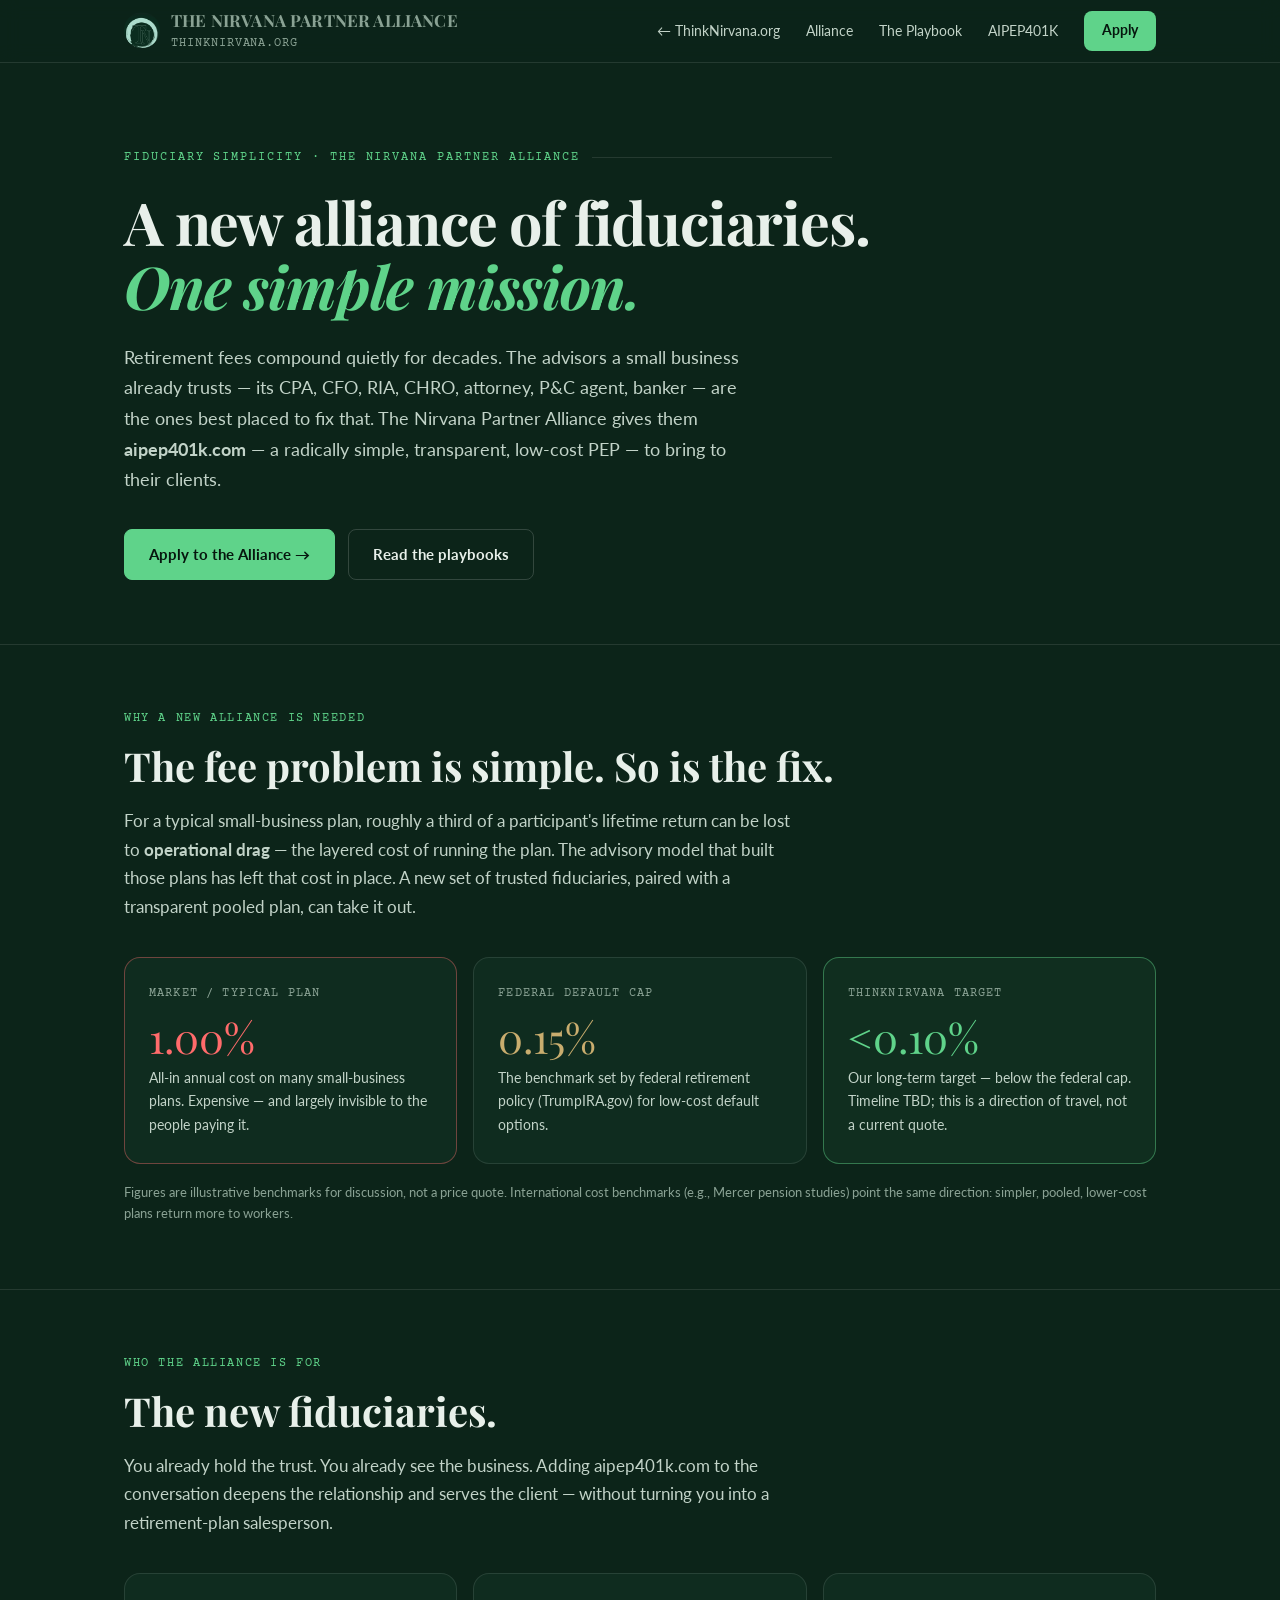
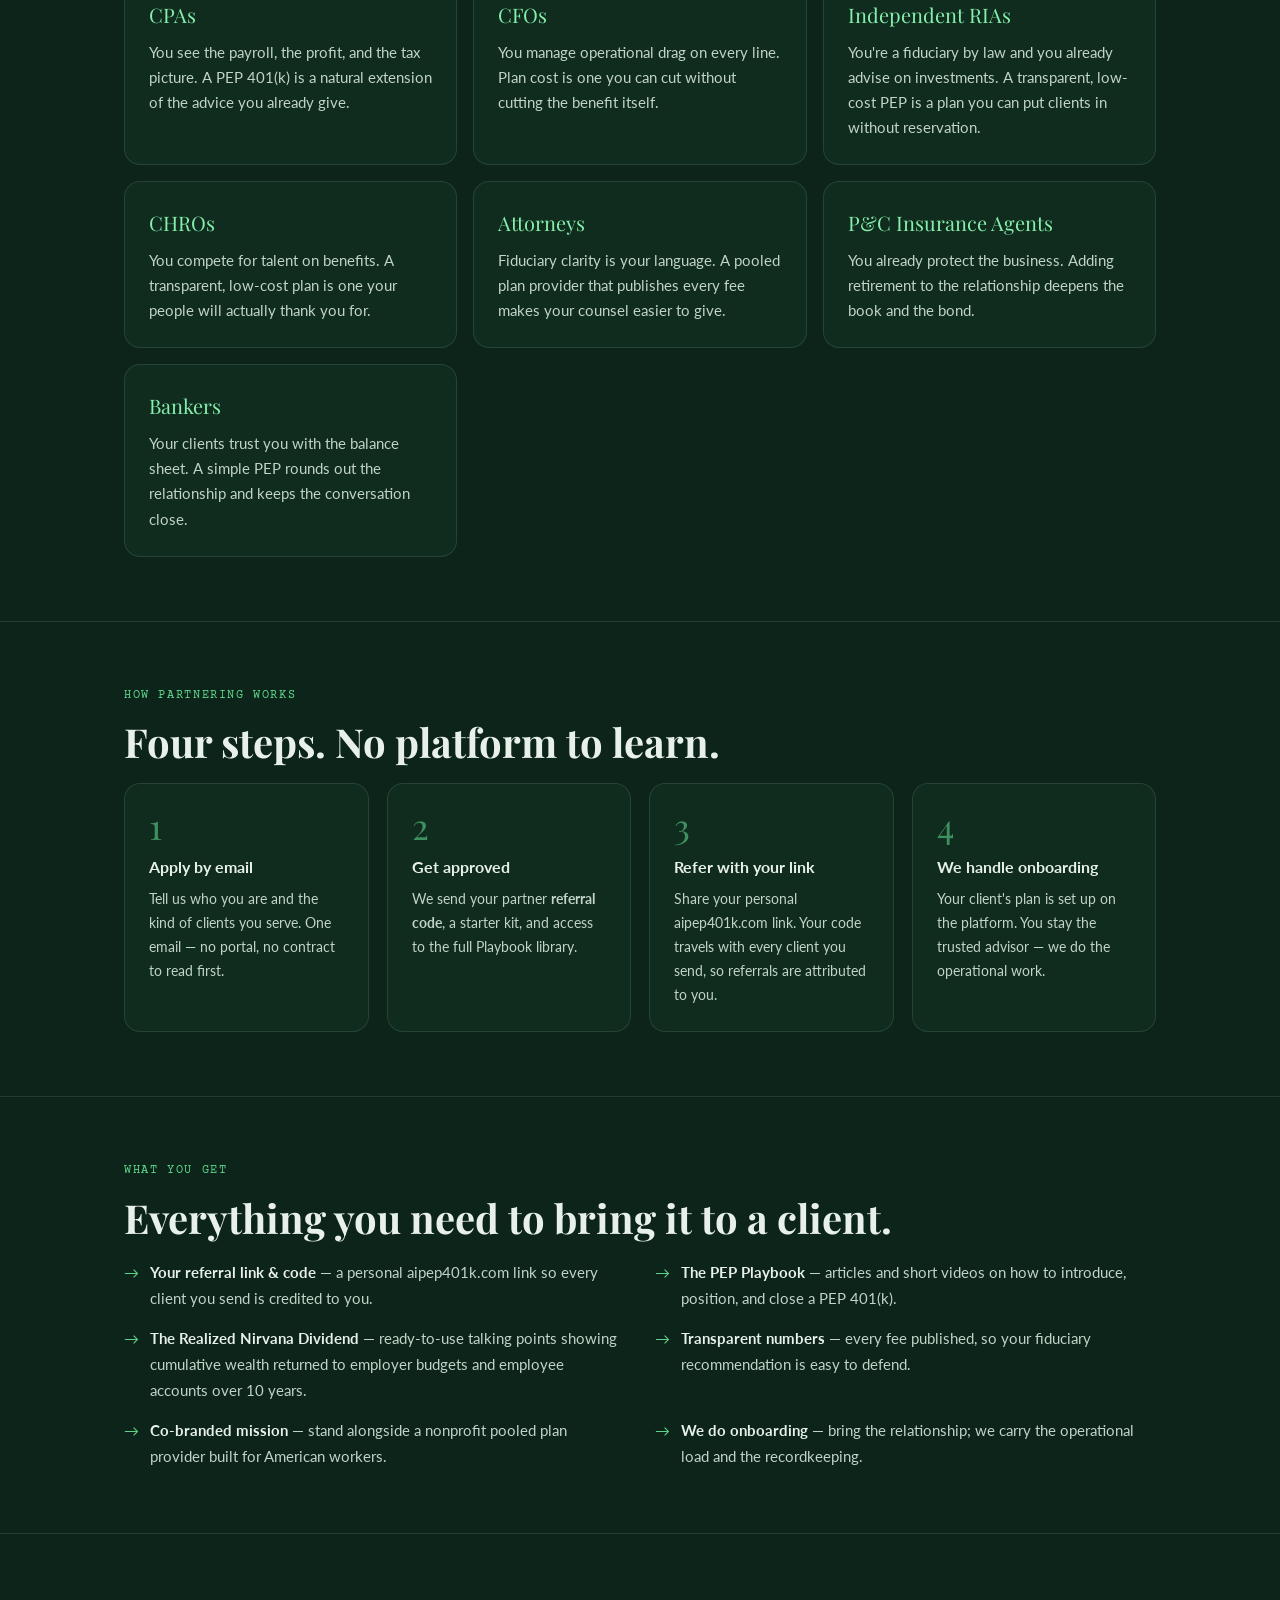
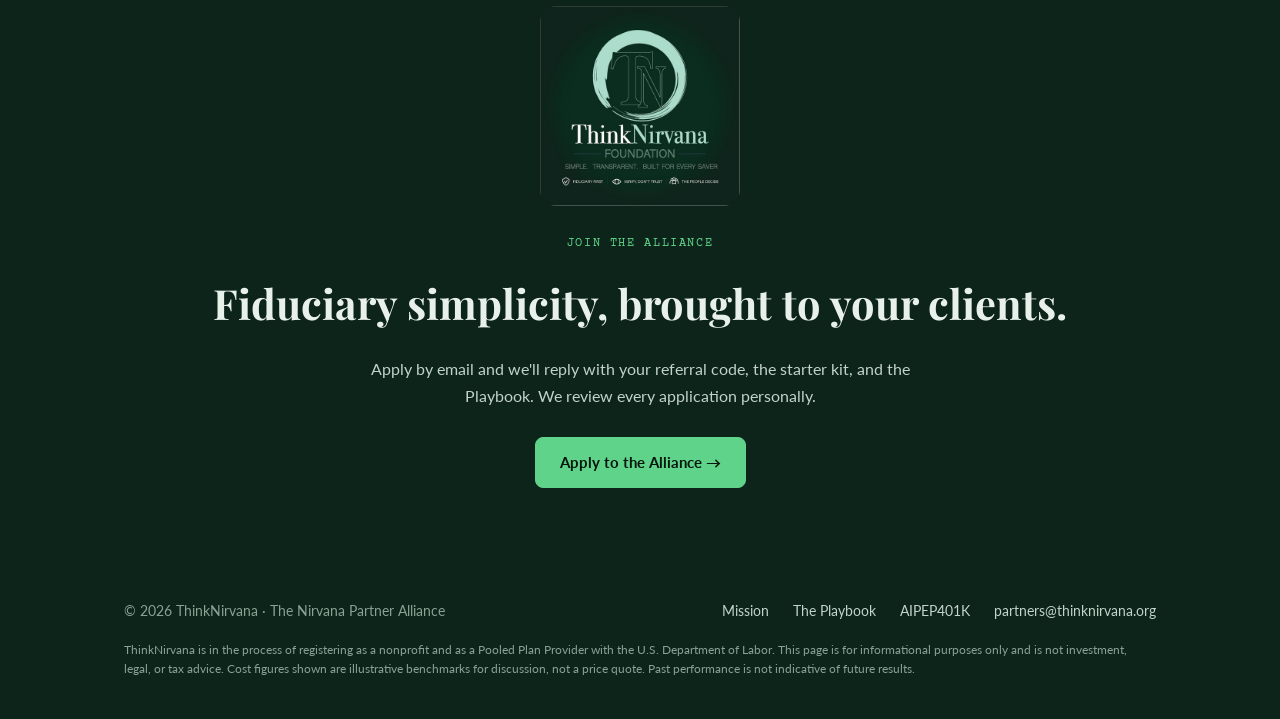
<file: partners/index.html>
<!DOCTYPE html>
<html lang="en">
<head>
  <meta charset="UTF-8"/>
  <meta name="viewport" content="width=device-width, initial-scale=1.0"/>
  <title>Fiduciary Simplicity — The Nirvana Partner Alliance | ThinkNirvana</title>
  <meta name="description" content="The Nirvana Partner Alliance equips CPAs, CFOs, RIAs, CHROs, attorneys, P&C agents, and bankers to bring a radically simple, low-cost PEP 401(k) to the small businesses they already serve."/>
  <link rel="preconnect" href="https://fonts.googleapis.com"/>
  <link rel="preconnect" href="https://fonts.gstatic.com" crossorigin/>
  <link href="https://fonts.googleapis.com/css2?family=Playfair+Display:ital,wght@0,400;0,700;1,400;1,600&family=Lato:wght@300;400;700&family=Courier+Prime:ital@0;1&display=swap" rel="stylesheet"/>
  <link rel="stylesheet" href="npa.css"/>
  <script async src="https://www.googletagmanager.com/gtag/js?id=G-92TN60N26P"></script>
  <script>window.dataLayer=window.dataLayer||[];function gtag(){dataLayer.push(arguments);}gtag('js',new Date());gtag('config','G-92TN60N26P');gtag('config','G-SLEY2RREEM');</script>
</head>
<body>
<div class="npa">
  <header id="npa-head"></header>

  <!-- hero -->
  <section class="npa-hero">
    <div class="wrap">
      <div class="npa-kicker">Fiduciary Simplicity · The Nirvana Partner Alliance</div>
      <h1>A new alliance of fiduciaries.<br/><em>One simple mission.</em></h1>
      <p class="dek">Retirement fees compound quietly for decades. The advisors a small business already trusts — its CPA, CFO, RIA, CHRO, attorney, P&amp;C agent, banker — are the ones best placed to fix that. The Nirvana Partner Alliance gives them <b>aipep401k.com</b> — a radically simple, transparent, low-cost PEP — to bring to their clients.</p>
      <div class="actions">
        <a class="btn btn-green" href="mailto:partners@thinknirvana.org?subject=Nirvana%20Partner%20Alliance%20%E2%80%94%20Application&body=Name%3A%0AFirm%2FCompany%3A%0AMy%20role%20(CPA%20%2F%20CFO%20%2F%20RIA%20%2F%20CHRO%20%2F%20Attorney%20%2F%20P%26C%20Agent%20%2F%20Banker)%3A%0AApprox.%20%23%20of%20small-business%20clients%20I%20serve%3A%0ABest%20email%20%26%20phone%3A%0AAnything%20you%27d%20like%20us%20to%20know%3A%0A">Apply to the Alliance →</a>
        <a class="btn btn-ghost" href="/partners/insights/">Read the playbooks</a>
      </div>
    </div>
  </section>

  <!-- the problem / the math -->
  <section class="npa-sec">
    <div class="wrap">
      <div class="npa-eyebrow">Why a new alliance is needed</div>
      <h2 class="npa-h2">The fee problem is simple. So is the fix.</h2>
      <p class="npa-lead">For a typical small-business plan, roughly a third of a participant's lifetime return can be lost to <b>operational drag</b> — the layered cost of running the plan. The advisory model that built those plans has left that cost in place. A new set of trusted fiduciaries, paired with a transparent pooled plan, can take it out.</p>

      <div class="npa-math">
        <div class="npa-tier market">
          <div class="lbl">Market / Typical plan</div>
          <div class="val">1.00%</div>
          <div class="sub">All-in annual cost on many small-business plans. Expensive — and largely invisible to the people paying it.</div>
        </div>
        <div class="npa-tier cap">
          <div class="lbl">Federal default cap</div>
          <div class="val">0.15%</div>
          <div class="sub">The benchmark set by federal retirement policy (TrumpIRA.gov) for low-cost default options.</div>
        </div>
        <div class="npa-tier nirvana">
          <div class="lbl">ThinkNirvana target</div>
          <div class="val">&lt;0.10%</div>
          <div class="sub">Our long-term target — below the federal cap. Timeline TBD; this is a direction of travel, not a current quote.</div>
        </div>
      </div>
      <p class="npa-fineprint">Figures are illustrative benchmarks for discussion, not a price quote. International cost benchmarks (e.g., Mercer pension studies) point the same direction: simpler, pooled, lower-cost plans return more to workers.</p>
    </div>
  </section>

  <!-- who it's for -->
  <section class="npa-sec">
    <div class="wrap">
      <div class="npa-eyebrow">Who the Alliance is for</div>
      <h2 class="npa-h2">The new fiduciaries.</h2>
      <p class="npa-lead">You already hold the trust. You already see the business. Adding aipep401k.com to the conversation deepens the relationship and serves the client — without turning you into a retirement-plan salesperson.</p>
      <div class="npa-aud">
        <div class="npa-aud-card"><div class="role">CPAs</div><p>You see the payroll, the profit, and the tax picture. A PEP 401(k) is a natural extension of the advice you already give.</p></div>
        <div class="npa-aud-card"><div class="role">CFOs</div><p>You manage operational drag on every line. Plan cost is one you can cut without cutting the benefit itself.</p></div>
        <div class="npa-aud-card"><div class="role">Independent RIAs</div><p>You're a fiduciary by law and you already advise on investments. A transparent, low-cost PEP is a plan you can put clients in without reservation.</p></div>
        <div class="npa-aud-card"><div class="role">CHROs</div><p>You compete for talent on benefits. A transparent, low-cost plan is one your people will actually thank you for.</p></div>
        <div class="npa-aud-card"><div class="role">Attorneys</div><p>Fiduciary clarity is your language. A pooled plan provider that publishes every fee makes your counsel easier to give.</p></div>
        <div class="npa-aud-card"><div class="role">P&amp;C Insurance Agents</div><p>You already protect the business. Adding retirement to the relationship deepens the book and the bond.</p></div>
        <div class="npa-aud-card"><div class="role">Bankers</div><p>Your clients trust you with the balance sheet. A simple PEP rounds out the relationship and keeps the conversation close.</p></div>
      </div>
    </div>
  </section>

  <!-- how it works -->
  <section class="npa-sec">
    <div class="wrap">
      <div class="npa-eyebrow">How partnering works</div>
      <h2 class="npa-h2">Four steps. No platform to learn.</h2>
      <div class="npa-steps">
        <div class="npa-step"><h4>Apply by email</h4><p>Tell us who you are and the kind of clients you serve. One email — no portal, no contract to read first.</p></div>
        <div class="npa-step"><h4>Get approved</h4><p>We send your partner <b>referral code</b>, a starter kit, and access to the full Playbook library.</p></div>
        <div class="npa-step"><h4>Refer with your link</h4><p>Share your personal aipep401k.com link. Your code travels with every client you send, so referrals are attributed to you.</p></div>
        <div class="npa-step"><h4>We handle onboarding</h4><p>Your client's plan is set up on the platform. You stay the trusted advisor — we do the operational work.</p></div>
      </div>
    </div>
  </section>

  <!-- what you get -->
  <section class="npa-sec">
    <div class="wrap">
      <div class="npa-eyebrow">What you get</div>
      <h2 class="npa-h2">Everything you need to bring it to a client.</h2>
      <ul class="npa-benefits">
        <li><b>Your referral link &amp; code</b> — a personal aipep401k.com link so every client you send is credited to you.</li>
        <li><b>The PEP Playbook</b> — articles and short videos on how to introduce, position, and close a PEP 401(k).</li>
        <li><b>The Realized Nirvana Dividend</b> — ready-to-use talking points showing cumulative wealth returned to employer budgets and employee accounts over 10 years.</li>
        <li><b>Transparent numbers</b> — every fee published, so your fiduciary recommendation is easy to defend.</li>
        <li><b>Co-branded mission</b> — stand alongside a nonprofit pooled plan provider built for American workers.</li>
        <li><b>We do onboarding</b> — bring the relationship; we carry the operational load and the recordkeeping.</li>
      </ul>
    </div>
  </section>

  <!-- CTA band -->
  <section class="npa-cta-band">
    <div class="wrap">
      <img class="npa-seal" src="assets/thinknirvana-foundation.png" alt="ThinkNirvana Foundation — Simple. Transparent. Built for every saver."/>
      <div class="npa-eyebrow" style="justify-content:center">Join the Alliance</div>
      <h2 class="serif">Fiduciary simplicity, brought to your clients.</h2>
      <p>Apply by email and we'll reply with your referral code, the starter kit, and the Playbook. We review every application personally.</p>
      <a class="btn btn-green" href="mailto:partners@thinknirvana.org?subject=Nirvana%20Partner%20Alliance%20%E2%80%94%20Application&body=Name%3A%0AFirm%2FCompany%3A%0AMy%20role%20(CPA%20%2F%20CFO%20%2F%20RIA%20%2F%20CHRO%20%2F%20Attorney%20%2F%20P%26C%20Agent%20%2F%20Banker)%3A%0AApprox.%20%23%20of%20small-business%20clients%20I%20serve%3A%0ABest%20email%20%26%20phone%3A%0AAnything%20you%27d%20like%20us%20to%20know%3A%0A">Apply to the Alliance →</a>
    </div>
  </section>

  <!-- footer -->
  <footer class="npa-foot">
    <div class="wrap">
      <div class="npa-foot-in">
        <span>© 2026 ThinkNirvana · The Nirvana Partner Alliance</span>
        <span>
          <a href="https://thinknirvana.org">Mission</a>
          <a href="/partners/insights/">The Playbook</a>
          <a href="https://aipep401k.com">AIPEP401K</a>
          <a href="mailto:partners@thinknirvana.org">partners@thinknirvana.org</a>
        </span>
      </div>
      <p class="disc">ThinkNirvana is in the process of registering as a nonprofit and as a Pooled Plan Provider with the U.S. Department of Labor. This page is for informational purposes only and is not investment, legal, or tax advice. Cost figures shown are illustrative benchmarks for discussion, not a price quote. Past performance is not indicative of future results.</p>
    </div>
  </footer>

</div>
  <script src="/partners/npa.js"></script>
</body>
</html>
</file>
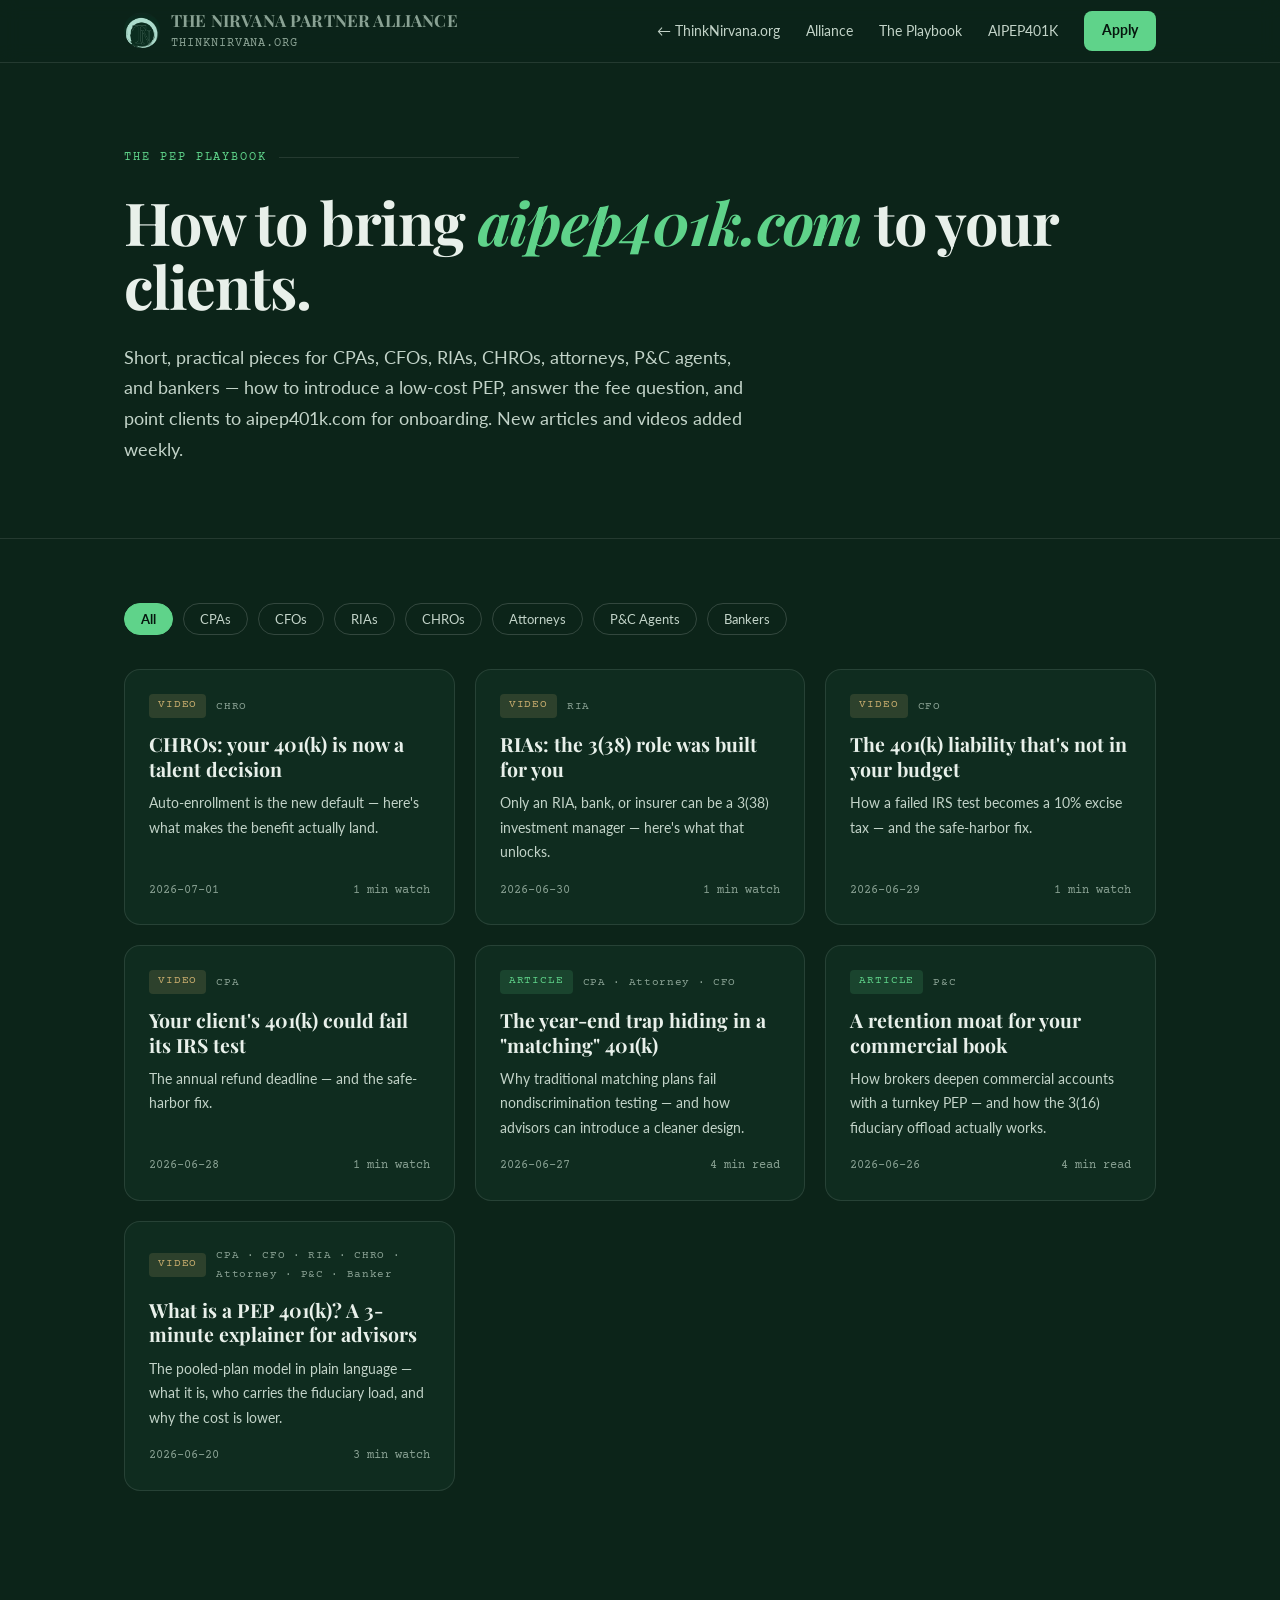
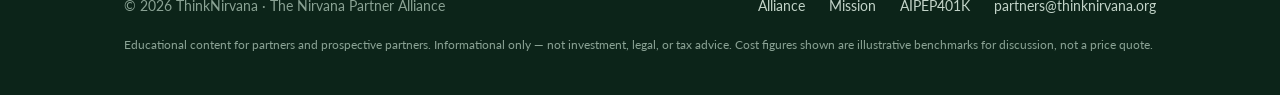
<file: partners/insights/index.html>
<!DOCTYPE html>
<html lang="en">
<head>
  <meta charset="UTF-8"/>
  <meta name="viewport" content="width=device-width, initial-scale=1.0"/>
  <title>The PEP Playbook — Nirvana Partner Alliance | ThinkNirvana</title>
  <meta name="description" content="Articles and videos for the new fiduciaries — how to introduce, position, and close a low-cost PEP 401(k) for the small businesses you serve."/>
  <link rel="preconnect" href="https://fonts.googleapis.com"/>
  <link rel="preconnect" href="https://fonts.gstatic.com" crossorigin/>
  <link href="https://fonts.googleapis.com/css2?family=Playfair+Display:ital,wght@0,400;0,700;1,400;1,600&family=Lato:wght@300;400;700&family=Courier+Prime:ital@0;1&display=swap" rel="stylesheet"/>
  <link rel="stylesheet" href="../npa.css"/>
  <script async src="https://www.googletagmanager.com/gtag/js?id=G-92TN60N26P"></script>
  <script>window.dataLayer=window.dataLayer||[];function gtag(){dataLayer.push(arguments);}gtag('js',new Date());gtag('config','G-92TN60N26P');gtag('config','G-SLEY2RREEM');</script>
</head>
<body>
<div class="npa">
  <header id="npa-head"></header>

  <section class="npa-hero" style="padding-bottom:40px">
    <div class="wrap">
      <div class="npa-kicker">The PEP Playbook</div>
      <h1>How to bring <em>aipep401k.com</em> to your clients.</h1>
      <p class="dek">Short, practical pieces for CPAs, CFOs, RIAs, CHROs, attorneys, P&amp;C agents, and bankers — how to introduce a low-cost PEP, answer the fee question, and point clients to aipep401k.com for onboarding. New articles and videos added weekly.</p>
    </div>
  </section>

  <section class="npa-sec" style="border-bottom:none">
    <div class="wrap">
      <div class="npa-filters" id="filters">
        <button class="npa-pill active" data-aud="all">All</button>
        <button class="npa-pill" data-aud="CPA">CPAs</button>
        <button class="npa-pill" data-aud="CFO">CFOs</button>
        <button class="npa-pill" data-aud="RIA">RIAs</button>
        <button class="npa-pill" data-aud="CHRO">CHROs</button>
        <button class="npa-pill" data-aud="Attorney">Attorneys</button>
        <button class="npa-pill" data-aud="P&amp;C">P&amp;C Agents</button>
        <button class="npa-pill" data-aud="Banker">Bankers</button>
      </div>
      <div class="npa-posts" id="posts"></div>
      <div class="npa-empty" id="empty" style="display:none">No pieces in this category yet — check back soon, or <a href="mailto:partners@thinknirvana.org" style="color:var(--accent)">suggest a topic</a>.</div>
    </div>
  </section>

  <footer class="npa-foot">
    <div class="wrap">
      <div class="npa-foot-in">
        <span>© 2026 ThinkNirvana · The Nirvana Partner Alliance</span>
        <span>
          <a href="/partners/">Alliance</a>
          <a href="https://thinknirvana.org">Mission</a>
          <a href="https://aipep401k.com">AIPEP401K</a>
          <a href="mailto:partners@thinknirvana.org">partners@thinknirvana.org</a>
        </span>
      </div>
      <p class="disc">Educational content for partners and prospective partners. Informational only — not investment, legal, or tax advice. Cost figures shown are illustrative benchmarks for discussion, not a price quote.</p>
    </div>
  </footer>

  <!-- video modal -->
  <div class="npa-modal" id="modal">
    <div class="npa-modal-box">
      <button class="npa-modal-close" id="modalClose" aria-label="Close">&times;</button>
      <div class="frame"><iframe id="modalFrame" src="" allow="accelerated-graphics; autoplay; encrypted-media; picture-in-picture" allowfullscreen></iframe></div>
    </div>
  </div>

</div>

<script>
  let ALL = [], filter = 'all';
  const postsEl = document.getElementById('posts');
  const emptyEl = document.getElementById('empty');

  function esc(s){ return (s||'').replace(/[&<>"]/g, c=>({'&':'&amp;','<':'&lt;','>':'&gt;','"':'&quot;'}[c])); }

  function render(){
    const list = ALL.filter(p => filter==='all' || (p.audience||[]).includes(filter));
    postsEl.innerHTML = '';
    emptyEl.style.display = list.length ? 'none' : 'block';
    list.forEach(p => {
      const isVideo = p.type === 'video';
      const card = document.createElement(isVideo ? 'div' : 'a');
      card.className = 'npa-card';
      if (!isVideo) card.href = p.file;
      const dur = isVideo ? (p.minutes? p.minutes+' min watch':'Video')
                          : (p.minutes? p.minutes+' min read':'Article');
      card.innerHTML =
        '<div class="meta">'+
          '<span class="npa-badge '+(isVideo?'video':'article')+'">'+(isVideo?'Video':'Article')+'</span>'+
          '<span class="aud">'+esc((p.audience||[]).join(' · '))+'</span>'+
        '</div>'+
        '<h3>'+esc(p.title)+'</h3>'+
        '<p class="cdek">'+esc(p.dek)+'</p>'+
        '<div class="cfoot"><span>'+esc(p.date||'')+'</span><span>'+dur+'</span></div>';
      if (isVideo) card.addEventListener('click', ()=>openVideo(p.embedUrl, p.orientation));
      postsEl.appendChild(card);
    });
  }

  // filters
  document.getElementById('filters').addEventListener('click', e=>{
    const b = e.target.closest('.npa-pill'); if(!b) return;
    document.querySelectorAll('.npa-pill').forEach(x=>x.classList.remove('active'));
    b.classList.add('active');
    filter = b.dataset.aud.replace('&amp;','&');
    render();
  });

  // video modal
  const modal = document.getElementById('modal');
  const modalBox = modal.querySelector('.npa-modal-box');
  const frame = document.getElementById('modalFrame');
  function openVideo(url, orientation){
    modalBox.classList.toggle('vertical', orientation === 'vertical');
    frame.src = url; modal.classList.add('open');
  }
  function closeVideo(){ modal.classList.remove('open'); frame.src = ''; }
  document.getElementById('modalClose').addEventListener('click', closeVideo);
  modal.addEventListener('click', e=>{ if(e.target===modal) closeVideo(); });
  document.addEventListener('keydown', e=>{ if(e.key==='Escape') closeVideo(); });

  // load manifest (newest first)
  fetch('posts.json', {cache:'no-store'})
    .then(r=>r.json())
    .then(d=>{ ALL = (d.posts||[]).sort((a,b)=> (b.date||'').localeCompare(a.date||'')); render(); })
    .catch(()=>{ emptyEl.textContent='Playbook is loading soon.'; emptyEl.style.display='block'; });
</script>
  <script src="/partners/npa.js"></script>
</body>
</html>
</file>
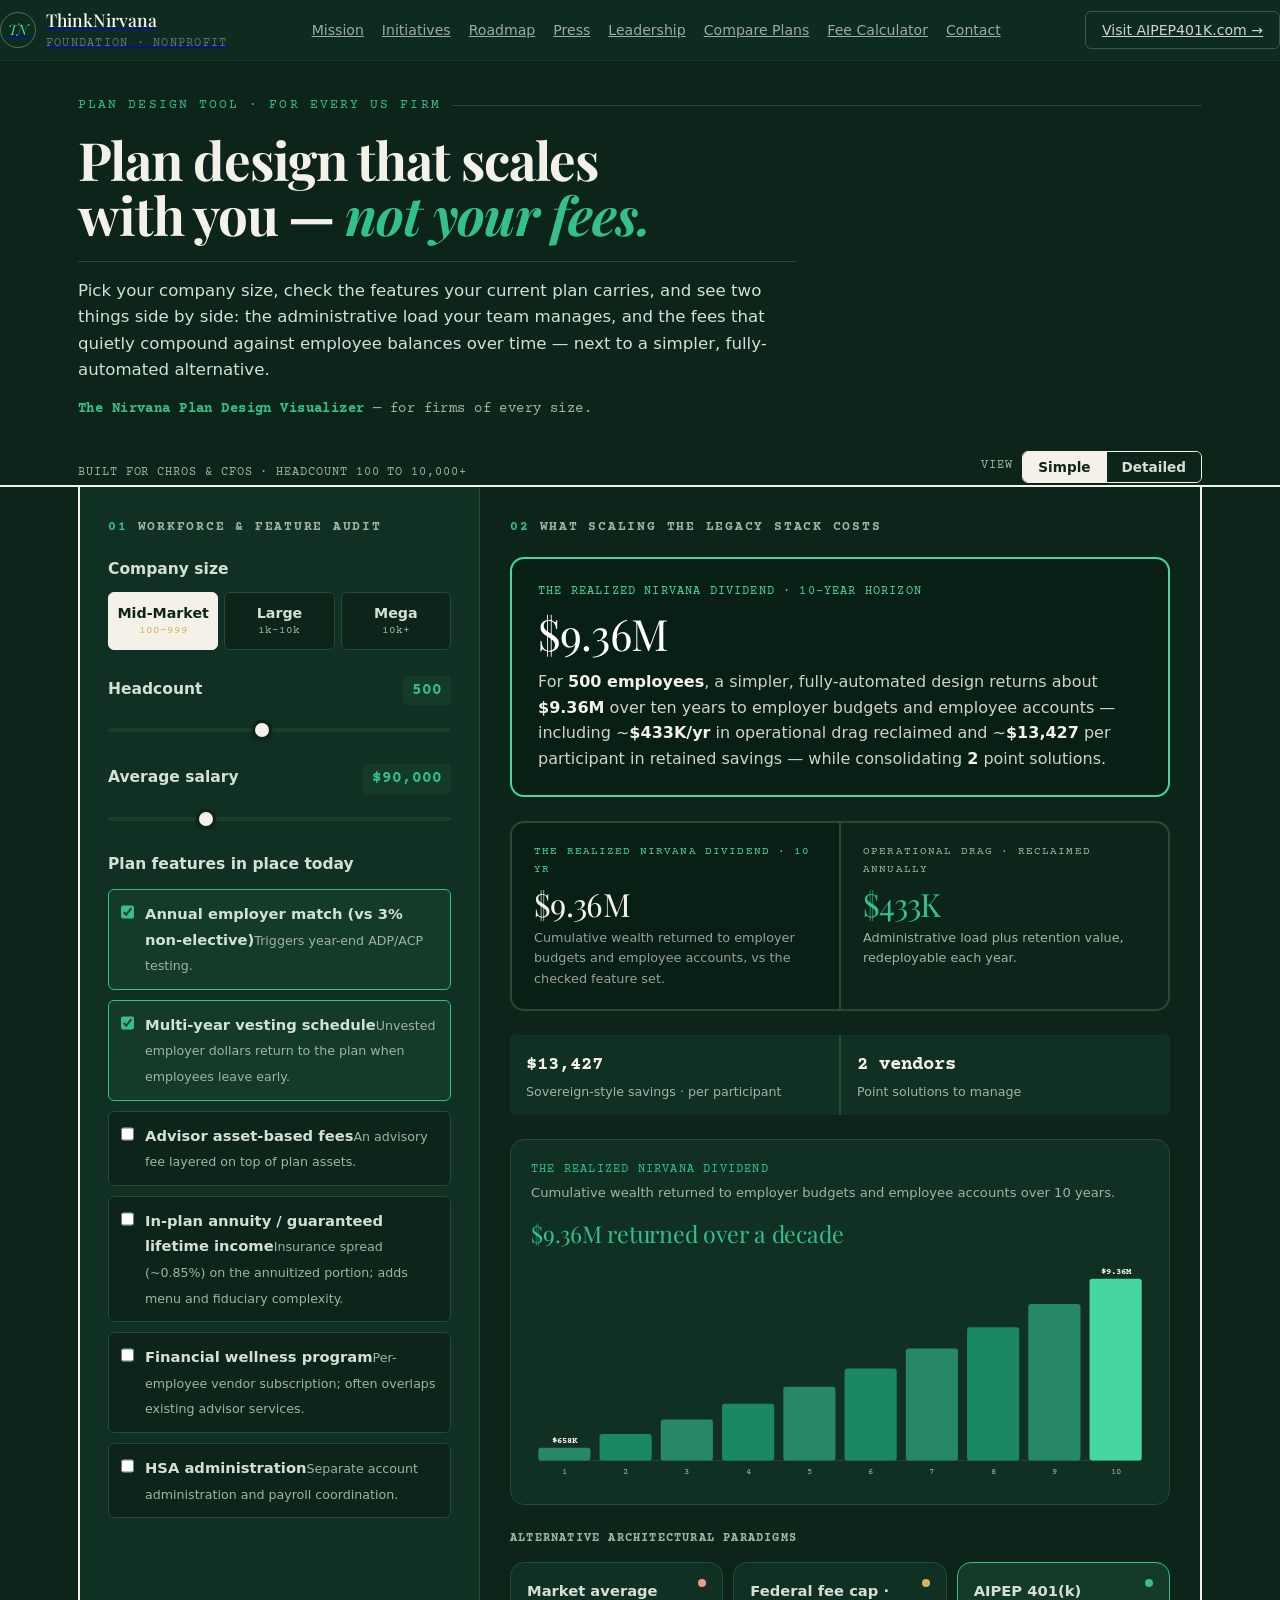
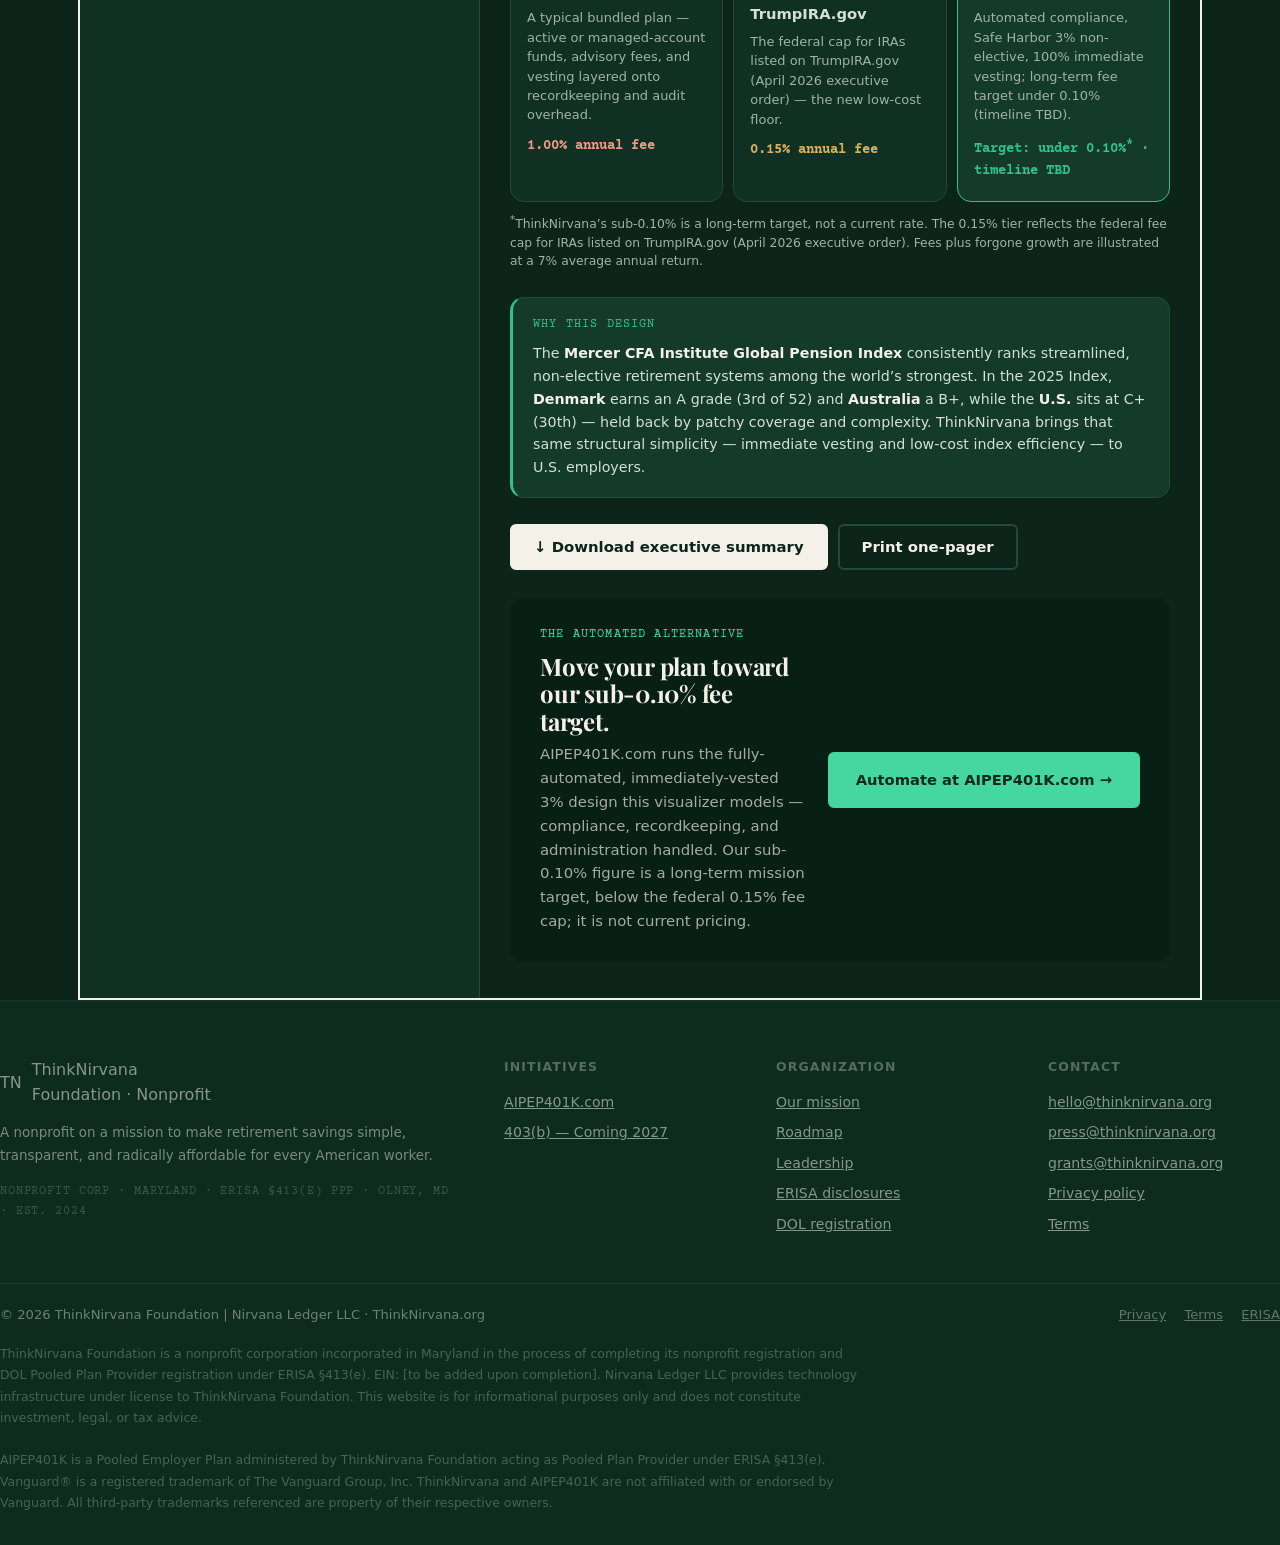
<file: tools/plan-design-visualizer/index.html>
<!DOCTYPE html>
<html lang="en">
<head>
<meta charset="UTF-8"/>
<!-- Google tag (gtag.js) -->
<script async src="https://www.googletagmanager.com/gtag/js?id=G-92TN60N26P"></script>
<script>
  window.dataLayer = window.dataLayer || [];
  function gtag(){dataLayer.push(arguments);}
  gtag('js', new Date());
  gtag('config', 'G-92TN60N26P');
  gtag('config', 'G-SLEY2RREEM');
</script>
<meta name="viewport" content="width=device-width, initial-scale=1.0"/>
<title>Nirvana Plan Design Visualizer — plan design for every US firm | ThinkNirvana</title>
<meta name="description" content="Pick your company size, check the features your current plan carries, and see the administrative load and the fees that compound against employee balances over time — alongside a simpler, fully-automated alternative."/>
<link rel="preconnect" href="https://fonts.googleapis.com"/>
<link rel="preconnect" href="https://fonts.gstatic.com" crossorigin/>
<link href="https://fonts.googleapis.com/css2?family=Playfair+Display:ital,wght@0,400;0,700;1,400;1,600&family=Lato:wght@300;400;700&family=Courier+Prime:ital@0;1&display=swap" rel="stylesheet"/>
<style>
      :root{
    --cream:#0c2419; --cream-2:#103024; --cream-3:#16402d;
    --ink:#f4f1e9; --ink-soft:#d4e0d7; --ink-muted:#9fb3a6;
    --rust:#33c08c; --rust-lt:#46d6a0; --rust-bg:#143a29;
    --forest:#33c08c; --forest-lt:#46d6a0; --forest-bg:#143a29; --forest-deep:#081f15;
    --gold:#d9b25a; --gold-bg:#2a2415;
    --red:#ef9a86; --red-bg:#3a201c;
    --border:#244a38; --r:6px; --r-lg:14px;
    --mono:'Courier Prime',monospace; --serif:'Playfair Display',serif; --sans:system-ui,-apple-system,'Segoe UI',Roboto,Helvetica,Arial,sans-serif;
  }
  *,*::before,*::after{box-sizing:border-box;margin:0;padding:0;}
  html{scroll-behavior:smooth;}
  body{font-family:var(--sans);background:var(--cream);color:var(--ink);line-height:1.6;-webkit-font-smoothing:antialiased;}
  .wrap{max-width:1180px;margin:0 auto;padding:0 28px;}
  body.simple .detail-only{display:none!important;}
  body.detailed .simple-only{display:none!important;}

  /* masthead */
  .masthead{border-bottom:2px solid var(--ink);background:var(--cream);}
  .masthead-top{display:flex;align-items:center;justify-content:space-between;height:64px;border-bottom:1px solid var(--border);}
  .brand{display:flex;align-items:center;gap:11px;text-decoration:none;color:var(--ink);}
  .lotus{width:36px;height:36px;border:2px solid var(--ink);border-radius:50%;display:flex;align-items:center;justify-content:center;font-family:var(--serif);font-style:italic;color:var(--rust);font-size:0.95rem;}
  .brand-name{font-family:var(--serif);font-size:1.18rem;letter-spacing:-.01em;}
  .brand-dot{color:var(--rust);}
  .masthead-meta{font-family:var(--mono);font-size:0.77rem;letter-spacing:.1em;text-transform:uppercase;color:var(--ink-muted);text-align:right;line-height:1.5;}
  .masthead-title{padding:34px 0 24px;}
  .kicker{font-family:var(--mono);font-size:0.81rem;letter-spacing:.16em;text-transform:uppercase;color:var(--rust);display:flex;align-items:center;gap:12px;margin-bottom:16px;}
  .kicker::after{content:'';flex:1;height:1px;background:var(--border);}
  .masthead-title h1{font-family:var(--serif);font-size:clamp(2rem,4.6vw,3.3rem);line-height:1.05;letter-spacing:-.02em;font-weight:700;max-width:17ch;}
  .masthead-title h1 em{font-style:italic;color:var(--rust);}
  .masthead-title .deck{margin-top:18px;max-width:68ch;font-size:1.04rem;color:var(--ink-soft);border-top:1px solid var(--border);padding-top:16px;}
  .tagline{margin-top:14px;font-family:var(--mono);font-size:0.89rem;letter-spacing:.03em;color:var(--ink-muted);}
  .tagline b{color:var(--forest);font-weight:700;}

  .toolbar{display:flex;align-items:flex-end;justify-content:space-between;gap:16px;margin-top:6px;flex-wrap:wrap;padding-bottom:2px;}
  .persona-note{font-family:var(--mono);font-size:0.73rem;letter-spacing:.08em;text-transform:uppercase;color:var(--ink-muted);}
  .viewtoggle{display:flex;align-items:center;gap:9px;}
  .viewtoggle .vt-label{font-family:var(--mono);font-size:0.73rem;letter-spacing:.1em;text-transform:uppercase;color:var(--ink-muted);}
  .seg-view{display:flex;border:1.5px solid var(--ink);border-radius:var(--r);overflow:hidden;}
  .seg-view button{appearance:none;border:none;background:var(--cream);color:var(--ink-soft);font-family:var(--sans);font-size:0.85rem;font-weight:700;padding:7px 15px;cursor:pointer;transition:background .15s,color .15s;}
  .seg-view button.on{background:var(--ink);color:var(--cream);}
  .seg-view button:first-child{border-right:1.5px solid var(--ink);}

  /* layout */
  .frame{border:2px solid var(--ink);border-top:none;background:var(--cream);}
  .grid{display:grid;grid-template-columns:400px 1fr;}
  @media(max-width:920px){.grid{grid-template-columns:1fr;}}
  .inputs{padding:30px 28px;border-right:1px solid var(--border);background:var(--cream-2);}
  @media(max-width:920px){.inputs{border-right:none;border-bottom:1px solid var(--border);}}
  .inputs h2,.results h2{font-family:var(--mono);font-size:0.79rem;letter-spacing:.14em;text-transform:uppercase;color:var(--ink-muted);margin-bottom:20px;display:flex;align-items:center;gap:10px;}
  .inputs h2::before{content:'01';font-weight:700;color:var(--rust);}
  .results h2::before{content:'02';font-weight:700;color:var(--rust);}

  /* segment selector */
  .seg3{display:grid;grid-template-columns:1fr 1fr 1fr;gap:6px;margin-bottom:26px;}
  .seg3 button{appearance:none;cursor:pointer;border:1.5px solid var(--border);background:var(--cream);border-radius:var(--r);padding:12px 6px;text-align:center;transition:all .15s;}
  .seg3 button .s-name{display:block;font-family:var(--sans);font-weight:700;font-size:0.89rem;color:var(--ink-soft);}
  .seg3 button .s-sub{display:block;font-family:var(--mono);font-size:0.71rem;color:var(--ink-muted);margin-top:3px;}
  .seg3 button.on{background:var(--ink);border-color:var(--ink);}
  .seg3 button.on .s-name{color:var(--cream);}
  .seg3 button.on .s-sub{color:var(--gold);}

  .field{margin-bottom:24px;}
  .field-head{display:flex;justify-content:space-between;align-items:baseline;margin-bottom:9px;}
  .field-label{font-size:0.97rem;font-weight:700;color:var(--ink-soft);}
  .field-val{font-family:var(--mono);font-size:1rem;font-weight:700;color:var(--rust);background:var(--rust-bg);padding:2px 9px;border-radius:4px;}
  .field-sub{font-size:0.81rem;color:var(--ink-muted);margin-top:7px;line-height:1.4;}

  input[type=range]{-webkit-appearance:none;appearance:none;width:100%;height:4px;background:var(--cream-3);border-radius:3px;outline:none;}
  input[type=range]::-webkit-slider-thumb{-webkit-appearance:none;appearance:none;width:20px;height:20px;border-radius:50%;background:var(--ink);cursor:pointer;border:3px solid var(--cream);box-shadow:0 1px 4px rgba(0,0,0,.25);transition:background .15s;}
  input[type=range]::-webkit-slider-thumb:hover{background:var(--rust);}
  input[type=range]::-moz-range-thumb{width:20px;height:20px;border-radius:50%;background:var(--ink);cursor:pointer;border:3px solid var(--cream);}
  input[type=range]:focus-visible::-webkit-slider-thumb{outline:2px solid var(--rust);outline-offset:2px;}

  .feat-label{font-size:0.97rem;font-weight:700;color:var(--ink-soft);display:block;margin:4px 0 12px;}
  .check-row{display:flex;align-items:flex-start;gap:11px;padding:11px 12px;border:1.5px solid var(--border);border-radius:var(--r);margin-bottom:10px;cursor:pointer;background:var(--cream);transition:border-color .15s,background .15s;}
  .check-row:hover{border-color:var(--ink);}
  .check-row.on{border-color:var(--rust);background:var(--rust-bg);}
  .check-row input{margin-top:3px;accent-color:var(--rust);width:16px;height:16px;cursor:pointer;}
  .check-row .ck-label{font-size:0.92rem;font-weight:700;color:var(--ink-soft);}
  .check-row .ck-sub{font-size:0.79rem;color:var(--ink-muted);margin-top:2px;line-height:1.4;}

  /* results */
  .results{padding:30px 30px 36px;}
  .takeaway{border:2px solid var(--forest-lt);border-radius:var(--r-lg);padding:24px 26px;margin-bottom:24px;background:var(--forest-deep);color:#f4f1e9;}
  .takeaway .t-eyebrow{font-family:var(--mono);font-size:0.73rem;letter-spacing:.1em;text-transform:uppercase;color:var(--forest-lt);margin-bottom:10px;}
  .takeaway .t-val{font-family:var(--serif);font-size:2.7rem;line-height:1;letter-spacing:-.02em;color:#ffffff;}
  .takeaway .t-sentence{font-size:1rem;color:rgba(244,241,233,.85);margin-top:14px;line-height:1.6;} .takeaway .t-sentence b{color:#fff;}
  .takeaway .t-sentence b{color:var(--ink);}

  .metrics{display:grid;grid-template-columns:1fr 1fr;gap:2px;background:var(--border);border:2px solid var(--border);border-radius:var(--r-lg);overflow:hidden;margin:24px 0;}
  @media(max-width:520px){.metrics{grid-template-columns:1fr;}}
  .metric{background:var(--cream);padding:20px 22px;}
  .metric.feature{background:var(--forest-deep);color:#f4f1e9;}
  .metric .m-label{font-family:var(--mono);font-size:0.71rem;letter-spacing:.1em;text-transform:uppercase;color:var(--ink-muted);margin-bottom:8px;}
  .metric.feature .m-label{color:var(--forest-lt);}
  .metric .m-val{font-family:var(--serif);font-size:2rem;line-height:1;letter-spacing:-.02em;}
  .metric .m-val.forest{color:var(--forest);}
  .metric .m-sub{font-size:0.8rem;color:var(--ink-muted);margin-top:8px;}
  .metric.feature .m-sub{color:rgba(250,247,242,.6);}

  .counters{display:flex;gap:2px;background:var(--border);border-radius:var(--r);overflow:hidden;margin-bottom:24px;}
  @media(max-width:520px){.counters{flex-direction:column;}}
  .counter{flex:1;background:var(--cream-2);padding:15px 16px;}
  .counter .c-val{font-family:var(--mono);font-weight:700;font-size:1.2rem;color:var(--ink);}
  .counter .c-label{font-size:0.79rem;color:var(--ink-muted);margin-top:2px;line-height:1.35;}

  .chart-block{margin:8px 0 24px;border:1px solid var(--border);border-radius:var(--r-lg);padding:20px 20px 12px;background:var(--cream-2);}
  .chart-title{font-family:var(--mono);font-size:0.75rem;letter-spacing:.1em;text-transform:uppercase;color:var(--forest);margin-bottom:4px;} .chart-sub{font-size:0.82rem;color:var(--ink-muted);line-height:1.5;margin-bottom:12px;}
  .chart-headline{font-family:var(--serif);font-size:1.45rem;color:var(--forest);margin-bottom:14px;letter-spacing:-.01em;}
  svg .bar{transition:opacity .15s;} svg .bar:hover{opacity:.82;}

  /* architecture comparison */
  .arch{margin:6px 0 26px;}
  .arch h3{font-family:var(--mono);font-size:0.75rem;letter-spacing:.1em;text-transform:uppercase;color:var(--ink-muted);margin-bottom:14px;}
  .arch-grid{display:grid;grid-template-columns:1fr 1fr 1fr;gap:10px;}
  @media(max-width:680px){.arch-grid{grid-template-columns:1fr;}}
  .arch-card{border:1.5px solid var(--border);border-radius:var(--r-lg);padding:16px 16px 18px;background:var(--cream-2);position:relative;}
  .arch-card .dot{width:8px;height:8px;border-radius:50%;position:absolute;top:16px;right:16px;}
  .arch-card.legacy .dot{background:var(--red);}
  .arch-card.bench .dot{background:var(--gold);}
  .arch-card.nirvana{border-color:var(--forest);background:var(--forest-bg);}
  .arch-card.nirvana .dot{background:var(--forest);}
  .arch-card h4{font-size:0.92rem;font-weight:700;color:var(--ink-soft);margin-bottom:6px;padding-right:14px;}
  .arch-card p{font-size:0.81rem;color:var(--ink-muted);line-height:1.5;min-height:62px;}
  .arch-card .cost{display:block;margin-top:10px;font-family:var(--mono);font-size:0.89rem;font-weight:700;}
  .arch-card.legacy .cost{color:var(--red);}
  .arch-card.bench .cost{color:var(--gold);}
  .arch-card.nirvana .cost{color:var(--forest);}
  .benchmark-note{margin:6px 0 26px;border:1px solid var(--border);border-left:3px solid var(--forest);border-radius:var(--r-lg);padding:18px 20px;background:var(--forest-bg);}
  .benchmark-note .bn-eyebrow{font-family:var(--mono);font-size:0.73rem;letter-spacing:.1em;text-transform:uppercase;color:var(--forest);margin-bottom:8px;}
  .benchmark-note p{font-size:0.89rem;color:var(--ink-soft);line-height:1.6;}
  .benchmark-note p b{color:var(--ink);}

  .actions{display:flex;gap:10px;flex-wrap:wrap;margin:4px 0 28px;}
  .btn{appearance:none;cursor:pointer;font-family:var(--sans);font-size:0.93rem;font-weight:700;padding:12px 22px;border-radius:var(--r);border:2px solid transparent;text-decoration:none;display:inline-flex;align-items:center;gap:8px;transition:all .15s;}
  .btn-dark{background:var(--ink);color:var(--cream);border-color:var(--ink);}
  .btn-dark:hover{background:var(--rust);border-color:var(--rust);}
  .btn-ghost{background:transparent;color:var(--ink);border-color:var(--border);}
  .btn-ghost:hover{border-color:var(--ink);}

  /* AIPEP hand-off */
  .handoff{background:var(--forest-deep);color:#f4f1e9;border-radius:var(--r-lg);padding:28px 30px;display:grid;grid-template-columns:1fr auto;gap:22px;align-items:center;}
  @media(max-width:620px){.handoff{grid-template-columns:1fr;}}
  .handoff .h-eyebrow{font-family:var(--mono);font-size:0.73rem;letter-spacing:.1em;text-transform:uppercase;color:var(--forest-lt);margin-bottom:8px;}
  .handoff h3{font-family:var(--serif);font-size:1.5rem;line-height:1.15;letter-spacing:-.01em;}
  .handoff p{color:rgba(250,247,242,.65);font-size:0.93rem;margin-top:8px;max-width:52ch;}
  .handoff .btn-gold{background:var(--forest-lt);color:#0c2a1e;border-color:var(--forest-lt);font-size:0.92rem;padding:14px 26px;white-space:nowrap;}
  .handoff .btn-gold:hover{background:#23b487;border-color:#23b487;}

  .thesis{background:var(--cream-2);border-top:2px solid var(--ink);padding:40px 0;margin-top:44px;}
  .thesis .wrap{display:grid;grid-template-columns:auto 1fr;gap:26px;align-items:center;}
  @media(max-width:680px){.thesis .wrap{grid-template-columns:1fr;}}
  .thesis h4{font-family:var(--serif);font-size:1.4rem;margin-bottom:8px;letter-spacing:-.01em;}
  .thesis p{color:var(--ink-soft);font-size:0.92rem;max-width:72ch;}
  .footnote{font-family:var(--mono);font-size:0.75rem;color:var(--ink-muted);text-align:center;padding:22px 0 40px;line-height:1.7;}

  @media(prefers-reduced-motion:reduce){*{transition:none!important;}}
  .site-nav { background: #0D2B1E; position: sticky; top: 0; z-index: 100; border-bottom: 1px solid rgba(255,255,255,.06); }
  .site-nav .nav-inner { display: flex; align-items: center; justify-content: space-between; height: 60px; gap: 24px; }
  .site-nav .logo-wrap { display: flex; align-items: center; gap: 10px; flex-shrink: 0; }
  .site-nav .logo-mark { width: 36px; height: 36px; border: 1.5px solid rgba(159,225,203,.4); border-radius: 50%; display: flex; align-items: center; justify-content: center; font-family: 'Playfair Display', serif; font-size: .9rem; font-style: italic; color: #46d6a0; }
  .site-nav .logo-text { color: #FFFFFF; font-family: 'Playfair Display', serif; font-size: 1.1rem; font-weight: 500; }
  .site-nav .logo-sub  { color: rgba(255,255,255,.35); font-size: .78rem; letter-spacing: .1em; font-family: 'Courier Prime', monospace; text-transform: uppercase; }
  .site-nav .nav-links { display: flex; gap: 18px; }
  .site-nav .nav-links a { color: rgba(255,255,255,.6); font-size: .88rem; transition: color .15s; white-space: nowrap; }
  .site-nav .nav-links a:hover { color: #FFFFFF; }
  .site-nav .nav-cta { background: transparent; border: 1px solid rgba(255,255,255,.2); color: rgba(255,255,255,.8); padding: 7px 16px; border-radius: var(--r); font-size: .88rem; transition: all .15s; flex-shrink: 0; }
  .site-nav .nav-cta:hover { border-color: #FFFFFF; color: #FFFFFF; }
  .site-nav .nav-mobile-toggle { display: none; background: none; border: none; color: #FFFFFF; font-size: 1.4rem; }
  footer.site-footer { background: #0D2B1E; color: rgba(255,255,255,.5); padding: 56px 0 32px; border-top: 1px solid rgba(255,255,255,.06); }
  .site-footer .footer-inner { display: grid; grid-template-columns: 2fr 1fr 1fr 1fr; gap: 40px; margin-bottom: 40px; }
  .site-footer .footer-brand p { font-size: .84rem; color: rgba(255,255,255,.45); line-height: 1.7; margin-top: 14px; }
  .site-footer .footer-stamp { font-size: .78rem; font-family: 'Courier Prime', monospace; letter-spacing: .07em; color: rgba(255,255,255,.2); margin-top: 14px; }
  .site-footer .footer-col h5 { font-size: .78rem; font-weight: 600; letter-spacing: .09em; text-transform: uppercase; color: rgba(255,255,255,.3); margin-bottom: 14px; }
  .site-footer .footer-col a { display: block; font-size: .88rem; color: rgba(255,255,255,.5); margin-bottom: 8px; transition: color .15s; }
  .site-footer .footer-col a:hover { color: #FFFFFF; }
  .site-footer hr.footer-divider { border: none; border-top: 1px solid rgba(255,255,255,.07); margin-bottom: 20px; }
  .site-footer .footer-bottom { display: flex; justify-content: space-between; align-items: center; flex-wrap: wrap; gap: 10px; font-size: .82rem; color: rgba(255,255,255,.4); }
  .site-footer .footer-bottom a { color: rgba(255,255,255,.35); margin-left: 14px; }
  .site-footer .footer-bottom a:hover { color: #FFFFFF; }
  .site-footer .footer-disc { font-size: .78rem; line-height: 1.7; color: rgba(255,255,255,.25); margin-top: 18px; max-width: 860px; }
  @media (max-width: 768px) {
    .site-nav .nav-links, .site-nav .nav-cta { display: none; }
    .site-nav .nav-mobile-toggle { display: block; }
    .site-nav .nav-links.open { display: flex; flex-direction: column; position: fixed; top: 60px; left: 0; right: 0; background: #0D2B1E; padding: 20px 24px; gap: 16px; border-bottom: 1px solid rgba(255,255,255,.1); }
    .site-footer .footer-inner { grid-template-columns: 1fr 1fr; gap: 28px; }
  }
</style>
</head>
<body class="simple">

<nav class="site-nav" aria-label="Main navigation">
  <div class="container nav-inner">
    <a href="/" class="logo-wrap" aria-label="ThinkNirvana home">
      <div class="logo-mark">TN</div>
      <div>
        <div class="logo-text">ThinkNirvana</div>
        <div class="logo-sub">Foundation · Nonprofit</div>
      </div>
    </a>
    <div class="nav-links" id="nav-links">
      <a href="/#mission">Mission</a>
      <a href="/#initiatives">Initiatives</a>
      <a href="/#roadmap">Roadmap</a>
      <a href="/#press">Press</a>
      <a href="/#board">Leadership</a>
      <a href="/find-your-plan.html">Compare Plans</a>
      <a href="/#fee-calculator">Fee Calculator</a>
      <a href="/#contact">Contact</a>
    </div>
    <a href="https://aipep401k.com" class="nav-cta">Visit AIPEP401K.com →</a>
    <button class="nav-mobile-toggle" aria-label="Toggle menu" onclick="document.getElementById('nav-links').classList.toggle('open')">☰</button>
  </div>
</nav>

<header class="masthead">
  <div class="wrap">
    <div class="masthead-title">
      <div class="kicker">Plan Design Tool · For Every US Firm</div>
      <h1>Plan design that scales with you — <em>not your fees.</em></h1>
      <p class="deck">Pick your company size, check the features your current plan carries, and see two things side by side: the administrative load your team manages, and the fees that quietly compound against employee balances over time — next to a simpler, fully-automated alternative.</p>
      <p class="tagline"><b>The Nirvana Plan Design Visualizer</b> — for firms of every size.</p>
    </div>
    <div class="toolbar">
      <span class="persona-note">Built for CHROs &amp; CFOs · headcount 100 to 10,000+</span>
      <div class="viewtoggle">
        <span class="vt-label">View</span>
        <div class="seg-view" id="view-toggle">
          <button data-view="simple" class="on">Simple</button>
          <button data-view="detailed">Detailed</button>
        </div>
      </div>
    </div>
  </div>
</header>

<main class="wrap">
  <div class="frame">
    <div class="grid">
      <!-- INPUTS -->
      <div class="inputs">
        <h2>Workforce &amp; feature audit</h2>

        <span class="field-label" style="display:block;margin-bottom:10px;">Company size</span>
        <div class="seg3" id="seg3">
          <button data-seg="mid" class="on"><span class="s-name">Mid-Market</span><span class="s-sub">100–999</span></button>
          <button data-seg="large"><span class="s-name">Large</span><span class="s-sub">1k–10k</span></button>
          <button data-seg="mega"><span class="s-name">Mega</span><span class="s-sub">10k+</span></button>
        </div>

        <div class="field">
          <div class="field-head"><span class="field-label">Headcount</span><span class="field-val" id="hc-out">500</span></div>
          <input type="range" id="hc" min="100" max="999" step="1" value="500"/>
        </div>
        <div class="field">
          <div class="field-head"><span class="field-label">Average salary</span><span class="field-val" id="sal-out">$90,000</span></div>
          <input type="range" id="sal" min="30000" max="250000" step="1000" value="90000"/>
        </div>

        <div class="field" style="margin-bottom:22px;">
          <span class="feat-label" id="feat-title">Plan features in place today</span>
          <div id="features"></div>
        </div>

        <!-- advanced assumptions -->
        <div class="detail-only">
          <div class="field">
            <div class="field-head"><span class="field-label">Annual turnover</span><span class="field-val" id="to-out">15%</span></div>
            <input type="range" id="to" min="3" max="60" step="1" value="15"/>
            <p class="field-sub">Defaults to the SHRM 15% benchmark; adjust to your own attrition.</p>
          </div>
          <div class="field">
            <div class="field-head"><span class="field-label">Avg. account balance</span><span class="field-val" id="bal-out">$100,000</span></div>
            <input type="range" id="bal" min="20000" max="300000" step="5000" value="100000"/>
          </div>
          <div class="field">
            <div class="field-head"><span class="field-label">Participation rate</span><span class="field-val" id="part-out">75%</span></div>
            <input type="range" id="part" min="40" max="100" step="1" value="75"/>
          </div>
          <div class="field">
            <div class="field-head"><span class="field-label">Assumed gross return</span><span class="field-val" id="ret-out">7.0%</span></div>
            <input type="range" id="ret" min="3" max="9" step="0.5" value="7"/>
            <p class="field-sub">Used only to project how fee differences compound. The same return is applied to both designs.</p>
          </div>
        </div>
      </div>

      <!-- RESULTS -->
      <div class="results">
        <h2>What scaling the legacy stack costs</h2>

        <div class="takeaway simple-only">
          <div class="t-eyebrow" id="take-eyebrow">The Realized Nirvana Dividend · 10-year horizon</div>
          <div class="t-val" id="take-val">—</div>
          <div class="t-sentence" id="take-sentence">—</div>
        </div>

        <div class="metrics">
          <div class="metric feature">
            <div class="m-label" id="m-wealth-label">The Realized Nirvana Dividend · 10 yr</div>
            <div class="m-val" id="m-wealth">—</div>
            <div class="m-sub" id="m-wealth-sub">The gap between our sub-0.10% fee <em>target</em> and the checked feature set, compounded over ten years.</div>
          </div>
          <div class="metric">
            <div class="m-label">Operational Drag · reclaimed annually</div>
            <div class="m-val forest" id="m-employer">—</div>
            <div class="m-sub">Administrative load plus retention value, redeployable each year.</div>
          </div>
        </div>

        <div class="counters">
          <div class="counter"><div class="c-val" id="c-perpart">—</div><div class="c-label">Sovereign-style savings · per participant</div></div>
          <div class="counter"><div class="c-val" id="c-vendors">—</div><div class="c-label">Point solutions to manage</div></div>
          <div class="counter detail-only"><div class="c-val" id="c-hours">—</div><div class="c-label">HR admin hours saved / yr</div></div>
        </div>

        <div class="chart-block">
          <div class="chart-title">The Realized Nirvana Dividend</div>
          <div class="chart-sub">Cumulative wealth returned to employer budgets and employee accounts over 10 years.</div>
          <div class="chart-headline" id="chart-head">—</div>
          <svg id="chart" viewBox="0 0 680 240" width="100%" role="img" aria-label="Ten-year cumulative employee wealth retained"></svg>
        </div>

        <div class="arch">
          <h3>Alternative Architectural Paradigms</h3>
          <div class="arch-grid">
            <div class="arch-card legacy"><span class="dot"></span><h4>Market average</h4><p>A typical bundled plan — active or managed-account funds, advisory fees, and vesting layered onto recordkeeping and audit overhead.</p><span class="cost">1.00% annual fee</span></div>
            <div class="arch-card bench"><span class="dot"></span><h4>Federal fee cap · TrumpIRA.gov</h4><p>The federal cap for IRAs listed on TrumpIRA.gov (April 2026 executive order) — the new low-cost floor.</p><span class="cost">0.15% annual fee</span></div>
            <div class="arch-card nirvana"><span class="dot"></span><h4 id="alt-name">ThinkNirvana AIPEP</h4><p id="alt-desc">Safe Harbor 3% non-elective, 100% immediate vesting, automated compliance, zero-touch administration. Long-term fee target under 0.10% (timeline TBD).</p><span class="cost">Target: under 0.10%<sup>*</sup> · timeline TBD</span></div>
          </div>
          <p style="font-size:0.77rem;color:var(--ink-muted);margin-top:10px;line-height:1.5;"><sup>*</sup>ThinkNirvana&rsquo;s sub-0.10% is a long-term target, not a current rate. The 0.15% tier reflects the federal fee cap for IRAs listed on TrumpIRA.gov (April 2026 executive order). Fees plus forgone growth are illustrated at a 7% average annual return.</p>
        </div>

        <div class="benchmark-note">
          <div class="bn-eyebrow">Why this design</div>
          <p>The <b>Mercer CFA Institute Global Pension Index</b> consistently ranks streamlined, non-elective retirement systems among the world&rsquo;s strongest. In the 2025 Index, <b>Denmark</b> earns an A grade (3rd of 52) and <b>Australia</b> a B+, while the <b>U.S.</b> sits at C+ (30th) — held back by patchy coverage and complexity. ThinkNirvana brings that same structural simplicity — immediate vesting and low-cost index efficiency — to U.S. employers.</p>
        </div>

        <div class="actions">
          <button class="btn btn-dark" id="export">↓ Download executive summary</button>
          <button class="btn btn-ghost" id="print">Print one-pager</button>
        </div>

        <div class="handoff">
          <div>
            <div class="h-eyebrow">The automated alternative</div>
            <h3 id="handoff-head">Move your plan toward our sub-0.10% fee target.</h3>
            <p>AIPEP401K.com runs the fully-automated, immediately-vested 3% design this visualizer models — compliance, recordkeeping, and administration handled. Our sub-0.10% figure is a long-term mission target, below the federal 0.15% fee cap; it is not current pricing.</p>
          </div>
          <a class="btn btn-gold" href="https://aipep401k.com" target="_blank" rel="noopener">Automate at AIPEP401K.com →</a>
        </div>
      </div>
    </div>
  </div>
</main>

<footer class="site-footer">
  <div class="container">
    <div class="footer-inner">
      <div class="footer-brand">
        <div style="display:flex;align-items:center;gap:10px">
          <div class="logo-mark">TN</div>
          <div>
            <div class="logo-text">ThinkNirvana</div>
            <div class="logo-sub">Foundation · Nonprofit</div>
          </div>
        </div>
        <p>A nonprofit on a mission to make retirement savings simple, transparent, and radically affordable for every American worker.</p>
        <div class="footer-stamp">NONPROFIT CORP · MARYLAND · ERISA §413(E) PPP · OLNEY, MD · EST. 2024</div>
      </div>
      <div class="footer-col">
        <h5>Initiatives</h5>
        <a href="https://aipep401k.com">AIPEP401K.com</a>
        <a href="#">403(b) — Coming 2027</a>
      </div>
      <div class="footer-col">
        <h5>Organization</h5>
        <a href="/#mission">Our mission</a>
        <a href="/#roadmap">Roadmap</a>
        <a href="/#board">Leadership</a>
        <a href="/privacy.html">ERISA disclosures</a>
        <a href="#">DOL registration</a>
      </div>
      <div class="footer-col">
        <h5>Contact</h5>
        <a href="mailto:hello@thinknirvana.org">hello@thinknirvana.org</a>
        <a href="mailto:press@thinknirvana.org">press@thinknirvana.org</a>
        <a href="mailto:grants@thinknirvana.org">grants@thinknirvana.org</a>
        <a href="/privacy.html">Privacy policy</a>
        <a href="/privacy.html">Terms</a>
      </div>
    </div>
    <hr class="footer-divider" />
    <div class="footer-bottom">
      <div>© 2026 ThinkNirvana Foundation | Nirvana Ledger LLC · ThinkNirvana.org</div>
      <div>
        <a href="/privacy.html">Privacy</a>
        <a href="/privacy.html">Terms</a>
        <a href="/privacy.html">ERISA</a>
      </div>
    </div>
    <p class="footer-disc">
      ThinkNirvana Foundation is a nonprofit corporation incorporated in Maryland in the process of completing its nonprofit registration and DOL Pooled Plan Provider registration under ERISA §413(e). EIN: [to be added upon completion]. Nirvana Ledger LLC provides technology infrastructure under license to ThinkNirvana Foundation. This website is for informational purposes only and does not constitute investment, legal, or tax advice.<br><br>
      AIPEP401K is a Pooled Employer Plan administered by ThinkNirvana Foundation acting as Pooled Plan Provider under ERISA §413(e). Vanguard® is a registered trademark of The Vanguard Group, Inc. ThinkNirvana and AIPEP401K are not affiliated with or endorsed by Vanguard. All third-party trademarks referenced are property of their respective owners.
    </p>
  </div>
</footer>

<script>
(function(){
  "use strict";

  var usd=function(n){return '$'+Math.round(n).toLocaleString('en-US');};
  var usdC=function(n){var a=Math.abs(n);if(a>=1e6)return '$'+(n/1e6).toFixed(2)+'M';if(a>=1e3)return '$'+(n/1e3).toFixed(0)+'K';return '$'+Math.round(n).toLocaleString('en-US');};
  var $=function(id){return document.getElementById(id);};

  /* ---- segment + feature model ---- */
  var SEG={
    mid:{name:'Mid-Market',min:100,max:999,def:500,baseAdmin:120,attrition:0.12,
      alt:{name:'AIPEP 401(k)',desc:'Automated compliance, Safe Harbor 3% non-elective, 100% immediate vesting; long-term fee target under 0.10% (timeline TBD).'},
      features:[
        {id:'match',label:'Annual employer match (vs 3% non-elective)',sub:'Triggers year-end ADP/ACP testing.',admin:30,aum:0,share:1,retention:true},
        {id:'vesting',label:'Multi-year vesting schedule',sub:'Unvested employer dollars return to the plan when employees leave early.',admin:35,aum:0,share:1,retention:true},
        {id:'advisor',label:'Advisor asset-based fees',sub:'An advisory fee layered on top of plan assets.',admin:0,aum:0.0025,share:1},
        {id:'annuity',label:'In-plan annuity / guaranteed lifetime income',sub:'Insurance spread (~0.85%) on the annuitized portion; adds menu and fiduciary complexity.',admin:15,aum:0.0085,share:0.20},
        {id:'wellness',label:'Financial wellness program',sub:'Per-employee vendor subscription; often overlaps existing advisor services.',admin:36,aum:0,share:1},
        {id:'hsa',label:'HSA administration',sub:'Separate account administration and payroll coordination.',admin:30,aum:0,share:1}
      ]},
    large:{name:'Large Enterprise',min:1000,max:9999,def:3500,baseAdmin:180,attrition:0.16,
      alt:{name:'Direct, zero-touch defaults',desc:'Automated non-elective contributions into low-cost index default portfolios — no payroll-file fracturing across vendors.'},
      features:[
        {id:'managed',label:'Auto-enrolled managed accounts',sub:'≈0.40% AUM on the ~35% of participants enrolled, compounding against their balances.',admin:24,aum:0.0040,share:0.35},
        {id:'plesa',label:'Emergency savings sidecar (PLESA)',sub:'Adds transaction and compliance tracking for small-balance accounts.',admin:30,aum:0,share:1},
        {id:'loans',label:'Student-loan match (SECURE 2.0)',sub:'Requires manual payroll validation and coordination.',admin:48,aum:0,share:1},
        {id:'annuity',label:'In-plan annuity / guaranteed lifetime income',sub:'Insurance spread (~0.85%) on the annuitized portion; adds menu and fiduciary complexity.',admin:15,aum:0.0085,share:0.20},
        {id:'wellness',label:'Financial wellness program',sub:'Per-employee vendor subscription; often overlaps existing advisor services.',admin:36,aum:0,share:1},
        {id:'hsa',label:'HSA administration',sub:'Separate account administration and payroll coordination.',admin:30,aum:0,share:1}
      ]},
    mega:{name:'Mega',min:10000,max:100000,def:25000,baseAdmin:240,attrition:0.20,
      alt:{name:'The Unified Trust (PPP)',desc:'Fully outsourced fiduciary model — ThinkNirvana carries the administrative liability under the pooled-plan framework.'},
      features:[
        {id:'tdf',label:'White-label target-date funds',sub:'A pricing premium versus low-cost index equivalents.',admin:0,aum:0.0020,share:1},
        {id:'consult',label:'Custom consulting / bundled TPA',sub:'Consultant retainers and audit overhead that scale with headcount.',admin:40,aum:0.0005,share:1},
        {id:'nonqual',label:'Non-qualified plan administration',sub:'A separate administrative track for executive deferred comp.',admin:35,aum:0,share:1},
        {id:'annuity',label:'In-plan annuity / guaranteed lifetime income',sub:'Insurance spread (~0.85%) on the annuitized portion; adds menu and fiduciary complexity.',admin:15,aum:0.0085,share:0.20},
        {id:'wellness',label:'Financial wellness program',sub:'Per-employee vendor subscription; often overlaps existing advisor services.',admin:36,aum:0,share:1},
        {id:'hsa',label:'HSA administration',sub:'Separate account administration and payroll coordination.',admin:30,aum:0,share:1}
      ]}
  };

  // NIRVANA_FEE is ThinkNirvana's long-term TARGET (sub-0.10%), not current pricing. Mirrors the
  // storefront's shared FEE_LOWCOST=0.001 / FEE_INDUSTRY=0.01 illustrative constants. Pricing is
  // not disclosed publicly during the negotiation period; figures here are illustrative.
  var GROSS_DEFAULT=0.07, NIRVANA_FEE=0.0010 /*FEE_LOWCOST target*/, LEGACY_BASE_FEE=0.0070 /*~FEE_INDUSTRY w/ features*/, NIRVANA_ADMIN=48, HOURLY=70;

  var seg='mid', checks={};
  var state={};

  function buildFeatures(){
    var box=$('features'); box.innerHTML='';
    checks={};
    SEG[seg].features.forEach(function(f,i){
      var on=(i<2); checks[f.id]=on; // default first two checked
      var row=document.createElement('label');
      row.className='check-row'+(on?' on':'');
      row.innerHTML='<input type="checkbox" '+(on?'checked':'')+' data-fid="'+f.id+'"/>'+
        '<span><span class="ck-label">'+f.label+'</span><span class="ck-sub">'+f.sub+'</span></span>';
      var cb=row.querySelector('input');
      cb.addEventListener('change',function(){checks[f.id]=cb.checked;row.classList.toggle('on',cb.checked);calc();});
      box.appendChild(row);
    });
  }

  function calc(){
    var s=SEG[seg];
    var H=+$('hc').value, S=+$('sal').value, T=+$('to').value/100,
        bal=+$('bal').value, part=+$('part').value/100, gross=+$('ret').value/100;

    $('hc-out').textContent=H.toLocaleString('en-US');
    $('sal-out').textContent=usd(S);
    $('to-out').textContent=(T*100).toFixed(0)+'%';
    $('bal-out').textContent=usd(bal);
    $('part-out').textContent=(part*100).toFixed(0)+'%';
    $('ret-out').textContent=(gross*100).toFixed(1)+'%';

    // legacy fee + admin from checked features
    var legacyFee=LEGACY_BASE_FEE, perHeadAdmin=s.baseAdmin, vendors=0, hasRetentionFeature=false;
    s.features.forEach(function(f){
      if(checks[f.id]){
        legacyFee += f.aum*f.share;
        perHeadAdmin += f.admin;
        vendors++;
        if(f.retention) hasRetentionFeature=true;
      }
    });

    // employer operational value
    var adminSavings=H*perHeadAdmin - H*NIRVANA_ADMIN;
    var hours=Math.round(adminSavings/HOURLY);
    var annualTurnover=H*T, benefitsTurnover=annualTurnover*s.attrition;
    var mitigation=hasRetentionFeature?0.45:0.20;
    var retention=benefitsTurnover*mitigation*(S*1.0);
    var employerAnnual=adminSavings+retention;

    // employee wealth: compound fee gap over 10 years
    var participants=Math.round(H*part);
    var C=(0.03+0.05)*S; // 3% employer + assumed 5% employee deferral
    var bL=bal, bN=bal, series=[];
    for(var y=0;y<10;y++){
      bL=bL*(1+gross-legacyFee)+C;
      bN=bN*(1+gross-NIRVANA_FEE)+C;
      series.push((bN-bL)*participants);
    }
    var wealth10=series[9];
    var perPart=(bN-bL);

    // employer cumulative + combined dividend ("returned to employer budgets AND employee accounts")
    var pluralV=' point solution'+(vendors===1?'':'s');
    var dividendSeries=[], empRun=0;
    for(var y2=0;y2<10;y2++){ empRun+=employerAnnual; dividendSeries.push(series[y2]+empRun); }
    var dividend10=dividendSeries[9];

    $('m-employer').textContent=usdC(employerAnnual);
    $('c-perpart').textContent=usd(perPart);
    $('c-vendors').textContent=vendors+(vendors===1?' vendor':' vendors');
    $('c-hours').textContent=hours.toLocaleString('en-US')+' hrs';

    $('m-wealth-label').textContent='The Realized Nirvana Dividend · 10 yr';
    $('m-wealth').textContent=usdC(dividend10);
    $('m-wealth-sub').innerHTML='Cumulative wealth returned to employer budgets and employee accounts, vs the checked feature set.';

    if(seg==='mega'){
      $('take-eyebrow').textContent='Wealth returned · per participant · 10 yr';
      $('take-val').textContent=usd(perPart)+' / participant';
      $('take-sentence').innerHTML='Across <b>'+participants.toLocaleString('en-US')+' participants</b>, a simpler, fully-automated design returns roughly <b>'+usd(perPart)+
        ' per participant</b> to employee accounts over ten years — and about <b>'+usdC(dividend10)+'</b> in total to employer budgets and employee accounts combined, while reclaiming ~<b>'+usdC(employerAnnual)+
        '/yr</b> in operational drag and consolidating <b>'+vendors+'</b>'+pluralV+'.';
    } else {
      $('take-eyebrow').textContent='The Realized Nirvana Dividend · 10-year horizon';
      $('take-val').textContent=usdC(dividend10);
      $('take-sentence').innerHTML='For <b>'+H.toLocaleString('en-US')+' employees</b>, a simpler, fully-automated design returns about <b>'+usdC(dividend10)+
        '</b> over ten years to employer budgets and employee accounts — including ~<b>'+usdC(employerAnnual)+
        '/yr</b> in operational drag reclaimed and ~<b>'+usd(perPart)+'</b> per participant in retained savings — while consolidating <b>'+vendors+'</b>'+pluralV+'.';
    }

    $('alt-name').textContent=s.alt.name;
    $('alt-desc').textContent=s.alt.desc;
    $('handoff-head').textContent = seg==='mega'
      ? 'Outsource the whole plan — toward our sub-0.10% fee target.'
      : 'Move your plan toward our sub-0.10% fee target.';

    renderChart(dividendSeries);
    $('chart-head').textContent=usdC(dividend10)+' returned over a decade';

    state={seg:s.name,H:H,S:S,T:T,bal:bal,part:part,vendors:vendors,legacyFee:legacyFee,
      wealth10:wealth10,perPart:perPart,dividend10:dividend10,employerAnnual:employerAnnual,hours:hours,series:dividendSeries,alt:s.alt.name};
  }

  function renderChart(values){
    var svg=$('chart'),W=680,H=240,padL=8,padR=8,padB=26,padT=14,n=values.length;
    var max=Math.max.apply(null,values)||1,gap=10,bw=(W-padL-padR-gap*(n-1))/n,chartH=H-padB-padT;
    var ns='http://www.w3.org/2000/svg';
    while(svg.firstChild)svg.removeChild(svg.firstChild);
    var base=document.createElementNS(ns,'line');
    base.setAttribute('x1',padL);base.setAttribute('x2',W-padR);base.setAttribute('y1',H-padB);base.setAttribute('y2',H-padB);
    base.setAttribute('stroke','#244a38');base.setAttribute('stroke-width','1');svg.appendChild(base);
    values.forEach(function(v,i){
      var bh=Math.max(2,(v/max)*chartH),x=padL+i*(bw+gap),y=H-padB-bh;
      var rect=document.createElementNS(ns,'rect');rect.setAttribute('class','bar');
      rect.setAttribute('x',x);rect.setAttribute('y',y);rect.setAttribute('width',bw);rect.setAttribute('height',bh);rect.setAttribute('rx','3');
      rect.setAttribute('fill',i===n-1?'#46d6a0':(i%2?'#1d9e75':'#2c9e78'));
      rect.setAttribute('opacity',i===n-1?'1':'.8');
      var tt=document.createElementNS(ns,'title');tt.textContent='Year '+(i+1)+': '+usd(v);rect.appendChild(tt);
      svg.appendChild(rect);
      var lbl=document.createElementNS(ns,'text');
      lbl.setAttribute('x',x+bw/2);lbl.setAttribute('y',H-padB+15);lbl.setAttribute('text-anchor','middle');
      lbl.setAttribute('font-family',"'Courier Prime',monospace");lbl.setAttribute('font-size','10');lbl.setAttribute('fill','#9fb3a6');
      lbl.textContent=(i+1);svg.appendChild(lbl);
      if(i===0||i===n-1){
        var vt=document.createElementNS(ns,'text');
        vt.setAttribute('x',x+bw/2);vt.setAttribute('y',y-5);vt.setAttribute('text-anchor','middle');
        vt.setAttribute('font-family',"'Courier Prime',monospace");vt.setAttribute('font-size','10');vt.setAttribute('font-weight','700');vt.setAttribute('fill','#f4f1e9');
        vt.textContent=usdC(v);svg.appendChild(vt);
      }
    });
  }

  /* segment switch */
  document.querySelectorAll('#seg3 button').forEach(function(b){
    b.addEventListener('click',function(){
      document.querySelectorAll('#seg3 button').forEach(function(x){x.classList.remove('on');});
      b.classList.add('on'); seg=b.getAttribute('data-seg');
      var s=SEG[seg],sl=$('hc');
      sl.min=s.min; sl.max=s.max; sl.value=s.def;
      $('feat-title').textContent='Plan features in place today';
      buildFeatures(); calc();
    });
  });

  /* view toggle */
  document.querySelectorAll('#view-toggle button').forEach(function(b){
    b.addEventListener('click',function(){
      document.querySelectorAll('#view-toggle button').forEach(function(x){x.classList.remove('on');});
      b.classList.add('on'); document.body.className=b.getAttribute('data-view');
    });
  });

  ['hc','sal','to','bal','part','ret'].forEach(function(id){$(id).addEventListener('input',calc);});

  /* export */
  function summaryHTML(title,rows,footer){
    var body=rows.map(function(r){return '<tr><td style="padding:9px 0;border-bottom:1px solid #ddd5c8;font-weight:700">'+r[0]+'</td><td style="padding:9px 0;border-bottom:1px solid #ddd5c8;text-align:right;font-family:monospace;font-weight:700;color:'+(r[2]||'#1c1a17')+'">'+r[1]+'</td></tr>';}).join('');
    return '<!DOCTYPE html><html><head><meta charset="utf-8"><title>'+title+'</title>'+
      '<style>body{font-family:Georgia,serif;color:#1c1a17;max-width:680px;margin:40px auto;padding:0 28px;}h1{font-size:25px;border-bottom:2px solid #1c1a17;padding-bottom:10px;}.k{font-family:monospace;font-size:11px;letter-spacing:.12em;text-transform:uppercase;color:#b85c38;}table{width:100%;border-collapse:collapse;margin:18px 0;}.foot{font-size:11px;color:#7a7268;margin-top:24px;border-top:1px solid #ddd5c8;padding-top:12px;}</style></head>'+
      '<body><div class="k">ThinkNirvana · Plan Design Visualizer</div><h1>'+title+'</h1><table>'+body+'</table>'+
      '<p style="font-size:12px">Recommended next step: automate this design at <b>AIPEP401K.com</b> (long-term fee target under 0.10%; pricing TBD).</p>'+
      '<p class="foot">'+footer+'</p></body></html>';
  }
  function rows(){var s=state;return [
    ['Segment',s.seg],['Headcount',s.H.toLocaleString('en-US')],['Average salary',usd(s.S)],['Annual turnover',(s.T*100).toFixed(0)+'%'],
    ['Point solutions today',s.vendors.toString()],['Legacy all-in fund/fee load',(s.legacyFee*100).toFixed(2)+'%'],
    ['— EMPLOYEE WEALTH —',''],
    ['Sovereign-style savings / participant (10 yr)',usd(s.perPart),'#15623f'],['The Realized Nirvana Dividend (10 yr)',usd(s.dividend10),'#15623f'],
    ['— EMPLOYER —',''],
    ['HR admin hours saved / yr',s.hours.toLocaleString('en-US')+' hrs','#15623f'],['Operational drag reclaimed (annual)',usd(s.employerAnnual),'#15623f'],
    ['Recommended design',s.alt]
  ];}
  var foot='Directional illustration based on published planning benchmarks. Fee-compounding applies the same assumed return to both designs to isolate cost. Not legal, tax, or investment advice.';
  $('export').addEventListener('click',function(){
    var blob=new Blob([summaryHTML('Plan Design Summary — '+state.seg,rows(),foot)],{type:'text/html'});
    var url=URL.createObjectURL(blob),a=document.createElement('a');a.href=url;a.download='Nirvana_Plan_Design_Summary.html';
    document.body.appendChild(a);a.click();document.body.removeChild(a);setTimeout(function(){URL.revokeObjectURL(url);},1500);
  });
  $('print').addEventListener('click',function(){
    var w=window.open('','_blank');w.document.write(summaryHTML('Plan Design Summary — '+state.seg,rows(),foot));w.document.close();w.focus();setTimeout(function(){w.print();},350);
  });

  /* init */
  buildFeatures(); calc();
})();
</script>
</body>
</html>
</file>
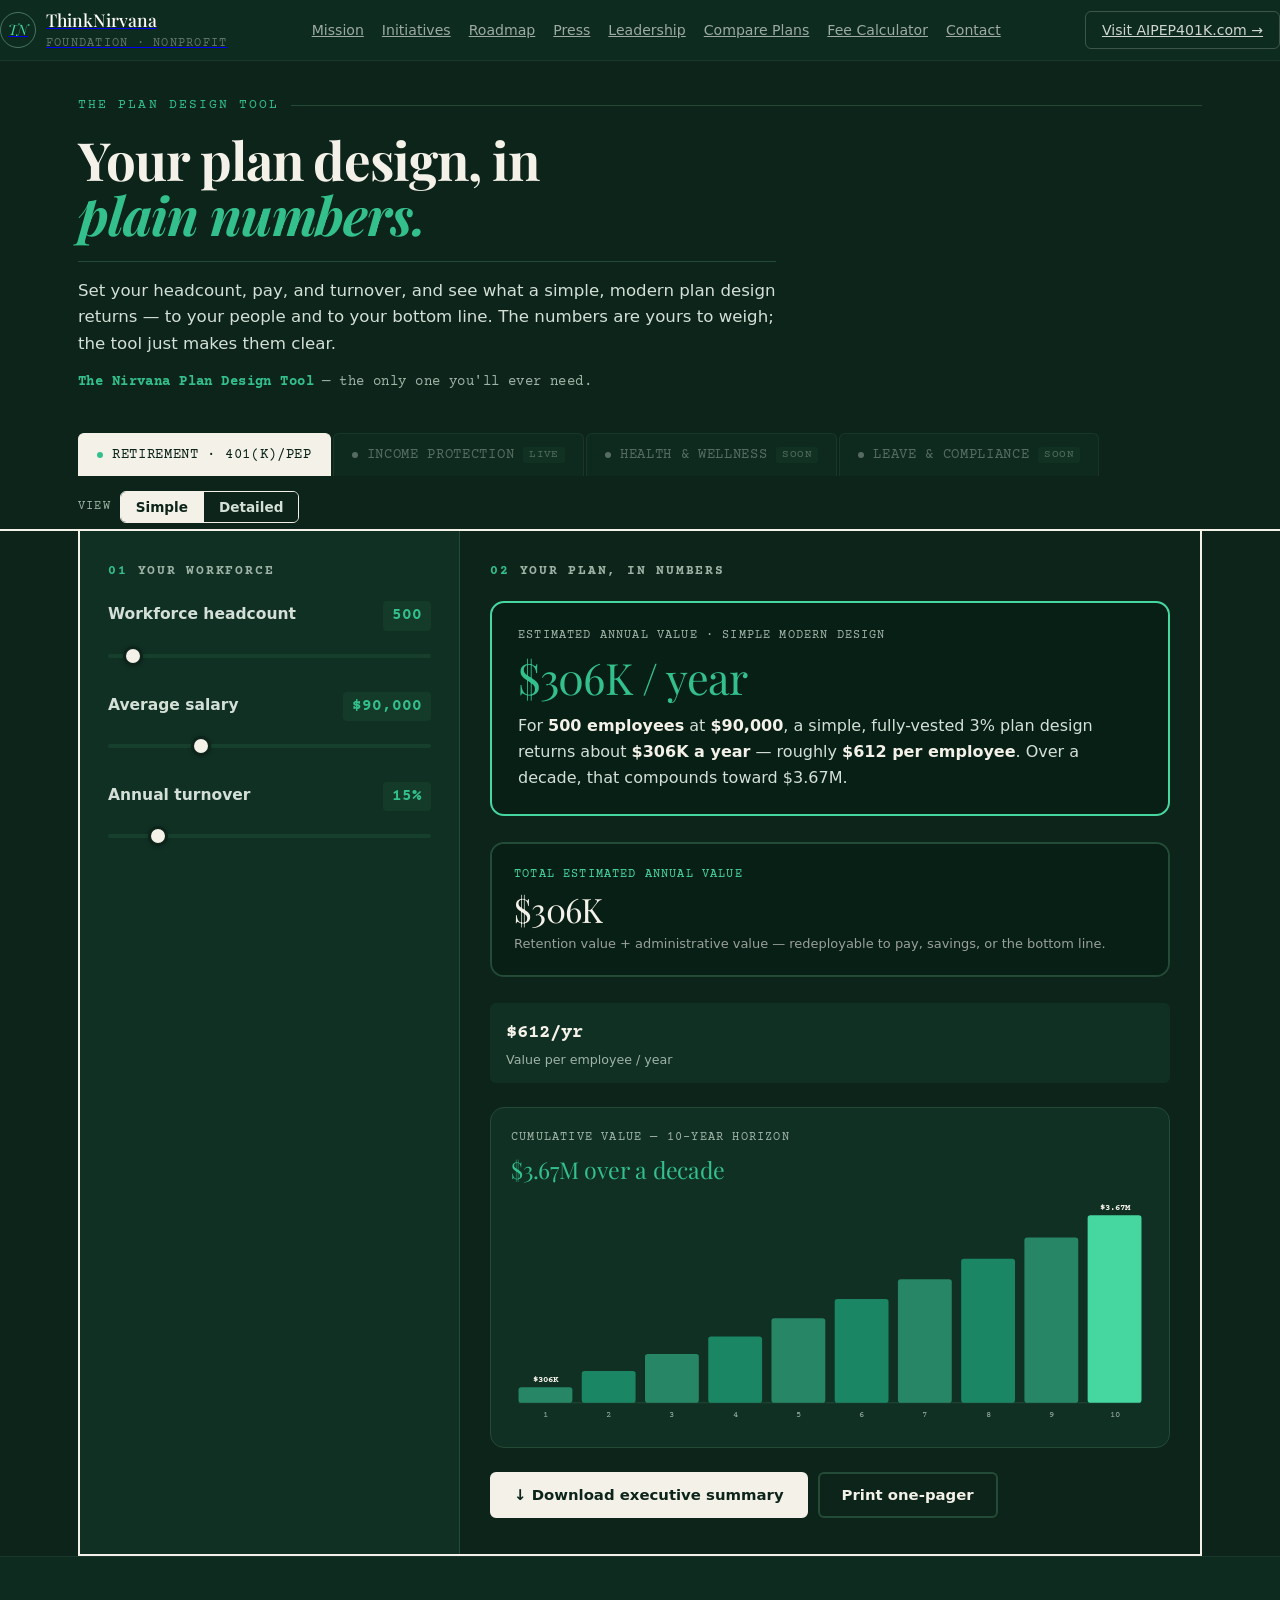
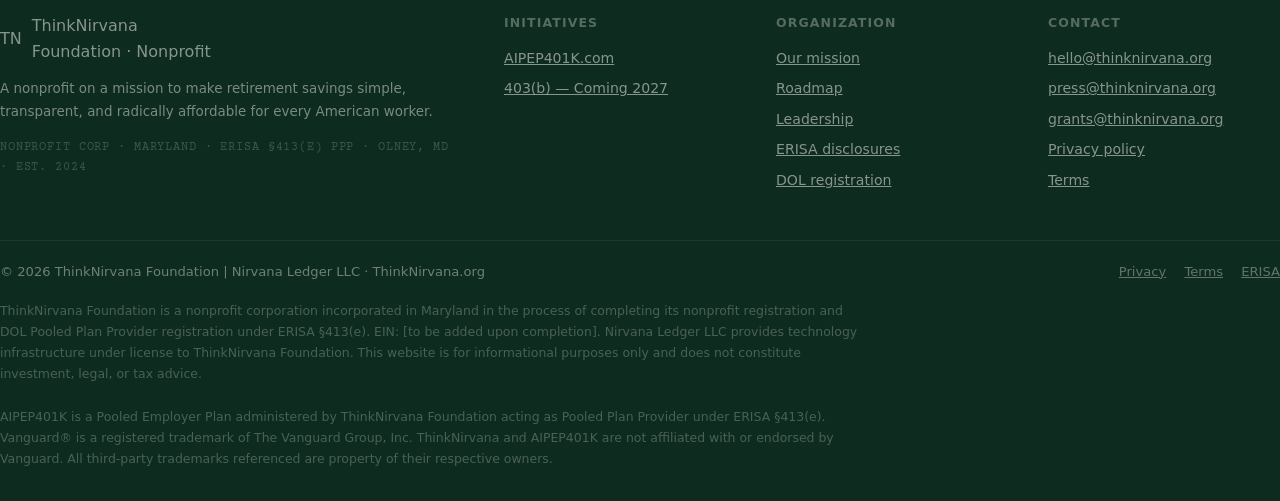
<file: tools/plan-design/index.html>
<!DOCTYPE html>
<html lang="en">
<head>
<meta charset="UTF-8"/>
<!-- Google tag (gtag.js) -->
<script async src="https://www.googletagmanager.com/gtag/js?id=G-92TN60N26P"></script>
<script>
  window.dataLayer = window.dataLayer || [];
  function gtag(){dataLayer.push(arguments);}
  gtag('js', new Date());
  gtag('config', 'G-92TN60N26P');
  gtag('config', 'G-SLEY2RREEM');
</script>
<meta name="viewport" content="width=device-width, initial-scale=1.0"/>
<title>Nirvana Plan Design Tool — the only one you'll ever need | ThinkNirvana</title>
<meta name="description" content="A clear, side-by-side look at what your retirement plan design returns — to your employees and your bottom line. Adjust the inputs, see the impact, decide for yourself."/>
<link rel="preconnect" href="https://fonts.googleapis.com"/>
<link rel="preconnect" href="https://fonts.gstatic.com" crossorigin/>
<link href="https://fonts.googleapis.com/css2?family=Playfair+Display:ital,wght@0,400;0,700;1,400;1,600&family=Lato:wght@300;400;700&family=Courier+Prime:ital@0;1&display=swap" rel="stylesheet"/>
<style>
      :root{
    --cream:#0c2419; --cream-2:#103024; --cream-3:#16402d;
    --ink:#f4f1e9; --ink-soft:#d4e0d7; --ink-muted:#9fb3a6;
    --rust:#33c08c; --rust-lt:#46d6a0; --rust-bg:#143a29;
    --forest:#33c08c; --forest-lt:#46d6a0; --forest-bg:#143a29; --forest-deep:#081f15;
    --gold:#d9b25a; --gold-bg:#2a2415;
    --red:#ef9a86; --red-bg:#3a201c;
    --border:#244a38; --r:6px; --r-lg:14px;
    --mono:'Courier Prime',monospace; --serif:'Playfair Display',serif; --sans:system-ui,-apple-system,'Segoe UI',Roboto,Helvetica,Arial,sans-serif;
  }
  *,*::before,*::after{box-sizing:border-box;margin:0;padding:0;}
  html{scroll-behavior:smooth;}
  body{font-family:var(--sans);background:var(--cream);color:var(--ink);line-height:1.6;-webkit-font-smoothing:antialiased;}
  .wrap{max-width:1180px;margin:0 auto;padding:0 28px;}

  /* view modes */
  body.simple .detail-only{display:none!important;}
  body.detailed .simple-only{display:none!important;}

  /* ===== MASTHEAD ===== */
  .masthead{border-bottom:2px solid var(--ink);background:var(--cream);}
  .masthead-top{display:flex;align-items:center;justify-content:space-between;height:64px;border-bottom:1px solid var(--border);}
  .brand{display:flex;align-items:center;gap:11px;text-decoration:none;color:var(--ink);}
  .lotus{width:36px;height:36px;border:2px solid var(--ink);border-radius:50%;display:flex;align-items:center;justify-content:center;font-family:var(--serif);font-style:italic;color:var(--rust);font-size:0.95rem;}
  .brand-name{font-family:var(--serif);font-size:1.18rem;letter-spacing:-.01em;}
  .brand-dot{color:var(--rust);}
  .masthead-meta{font-family:var(--mono);font-size:0.77rem;letter-spacing:.1em;text-transform:uppercase;color:var(--ink-muted);text-align:right;line-height:1.5;}

  .masthead-title{padding:34px 0 24px;}
  .kicker{font-family:var(--mono);font-size:0.81rem;letter-spacing:.16em;text-transform:uppercase;color:var(--rust);display:flex;align-items:center;gap:12px;margin-bottom:16px;}
  .kicker::after{content:'';flex:1;height:1px;background:var(--border);}
  .masthead-title h1{font-family:var(--serif);font-size:clamp(2rem,4.6vw,3.3rem);line-height:1.05;letter-spacing:-.02em;font-weight:700;max-width:16ch;}
  .masthead-title h1 em{font-style:italic;color:var(--rust);}
  .masthead-title .deck{margin-top:18px;max-width:66ch;font-size:1.04rem;color:var(--ink-soft);border-top:1px solid var(--border);padding-top:16px;}
  .tagline{margin-top:14px;font-family:var(--mono);font-size:0.89rem;letter-spacing:.03em;color:var(--ink-muted);}
  .tagline b{color:var(--forest);font-weight:700;}

  /* tab row + view toggle */
  .tabrow{display:flex;align-items:flex-end;justify-content:space-between;gap:16px;margin-top:14px;flex-wrap:wrap;}
  .tabs{display:flex;gap:2px;flex-wrap:wrap;}
  .tab{appearance:none;border:1px solid var(--border);border-bottom:none;background:var(--cream-2);color:var(--ink-muted);
    font-family:var(--mono);font-size:0.85rem;letter-spacing:.05em;text-transform:uppercase;padding:13px 18px;cursor:pointer;
    border-radius:var(--r) var(--r) 0 0;position:relative;top:1px;transition:background .15s,color .15s;display:flex;align-items:center;gap:9px;}
  .tab:hover:not(.is-soon){color:var(--ink);background:var(--cream-3);}
  .tab.is-active{background:var(--ink);color:var(--cream);border-color:var(--ink);}
  .tab.is-soon{cursor:not-allowed;opacity:.5;}
  .tab .soon-badge{font-size:0.67rem;background:var(--cream-3);color:var(--ink-muted);padding:2px 6px;border-radius:3px;letter-spacing:.04em;}
  .tab.is-active .soon-badge{background:rgba(255,255,255,.15);color:var(--cream);}
  .tab .dot{width:6px;height:6px;border-radius:50%;background:var(--forest);}
  .tab.is-soon .dot{background:var(--ink-muted);}

  .viewtoggle{display:flex;align-items:center;gap:9px;padding-bottom:6px;}
  .viewtoggle .vt-label{font-family:var(--mono);font-size:0.73rem;letter-spacing:.1em;text-transform:uppercase;color:var(--ink-muted);}
  .seg-view{display:flex;border:1.5px solid var(--ink);border-radius:var(--r);overflow:hidden;}
  .seg-view button{appearance:none;border:none;background:var(--cream);color:var(--ink-soft);font-family:var(--sans);font-size:0.85rem;font-weight:700;padding:7px 15px;cursor:pointer;transition:background .15s,color .15s;}
  .seg-view button.on{background:var(--ink);color:var(--cream);}
  .seg-view button:first-child{border-right:1.5px solid var(--ink);}

  /* ===== PANEL ===== */
  .panel{display:none;border:2px solid var(--ink);border-top:none;background:var(--cream);}
  .panel.is-active{display:block;}
  .panel-grid{display:grid;grid-template-columns:380px 1fr;}
  @media(max-width:900px){.panel-grid{grid-template-columns:1fr;}}

  .inputs{padding:30px 28px;border-right:1px solid var(--border);background:var(--cream-2);}
  @media(max-width:900px){.inputs{border-right:none;border-bottom:1px solid var(--border);}}
  .inputs h2,.results h2{font-family:var(--mono);font-size:0.79rem;letter-spacing:.14em;text-transform:uppercase;color:var(--ink-muted);margin-bottom:20px;display:flex;align-items:center;gap:10px;}
  .inputs h2::before{content:'01';font-weight:700;color:var(--rust);}
  .results h2::before{content:'02';font-weight:700;color:var(--rust);}

  .field{margin-bottom:26px;}
  .field-head{display:flex;justify-content:space-between;align-items:baseline;margin-bottom:9px;}
  .field-label{font-size:0.97rem;font-weight:700;color:var(--ink-soft);}
  .field-val{font-family:var(--mono);font-size:1rem;font-weight:700;color:var(--rust);background:var(--rust-bg);padding:2px 9px;border-radius:4px;}
  .field-sub{font-size:0.81rem;color:var(--ink-muted);margin-top:7px;line-height:1.4;}

  input[type=range]{-webkit-appearance:none;appearance:none;width:100%;height:4px;background:var(--cream-3);border-radius:3px;outline:none;}
  input[type=range]::-webkit-slider-thumb{-webkit-appearance:none;appearance:none;width:20px;height:20px;border-radius:50%;background:var(--ink);cursor:pointer;border:3px solid var(--cream);box-shadow:0 1px 4px rgba(0,0,0,.25);transition:background .15s;}
  input[type=range]::-webkit-slider-thumb:hover{background:var(--rust);}
  input[type=range]::-moz-range-thumb{width:20px;height:20px;border-radius:50%;background:var(--ink);cursor:pointer;border:3px solid var(--cream);}
  input[type=range]:focus-visible::-webkit-slider-thumb{outline:2px solid var(--rust);outline-offset:2px;}

  .seg{display:flex;border:1.5px solid var(--ink);border-radius:var(--r);overflow:hidden;}
  .seg button{flex:1;appearance:none;border:none;background:var(--cream);color:var(--ink-soft);font-family:var(--sans);font-size:0.89rem;font-weight:700;padding:10px 8px;cursor:pointer;transition:background .15s,color .15s;}
  .seg button.on{background:var(--ink);color:var(--cream);}
  .seg button:first-child{border-right:1.5px solid var(--ink);}

  select{width:100%;font-family:var(--sans);font-size:0.97rem;padding:10px 12px;border:1.5px solid var(--border);border-radius:var(--r);background:var(--cream);color:var(--ink);cursor:pointer;}
  select:focus-visible{outline:2px solid var(--rust);outline-offset:1px;border-color:var(--ink);}

  .check-row{display:flex;align-items:flex-start;gap:11px;padding:11px 12px;border:1.5px solid var(--border);border-radius:var(--r);margin-bottom:10px;cursor:pointer;background:var(--cream);transition:border-color .15s,background .15s;}
  .check-row:hover{border-color:var(--ink);}
  .check-row.on{border-color:var(--forest);background:var(--forest-bg);}
  .check-row input{margin-top:3px;accent-color:var(--forest);width:16px;height:16px;cursor:pointer;}
  .check-row .ck-label{font-size:0.93rem;font-weight:700;color:var(--ink-soft);}
  .check-row .ck-sub{font-size:0.79rem;color:var(--ink-muted);margin-top:2px;}

  .alert{font-size:0.87rem;line-height:1.5;padding:12px 14px;border-radius:var(--r);margin-top:14px;border-left:3px solid;}
  .alert b{font-weight:700;}
  .alert-warn{background:var(--gold-bg);border-color:var(--gold);color:var(--ink-soft);}
  .alert-ok{background:var(--forest-bg);border-color:var(--forest);color:var(--forest);}
  .alert-info{background:var(--cream);border-color:var(--border);color:var(--ink-muted);}

  .results{padding:30px 30px 36px;}

  /* simple takeaway */
  .takeaway{border:2px solid var(--forest-lt);border-radius:var(--r-lg);padding:24px 26px;margin-bottom:24px;background:var(--forest-deep);color:#f4f1e9;}
  .takeaway .t-eyebrow{font-family:var(--mono);font-size:0.73rem;letter-spacing:.1em;text-transform:uppercase;color:var(--ink-muted);margin-bottom:10px;}
  .takeaway .t-val{font-family:var(--serif);font-size:2.7rem;line-height:1;letter-spacing:-.02em;color:var(--forest);}
  .takeaway .t-sentence{font-size:1rem;color:var(--ink-soft);margin-top:14px;line-height:1.6;}
  .takeaway .t-sentence b{color:var(--ink);}

  .ledger{width:100%;border-collapse:collapse;margin-bottom:8px;}
  .ledger th{text-align:left;font-family:var(--mono);font-size:0.73rem;letter-spacing:.1em;text-transform:uppercase;color:var(--ink-muted);font-weight:400;padding:0 0 10px;border-bottom:1px solid var(--ink);}
  .ledger td{padding:13px 0;border-bottom:1px solid var(--border);vertical-align:top;}
  .ledger tr:hover td{background:rgba(184,92,56,.03);}
  .ledger .l-item{font-weight:700;font-size:0.92rem;}
  .ledger .l-insight{font-size:0.85rem;color:var(--ink-muted);}
  .ledger .l-val{font-family:var(--mono);font-weight:700;font-size:1rem;text-align:right;white-space:nowrap;}
  .ledger .pos{color:var(--forest);} .ledger .neg{color:var(--red);}

  .metrics{display:grid;grid-template-columns:1fr 1fr;gap:2px;background:var(--border);border:2px solid var(--border);border-radius:var(--r-lg);overflow:hidden;margin:26px 0;}
  @media(max-width:520px){.metrics{grid-template-columns:1fr;}}
  .metric{background:var(--cream);padding:22px 22px 20px;}
  .metric.feature{background:var(--forest-deep);color:#f4f1e9;}
  .metric .m-label{font-family:var(--mono);font-size:0.73rem;letter-spacing:.1em;text-transform:uppercase;color:var(--ink-muted);margin-bottom:8px;}
  .metric.feature .m-label{color:var(--forest-lt);}
  .metric .m-val{font-family:var(--serif);font-size:2.1rem;line-height:1;letter-spacing:-.02em;}
  .metric .m-val.rust{color:var(--rust);} .metric .m-val.forest{color:var(--forest);}
  .metric .m-sub{font-size:0.81rem;color:var(--ink-muted);margin-top:8px;}
  .metric.feature .m-sub{color:rgba(250,247,242,.6);}

  .counters{display:flex;gap:2px;background:var(--border);border-radius:var(--r);overflow:hidden;margin-bottom:24px;}
  @media(max-width:520px){.counters{flex-direction:column;}}
  .counter{flex:1;background:var(--cream-2);padding:15px 16px;}
  .counter .c-val{font-family:var(--mono);font-weight:700;font-size:1.2rem;color:var(--ink);}
  .counter .c-label{font-size:0.79rem;color:var(--ink-muted);margin-top:2px;line-height:1.35;}

  .chart-block{margin:8px 0 24px;border:1px solid var(--border);border-radius:var(--r-lg);padding:20px 20px 12px;background:var(--cream-2);}
  .chart-title{font-family:var(--mono);font-size:0.75rem;letter-spacing:.1em;text-transform:uppercase;color:var(--ink-muted);margin-bottom:4px;}
  .chart-headline{font-family:var(--serif);font-size:1.45rem;color:var(--forest);margin-bottom:14px;letter-spacing:-.01em;}
  svg .bar{transition:opacity .15s;} svg .bar:hover{opacity:.8;}

  .deficit{display:none;margin:0 0 24px;border:1.5px solid var(--gold);background:var(--gold-bg);border-radius:var(--r-lg);padding:18px 20px;}
  .deficit.show{display:block;}
  body.simple .deficit{display:none!important;}
  .deficit .d-label{font-family:var(--mono);font-size:0.75rem;letter-spacing:.1em;text-transform:uppercase;color:var(--ink-muted);margin-bottom:6px;}
  .deficit .d-val{font-family:var(--serif);font-size:1.8rem;color:var(--rust);line-height:1;}
  .deficit .d-sub{font-size:0.85rem;color:var(--ink-soft);margin-top:8px;}

  .actions{display:flex;gap:10px;flex-wrap:wrap;margin-top:6px;}
  .btn{appearance:none;cursor:pointer;font-family:var(--sans);font-size:0.93rem;font-weight:700;padding:12px 22px;border-radius:var(--r);border:2px solid transparent;text-decoration:none;display:inline-flex;align-items:center;gap:8px;transition:all .15s;}
  .btn-dark{background:var(--ink);color:var(--cream);border-color:var(--ink);}
  .btn-dark:hover{background:var(--rust);border-color:var(--rust);}
  .btn-ghost{background:transparent;color:var(--ink);border-color:var(--border);}
  .btn-ghost:hover{border-color:var(--ink);}

  .soon-panel{padding:64px 32px;text-align:center;}
  .soon-panel .lotus{margin:0 auto 22px;width:54px;height:54px;font-size:1.3rem;}
  .soon-panel h3{font-family:var(--serif);font-size:1.8rem;margin-bottom:12px;}
  .soon-panel p{max-width:56ch;margin:0 auto 8px;color:var(--ink-soft);font-size:0.96rem;}
  .soon-panel .roadmap-tag{display:inline-block;font-family:var(--mono);font-size:0.77rem;letter-spacing:.1em;text-transform:uppercase;color:var(--forest);background:var(--forest-bg);padding:6px 14px;border-radius:4px;margin-top:18px;}

  .thesis{background:var(--ink);color:var(--cream);padding:44px 0;margin-top:48px;}
  .thesis .wrap{display:grid;grid-template-columns:auto 1fr;gap:30px;align-items:center;}
  @media(max-width:680px){.thesis .wrap{grid-template-columns:1fr;}}
  .thesis .lotus{border-color:var(--cream);color:var(--gold);width:50px;height:50px;}
  .thesis h4{font-family:var(--serif);font-size:1.5rem;margin-bottom:8px;letter-spacing:-.01em;}
  .thesis p{color:rgba(250,247,242,.65);font-size:0.92rem;max-width:70ch;}
  .footnote{font-family:var(--mono);font-size:0.75rem;color:var(--ink-muted);text-align:center;padding:22px 0 40px;line-height:1.7;}

  @media(prefers-reduced-motion:reduce){*{transition:none!important;}}
  .site-nav { background: #0D2B1E; position: sticky; top: 0; z-index: 100; border-bottom: 1px solid rgba(255,255,255,.06); }
  .site-nav .nav-inner { display: flex; align-items: center; justify-content: space-between; height: 60px; gap: 24px; }
  .site-nav .logo-wrap { display: flex; align-items: center; gap: 10px; flex-shrink: 0; }
  .site-nav .logo-mark { width: 36px; height: 36px; border: 1.5px solid rgba(159,225,203,.4); border-radius: 50%; display: flex; align-items: center; justify-content: center; font-family: 'Playfair Display', serif; font-size: .9rem; font-style: italic; color: #46d6a0; }
  .site-nav .logo-text { color: #FFFFFF; font-family: 'Playfair Display', serif; font-size: 1.1rem; font-weight: 500; }
  .site-nav .logo-sub  { color: rgba(255,255,255,.35); font-size: .78rem; letter-spacing: .1em; font-family: 'Courier Prime', monospace; text-transform: uppercase; }
  .site-nav .nav-links { display: flex; gap: 18px; }
  .site-nav .nav-links a { color: rgba(255,255,255,.6); font-size: .88rem; transition: color .15s; white-space: nowrap; }
  .site-nav .nav-links a:hover { color: #FFFFFF; }
  .site-nav .nav-cta { background: transparent; border: 1px solid rgba(255,255,255,.2); color: rgba(255,255,255,.8); padding: 7px 16px; border-radius: var(--r); font-size: .88rem; transition: all .15s; flex-shrink: 0; }
  .site-nav .nav-cta:hover { border-color: #FFFFFF; color: #FFFFFF; }
  .site-nav .nav-mobile-toggle { display: none; background: none; border: none; color: #FFFFFF; font-size: 1.4rem; }
  footer.site-footer { background: #0D2B1E; color: rgba(255,255,255,.5); padding: 56px 0 32px; border-top: 1px solid rgba(255,255,255,.06); }
  .site-footer .footer-inner { display: grid; grid-template-columns: 2fr 1fr 1fr 1fr; gap: 40px; margin-bottom: 40px; }
  .site-footer .footer-brand p { font-size: .84rem; color: rgba(255,255,255,.45); line-height: 1.7; margin-top: 14px; }
  .site-footer .footer-stamp { font-size: .78rem; font-family: 'Courier Prime', monospace; letter-spacing: .07em; color: rgba(255,255,255,.2); margin-top: 14px; }
  .site-footer .footer-col h5 { font-size: .78rem; font-weight: 600; letter-spacing: .09em; text-transform: uppercase; color: rgba(255,255,255,.3); margin-bottom: 14px; }
  .site-footer .footer-col a { display: block; font-size: .88rem; color: rgba(255,255,255,.5); margin-bottom: 8px; transition: color .15s; }
  .site-footer .footer-col a:hover { color: #FFFFFF; }
  .site-footer hr.footer-divider { border: none; border-top: 1px solid rgba(255,255,255,.07); margin-bottom: 20px; }
  .site-footer .footer-bottom { display: flex; justify-content: space-between; align-items: center; flex-wrap: wrap; gap: 10px; font-size: .82rem; color: rgba(255,255,255,.4); }
  .site-footer .footer-bottom a { color: rgba(255,255,255,.35); margin-left: 14px; }
  .site-footer .footer-bottom a:hover { color: #FFFFFF; }
  .site-footer .footer-disc { font-size: .78rem; line-height: 1.7; color: rgba(255,255,255,.25); margin-top: 18px; max-width: 860px; }
  @media (max-width: 768px) {
    .site-nav .nav-links, .site-nav .nav-cta { display: none; }
    .site-nav .nav-mobile-toggle { display: block; }
    .site-nav .nav-links.open { display: flex; flex-direction: column; position: fixed; top: 60px; left: 0; right: 0; background: #0D2B1E; padding: 20px 24px; gap: 16px; border-bottom: 1px solid rgba(255,255,255,.1); }
    .site-footer .footer-inner { grid-template-columns: 1fr 1fr; gap: 28px; }
  }
</style>
</head>
<body class="simple">

<nav class="site-nav" aria-label="Main navigation">
  <div class="container nav-inner">
    <a href="/" class="logo-wrap" aria-label="ThinkNirvana home">
      <div class="logo-mark">TN</div>
      <div>
        <div class="logo-text">ThinkNirvana</div>
        <div class="logo-sub">Foundation · Nonprofit</div>
      </div>
    </a>
    <div class="nav-links" id="nav-links">
      <a href="/#mission">Mission</a>
      <a href="/#initiatives">Initiatives</a>
      <a href="/#roadmap">Roadmap</a>
      <a href="/#press">Press</a>
      <a href="/#board">Leadership</a>
      <a href="/find-your-plan.html">Compare Plans</a>
      <a href="/#fee-calculator">Fee Calculator</a>
      <a href="/#contact">Contact</a>
    </div>
    <a href="https://aipep401k.com" class="nav-cta">Visit AIPEP401K.com →</a>
    <button class="nav-mobile-toggle" aria-label="Toggle menu" onclick="document.getElementById('nav-links').classList.toggle('open')">☰</button>
  </div>
</nav>

<header class="masthead">
  <div class="wrap">
    <div class="masthead-title">
      <div class="kicker">The Plan Design Tool</div>
      <h1>Your plan design, in <em>plain numbers.</em></h1>
      <p class="deck">Set your headcount, pay, and turnover, and see what a simple, modern plan design returns — to your people and to your bottom line. The numbers are yours to weigh; the tool just makes them clear.</p>
      <p class="tagline"><b>The Nirvana Plan Design Tool</b> — the only one you'll ever need.</p>
    </div>
    <div class="tabrow">
      <nav class="tabs" role="tablist" aria-label="Coverage lines">
        <button class="tab is-active" role="tab" data-tab="retire" aria-selected="true"><span class="dot"></span>Retirement · 401(k)/PEP</button>
        <button class="tab is-soon" role="tab" data-tab="income"><span class="dot"></span>Income Protection<span class="soon-badge">live</span></button>
        <button class="tab is-soon" role="tab" data-tab="health" disabled><span class="dot"></span>Health &amp; Wellness<span class="soon-badge">soon</span></button>
        <button class="tab is-soon" role="tab" data-tab="leave" disabled><span class="dot"></span>Leave &amp; Compliance<span class="soon-badge">soon</span></button>
      </nav>
      <div class="viewtoggle">
        <span class="vt-label">View</span>
        <div class="seg-view" id="view-toggle">
          <button data-view="simple" class="on">Simple</button>
          <button data-view="detailed">Detailed</button>
        </div>
      </div>
    </div>
  </div>
</header>

<main class="wrap">

  <!-- ============ RETIREMENT ============ -->
  <section class="panel is-active" id="panel-retire" role="tabpanel">
    <div class="panel-grid">
      <div class="inputs">
        <h2>Your workforce</h2>

        <div class="field">
          <div class="field-head"><span class="field-label">Workforce headcount</span><span class="field-val" id="r-hc-out">500</span></div>
          <input type="range" id="r-hc" min="3" max="10000" step="1" value="500"/>
        </div>
        <div class="field">
          <div class="field-head"><span class="field-label">Average salary</span><span class="field-val" id="r-sal-out">$90,000</span></div>
          <input type="range" id="r-sal" min="30000" max="250000" step="1000" value="90000"/>
        </div>
        <div class="field">
          <div class="field-head"><span class="field-label">Annual turnover</span><span class="field-val" id="r-to-out">15%</span></div>
          <input type="range" id="r-to" min="2" max="100" step="1" value="15"/>
        </div>

        <!-- advanced inputs -->
        <div class="field detail-only">
          <div class="field-head"><span class="field-label">Replacement cost multiplier</span><span class="field-val" id="r-mult-out">1.0×</span></div>
          <input type="range" id="r-mult" min="0.5" max="2" step="0.1" value="1.0"/>
          <p class="field-sub">Industry benchmark for replacing an employee. 1.0× of salary is a common planning figure; adjust to your own experience.</p>
        </div>
        <div class="field detail-only">
          <span class="field-label" style="display:block;margin-bottom:9px;">Contribution design — Safe Harbor</span>
          <div class="seg" id="r-sh">
            <button data-sh="match">Annual match</button>
            <button data-sh="nonelect" class="on">3% non-elective</button>
          </div>
          <div id="r-sh-alert" class="alert alert-ok"><b>Safe Harbor status built in.</b> No year-end ADP/ACP testing required.</div>
        </div>
        <div class="field detail-only">
          <span class="field-label" style="display:block;margin-bottom:9px;">Current vesting schedule</span>
          <select id="r-vest">
            <option value="immediate">Immediate</option>
            <option value="cliff3">3-Year Cliff</option>
            <option value="graded5">5-Year Graded</option>
          </select>
          <p class="field-sub">Multi-year schedules return unvested employer dollars to the plan when workers leave early — shown below as forfeited goodwill.</p>
        </div>
        <div class="field detail-only">
          <span class="field-label" style="display:block;margin-bottom:9px;">Self-service features</span>
          <label class="check-row" id="r-loans-row"><input type="checkbox" id="r-loans"/><span><span class="ck-label">Self-service employee loans</span><span class="ck-sub">Adds HR hours saved. No added plan cost.</span></span></label>
          <label class="check-row" id="r-sdba-row"><input type="checkbox" id="r-sdba"/><span><span class="ck-label">Self-directed brokerage (SDBA)</span><span class="ck-sub">Automated workflows, no added admin load.</span></span></label>
        </div>
      </div>

      <div class="results">
        <h2>Your plan, in numbers</h2>

        <!-- SIMPLE takeaway -->
        <div class="takeaway simple-only">
          <div class="t-eyebrow">Estimated annual value · simple modern design</div>
          <div class="t-val" id="r-take-val">—</div>
          <div class="t-sentence" id="r-take-sentence">—</div>
        </div>

        <!-- DETAILED ledger -->
        <table class="ledger detail-only">
          <thead><tr><th style="width:42%">What it costs &amp; returns</th><th>Annual</th><th style="text-align:right">How it's figured</th></tr></thead>
          <tbody>
            <tr><td class="l-item">Replacement cost<div class="l-insight">Hiring &amp; training departing roles</div></td><td class="l-val neg" id="r-repl">—</td><td class="l-insight" style="text-align:right">Headcount × turnover × salary × multiplier.</td></tr>
            <tr><td class="l-item">Benefits-tied turnover<div class="l-insight">Share linked to benefits experience</div></td><td class="l-val neg" id="r-leak">—</td><td class="l-insight" style="text-align:right">10% of replacement cost (planning benchmark).</td></tr>
            <tr><td class="l-item">Total workforce spend<div class="l-insight">Gross annual payroll</div></td><td class="l-val" id="r-spend">—</td><td class="l-insight" style="text-align:right">The pool the plan supports.</td></tr>
          </tbody>
        </table>

        <div class="metrics">
          <div class="metric detail-only">
            <div class="m-label">Retention value</div>
            <div class="m-val forest" id="r-dividend">—</div>
            <div class="m-sub">Value retained by improving benefits-driven attrition (40% planning factor).</div>
          </div>
          <div class="metric detail-only">
            <div class="m-label">Administrative value</div>
            <div class="m-val forest" id="r-admin">—</div>
            <div class="m-sub">Illustrative: $120 → $48 per participant in automated recordkeeping &amp; admin.</div>
          </div>
          <div class="metric feature" style="grid-column:1/-1;">
            <div class="m-label">Total estimated annual value</div>
            <div class="m-val" id="r-total">—</div>
            <div class="m-sub">Retention value + administrative value — redeployable to pay, savings, or the bottom line.</div>
          </div>
        </div>

        <div class="counters">
          <div class="counter"><div class="c-val" id="r-perhead">—</div><div class="c-label">Value per employee / year</div></div>
          <div class="counter detail-only"><div class="c-val" id="r-hours">—</div><div class="c-label">HR admin hours saved / year</div></div>
          <div class="counter detail-only"><div class="c-val" id="r-testing">—</div><div class="c-label">Year-end compliance tests</div></div>
        </div>

        <div class="deficit" id="r-deficit-box">
          <div class="d-label">Forfeited goodwill · vesting</div>
          <div class="d-val" id="r-deficit">—</div>
          <div class="d-sub" id="r-deficit-sub">Unvested employer dollars returned to the plan when workers leave early each year.</div>
        </div>

        <div class="chart-block">
          <div class="chart-title">Cumulative value — 10-year horizon</div>
          <div class="chart-headline" id="r-chart-head">—</div>
          <svg id="r-chart" viewBox="0 0 680 240" width="100%" role="img" aria-label="10-year cumulative value projection"></svg>
        </div>

        <div class="actions">
          <button class="btn btn-dark" id="r-export">↓ Download executive summary</button>
          <button class="btn btn-ghost" id="r-print">Print one-pager</button>
        </div>
      </div>
    </div>
  </section>

  <!-- ============ INCOME PROTECTION ============ -->
  <section class="panel" id="panel-income" role="tabpanel">
    <div class="panel-grid">
      <div class="inputs">
        <h2>Your coverage</h2>
        <div class="field">
          <div class="field-head"><span class="field-label">Workforce headcount</span><span class="field-val" id="i-hc-out">500</span></div>
          <input type="range" id="i-hc" min="3" max="10000" step="1" value="500"/>
        </div>
        <div class="field">
          <div class="field-head"><span class="field-label">Average salary</span><span class="field-val" id="i-sal-out">$90,000</span></div>
          <input type="range" id="i-sal" min="30000" max="250000" step="1000" value="90000"/>
        </div>
        <div class="field">
          <span class="field-label" style="display:block;margin-bottom:9px;">Lines of coverage</span>
          <label class="check-row on" id="i-std-row"><input type="checkbox" id="i-std" checked/><span><span class="ck-label">Short-Term Disability (STD)</span><span class="ck-sub">≈ 0.50% of covered payroll at pure-premium rates.</span></span></label>
          <label class="check-row on" id="i-ltd-row"><input type="checkbox" id="i-ltd" checked/><span><span class="ck-label">Long-Term Disability (LTD)</span><span class="ck-sub">≈ 0.35% of covered payroll.</span></span></label>
          <label class="check-row on" id="i-life-row"><input type="checkbox" id="i-life" checked/><span><span class="ck-label">Basic Group Term Life (1× salary)</span><span class="ck-sub">≈ 0.15% of covered payroll.</span></span></label>
        </div>
        <div class="field detail-only">
          <div class="field-head"><span class="field-label">Commission built into premium</span><span class="field-val" id="i-comm-out">15%</span></div>
          <input type="range" id="i-comm" min="0" max="30" step="1" value="15"/>
          <p class="field-sub">Standard group premiums typically include a commission of 10–25%, whether or not advisory services are used.</p>
        </div>
        <div class="field detail-only">
          <div class="field-head"><span class="field-label">Annual consulting / RFP fee</span><span class="field-val" id="i-rfp-out">$75,000</span></div>
          <input type="range" id="i-rfp" min="0" max="150000" step="5000" value="75000"/>
        </div>
        <div class="alert alert-info detail-only">Coverage comes in many variants — elimination periods, "own occupation" vs "any occupation" definitions, and more. Matching your census to standard actuarial tables turns that into a clear, like-for-like comparison.</div>
      </div>

      <div class="results">
        <h2>Your coverage, in numbers</h2>

        <div class="takeaway simple-only">
          <div class="t-eyebrow">Estimated annual value · direct, transparent pricing</div>
          <div class="t-val" id="i-take-val">—</div>
          <div class="t-sentence" id="i-take-sentence">—</div>
        </div>

        <table class="ledger detail-only">
          <thead><tr><th style="width:46%">Premium flow</th><th>Annual</th><th style="text-align:right">Notes</th></tr></thead>
          <tbody>
            <tr><td class="l-item">Estimated fair premium<div class="l-insight">Selected lines, pure-risk pricing</div></td><td class="l-val" id="i-prem">—</td><td class="l-insight" style="text-align:right">The risk transfer, to the carrier.</td></tr>
            <tr><td class="l-item">Embedded commission<div class="l-insight">Included in standard premiums</div></td><td class="l-val neg" id="i-comm-leak">—</td><td class="l-insight" style="text-align:right">A share of every premium dollar.</td></tr>
            <tr><td class="l-item">Consulting / RFP fee<div class="l-insight">Typical engagement fee</div></td><td class="l-val neg" id="i-rfp-leak">—</td><td class="l-insight" style="text-align:right">Annual, where applicable.</td></tr>
            <tr><td class="l-item">Nirvana platform fee<div class="l-insight">Illustrative flat fee — not a quote</div></td><td class="l-val" id="i-fee">—</td><td class="l-insight" style="text-align:right">$18 / employee / year (illustrative).</td></tr>
          </tbody>
        </table>

        <div class="metrics">
          <div class="metric feature" style="grid-column:1/-1;">
            <div class="m-label">Estimated annual value · direct pricing</div>
            <div class="m-val" id="i-total">—</div>
            <div class="m-sub">Embedded commission + consulting fee − the flat platform fee — yours to redirect to coverage or compensation.</div>
          </div>
        </div>

        <div class="counters">
          <div class="counter"><div class="c-val" id="i-perhead">—</div><div class="c-label">Value per employee / year</div></div>
          <div class="counter detail-only"><div class="c-val" id="i-pct">—</div><div class="c-label">Beyond the pure risk transfer</div></div>
          <div class="counter detail-only"><div class="c-val" id="i-lines">—</div><div class="c-label">Coverage lines analyzed</div></div>
        </div>

        <div class="chart-block">
          <div class="chart-title">Cumulative value — 10-year horizon</div>
          <div class="chart-headline" id="i-chart-head">—</div>
          <svg id="i-chart" viewBox="0 0 680 240" width="100%" role="img" aria-label="10-year cumulative value projection"></svg>
        </div>

        <div class="actions">
          <button class="btn btn-dark" id="i-export">↓ Download executive summary</button>
          <button class="btn btn-ghost" id="i-print">Print one-pager</button>
        </div>
      </div>
    </div>
  </section>

  <section class="panel" id="panel-health" role="tabpanel">
    <div class="soon-panel"><div class="lotus">N</div><h3>Health &amp; Wellness</h3>
      <p>Next on the roadmap: a clear, side-by-side view of medical plan design — stop-loss, level-funding, and pharmacy pricing made easy to compare.</p>
      <span class="roadmap-tag">Same tool · another line of coverage</span></div>
  </section>
  <section class="panel" id="panel-leave" role="tabpanel">
    <div class="soon-panel"><div class="lotus">N</div><h3>Leave &amp; Compliance</h3>
      <p>Pick a clean, unified PTO and parental-leave design and let automated multi-state compliance tracking handle the rest.</p>
      <span class="roadmap-tag">Same tool · another line of coverage</span></div>
  </section>

</main>

<footer class="site-footer">
  <div class="container">
    <div class="footer-inner">
      <div class="footer-brand">
        <div style="display:flex;align-items:center;gap:10px">
          <div class="logo-mark">TN</div>
          <div>
            <div class="logo-text">ThinkNirvana</div>
            <div class="logo-sub">Foundation · Nonprofit</div>
          </div>
        </div>
        <p>A nonprofit on a mission to make retirement savings simple, transparent, and radically affordable for every American worker.</p>
        <div class="footer-stamp">NONPROFIT CORP · MARYLAND · ERISA §413(E) PPP · OLNEY, MD · EST. 2024</div>
      </div>
      <div class="footer-col">
        <h5>Initiatives</h5>
        <a href="https://aipep401k.com">AIPEP401K.com</a>
        <a href="#">403(b) — Coming 2027</a>
      </div>
      <div class="footer-col">
        <h5>Organization</h5>
        <a href="/#mission">Our mission</a>
        <a href="/#roadmap">Roadmap</a>
        <a href="/#board">Leadership</a>
        <a href="/privacy.html">ERISA disclosures</a>
        <a href="#">DOL registration</a>
      </div>
      <div class="footer-col">
        <h5>Contact</h5>
        <a href="mailto:hello@thinknirvana.org">hello@thinknirvana.org</a>
        <a href="mailto:press@thinknirvana.org">press@thinknirvana.org</a>
        <a href="mailto:grants@thinknirvana.org">grants@thinknirvana.org</a>
        <a href="/privacy.html">Privacy policy</a>
        <a href="/privacy.html">Terms</a>
      </div>
    </div>
    <hr class="footer-divider" />
    <div class="footer-bottom">
      <div>© 2026 ThinkNirvana Foundation | Nirvana Ledger LLC · ThinkNirvana.org</div>
      <div>
        <a href="/privacy.html">Privacy</a>
        <a href="/privacy.html">Terms</a>
        <a href="/privacy.html">ERISA</a>
      </div>
    </div>
    <p class="footer-disc">
      ThinkNirvana Foundation is a nonprofit corporation incorporated in Maryland in the process of completing its nonprofit registration and DOL Pooled Plan Provider registration under ERISA §413(e). EIN: [to be added upon completion]. Nirvana Ledger LLC provides technology infrastructure under license to ThinkNirvana Foundation. This website is for informational purposes only and does not constitute investment, legal, or tax advice.<br><br>
      AIPEP401K is a Pooled Employer Plan administered by ThinkNirvana Foundation acting as Pooled Plan Provider under ERISA §413(e). Vanguard® is a registered trademark of The Vanguard Group, Inc. ThinkNirvana and AIPEP401K are not affiliated with or endorsed by Vanguard. All third-party trademarks referenced are property of their respective owners.
    </p>
  </div>
</footer>

<script>
(function(){
  "use strict";

  /* ---------- CONFIG ----------
     Set ONLY_RETIREMENT = true for the aipep401k.com build (Retirement Plan Design Tool only).
     Leave false for thinknirvana.org (full multi-line tool). ----------------------------------- */
  var ONLY_RETIREMENT = false;

  var usd  = function(n){ return '$' + Math.round(n).toLocaleString('en-US'); };
  var usdC = function(n){ var a=Math.abs(n);
    if(a>=1e6) return '$'+(n/1e6).toFixed(2)+'M';
    if(a>=1e3) return '$'+(n/1e3).toFixed(0)+'K';
    return '$'+Math.round(n).toLocaleString('en-US'); };
  var $ = function(id){ return document.getElementById(id); };

  /* ---------- config: retirement-only ---------- */
  if (ONLY_RETIREMENT){
    document.querySelectorAll('.tab').forEach(function(t){ if(t.getAttribute('data-tab')!=='retire') t.style.display='none'; });
    var _mm=document.querySelector('.masthead-meta'); if(_mm){ _mm.innerHTML = 'Retirement Plan Design Tool<br/>Total Rewards · Decision Brief'; }
  }

  /* ---------- view toggle ---------- */
  document.querySelectorAll('#view-toggle button').forEach(function(b){
    b.addEventListener('click', function(){
      document.querySelectorAll('#view-toggle button').forEach(function(x){x.classList.remove('on');});
      b.classList.add('on');
      document.body.className = b.getAttribute('data-view'); // 'simple' | 'detailed'
    });
  });

  /* ---------- tabs ---------- */
  var tabs = document.querySelectorAll('.tab');
  tabs.forEach(function(t){
    t.addEventListener('click', function(){
      if (t.hasAttribute('disabled')) return;
      var id=t.getAttribute('data-tab');
      tabs.forEach(function(x){x.classList.remove('is-active');x.setAttribute('aria-selected','false');});
      t.classList.add('is-active'); t.setAttribute('aria-selected','true');
      document.querySelectorAll('.panel').forEach(function(p){p.classList.remove('is-active');});
      $('panel-'+id).classList.add('is-active');
    });
  });

  /* ---------- chart ---------- */
  function renderChart(svgId, values, accent){
    var svg=$(svgId), W=680,H=240,padL=8,padR=8,padB=26,padT=14,n=values.length;
    var max=Math.max.apply(null,values)||1, gap=10, bw=(W-padL-padR-gap*(n-1))/n, chartH=H-padB-padT;
    var ns='http://www.w3.org/2000/svg';
    while(svg.firstChild) svg.removeChild(svg.firstChild);
    var base=document.createElementNS(ns,'line');
    base.setAttribute('x1',padL);base.setAttribute('x2',W-padR);base.setAttribute('y1',H-padB);base.setAttribute('y2',H-padB);
    base.setAttribute('stroke','#244a38');base.setAttribute('stroke-width','1');svg.appendChild(base);
    values.forEach(function(v,i){
      var bh=Math.max(2,(v/max)*chartH), x=padL+i*(bw+gap), y=H-padB-bh;
      var rect=document.createElementNS(ns,'rect');
      rect.setAttribute('class','bar');rect.setAttribute('x',x);rect.setAttribute('y',y);
      rect.setAttribute('width',bw);rect.setAttribute('height',bh);rect.setAttribute('rx','3');
      rect.setAttribute('fill', i===n-1?'#46d6a0':(i%2?'#1d9e75':'#2c9e78'));
      rect.setAttribute('opacity', i===n-1?'1':'.78');
      var tt=document.createElementNS(ns,'title');tt.textContent='Year '+(i+1)+': '+usd(v);rect.appendChild(tt);
      svg.appendChild(rect);
      var lbl=document.createElementNS(ns,'text');
      lbl.setAttribute('x',x+bw/2);lbl.setAttribute('y',H-padB+15);lbl.setAttribute('text-anchor','middle');
      lbl.setAttribute('font-family',"'Courier Prime',monospace");lbl.setAttribute('font-size','10');lbl.setAttribute('fill','#9fb3a6');
      lbl.textContent=(i+1);svg.appendChild(lbl);
      if(i===0||i===n-1){
        var vt=document.createElementNS(ns,'text');
        vt.setAttribute('x',x+bw/2);vt.setAttribute('y',y-5);vt.setAttribute('text-anchor','middle');
        vt.setAttribute('font-family',"'Courier Prime',monospace");vt.setAttribute('font-size','10');vt.setAttribute('font-weight','700');vt.setAttribute('fill','#f4f1e9');
        vt.textContent=usdC(v);svg.appendChild(vt);
      }
    });
  }
  function cumulative(annual,g){var a=[],run=0;for(var y=0;y<10;y++){run+=annual*Math.pow(1+g,y);a.push(run);}return a;}

  /* ===================== RETIREMENT ===================== */
  var R={hc:$('r-hc'),sal:$('r-sal'),to:$('r-to'),mult:$('r-mult'),vest:$('r-vest'),loans:$('r-loans'),sdba:$('r-sdba'),sh:'nonelect'};
  var rState={};
  function rCalc(){
    var H=+R.hc.value,S=+R.sal.value,T=+R.to.value/100,M=+R.mult.value;
    var spend=H*S, turnoverCost=H*T*S*M, leak=turnoverCost*0.10, dividend=leak*0.40, admin=H*(120-48), total=dividend+admin;
    var departing=H*T, empContrib=0.03*S, vf={immediate:0,cliff3:2.0,graded5:1.5}[R.vest.value], deficit=departing*empContrib*vf;
    var hours=H*0.5+(R.loans.checked?H*0.15:0)+(R.sdba.checked?H*0.10:0);

    $('r-hc-out').textContent=H.toLocaleString('en-US');
    $('r-sal-out').textContent=usd(S);
    $('r-to-out').textContent=(T*100).toFixed(0)+'%';
    $('r-mult-out').textContent=M.toFixed(1)+'×';

    $('r-repl').textContent=usd(turnoverCost);
    $('r-leak').textContent=usd(leak);
    $('r-spend').textContent=usd(spend);
    $('r-dividend').textContent=usdC(dividend);
    $('r-admin').textContent=usdC(admin);
    $('r-total').textContent=usdC(total);

    $('r-perhead').textContent=usd(total/H)+'/yr';
    $('r-hours').textContent=Math.round(hours).toLocaleString('en-US')+' hrs';
    $('r-testing').textContent=R.sh==='nonelect'?'0 required':'ADP + ACP';

    $('r-take-val').textContent=usdC(total)+' / year';
    $('r-take-sentence').innerHTML='For <b>'+H.toLocaleString('en-US')+' employees</b> at <b>'+usd(S)+
      '</b>, a simple, fully-vested 3% plan design returns about <b>'+usdC(total)+
      ' a year</b> — roughly <b>'+usd(total/H)+' per employee</b>. Over a decade, that compounds toward '+usdC(cumulative(total,0.04)[9])+'.';

    var box=$('r-deficit-box');
    if(vf>0){box.classList.add('show');$('r-deficit').textContent=usd(deficit);
      $('r-deficit-sub').textContent=Math.round(departing).toLocaleString('en-US')+' workers leaving early forfeit unvested employer dollars each year under a '+(R.vest.value==='cliff3'?'3-year cliff':'5-year graded')+' schedule.';
    }else{box.classList.remove('show');}

    var series=cumulative(total,0.04);
    renderChart('r-chart',series,'#b85c38');
    $('r-chart-head').textContent=usdC(series[9])+' over a decade';

    rState={H:H,S:S,T:T,M:M,spend:spend,turnoverCost:turnoverCost,leak:leak,dividend:dividend,admin:admin,total:total,hours:Math.round(hours),deficit:deficit,vest:R.vest.value,sh:R.sh,series:series};
  }
  document.querySelectorAll('#r-sh button').forEach(function(b){
    b.addEventListener('click',function(){
      document.querySelectorAll('#r-sh button').forEach(function(x){x.classList.remove('on');});
      b.classList.add('on');R.sh=b.getAttribute('data-sh');
      var a=$('r-sh-alert');
      if(R.sh==='match'){a.className='alert alert-warn';a.innerHTML='<b>Annual match design.</b> Requires year-end ADP/ACP testing, which adds operational steps.';}
      else{a.className='alert alert-ok';a.innerHTML='<b>Safe Harbor status built in.</b> No year-end ADP/ACP testing required.';}
      rCalc();
    });
  });
  ['r-hc','r-sal','r-to','r-mult'].forEach(function(id){$(id).addEventListener('input',rCalc);});
  R.vest.addEventListener('change',rCalc);
  [R.loans,R.sdba].forEach(function(c){c.addEventListener('change',function(){c.closest('.check-row').classList.toggle('on',c.checked);rCalc();});});

  /* ===================== INCOME PROTECTION ===================== */
  var I={hc:$('i-hc'),sal:$('i-sal'),std:$('i-std'),ltd:$('i-ltd'),life:$('i-life'),comm:$('i-comm'),rfp:$('i-rfp')};
  var iState={};
  function iCalc(){
    var H=+I.hc.value,S=+I.sal.value,payroll=H*S;
    var rate=(I.std.checked?0.005:0)+(I.ltd.checked?0.0035:0)+(I.life.checked?0.0015:0);
    var premium=payroll*rate, commPct=+I.comm.value/100, commLeak=premium*commPct, rfp=+I.rfp.value, fee=H*18, total=commLeak+rfp-fee;
    var lines=(I.std.checked?1:0)+(I.ltd.checked?1:0)+(I.life.checked?1:0);

    $('i-hc-out').textContent=H.toLocaleString('en-US');
    $('i-sal-out').textContent=usd(S);
    $('i-comm-out').textContent=(commPct*100).toFixed(0)+'%';
    $('i-rfp-out').textContent=usd(rfp);

    $('i-prem').textContent=usd(premium);
    $('i-comm-leak').textContent=usd(commLeak);
    $('i-rfp-leak').textContent=usd(rfp);
    $('i-fee').textContent=usd(fee);
    $('i-total').textContent=usdC(total);
    $('i-perhead').textContent=usd(total/H)+'/yr';
    var pctBeyond=(premium+rfp)>0?(commLeak/(premium+rfp))*100:0;
    $('i-pct').textContent=pctBeyond.toFixed(0)+'%';
    $('i-lines').textContent=lines+' of 3';

    $('i-take-val').textContent=usdC(total)+' / year';
    $('i-take-sentence').innerHTML='With <b>'+lines+' of 3</b> core lines for <b>'+H.toLocaleString('en-US')+
      ' employees</b>, going direct with transparent pricing frees about <b>'+usdC(total)+
      ' a year</b> — roughly <b>'+usd(total/H)+' per employee</b> — to put back into coverage or pay.';

    var series=cumulative(total,0.03);
    renderChart('i-chart',series,'#b85c38');
    $('i-chart-head').textContent=usdC(series[9])+' over a decade';

    iState={H:H,S:S,payroll:payroll,premium:premium,commPct:commPct,commLeak:commLeak,rfp:rfp,fee:fee,total:total,lines:lines,series:series};
  }
  ['i-hc','i-sal','i-comm','i-rfp'].forEach(function(id){$(id).addEventListener('input',iCalc);});
  [I.std,I.ltd,I.life].forEach(function(c){c.addEventListener('change',function(){c.closest('.check-row').classList.toggle('on',c.checked);iCalc();});});

  /* ===================== EXPORT ===================== */
  function summaryHTML(title,rows,footer){
    var body=rows.map(function(r){return '<tr><td style="padding:9px 0;border-bottom:1px solid #ddd5c8;font-weight:700">'+r[0]+'</td><td style="padding:9px 0;border-bottom:1px solid #ddd5c8;text-align:right;font-family:monospace;font-weight:700;color:'+(r[2]||'#1c1a17')+'">'+r[1]+'</td></tr>';}).join('');
    return '<!DOCTYPE html><html><head><meta charset="utf-8"><title>'+title+'</title>'+
      '<style>body{font-family:Georgia,serif;color:#1c1a17;max-width:680px;margin:40px auto;padding:0 28px;}'+
      'h1{font-size:26px;border-bottom:2px solid #1c1a17;padding-bottom:10px;}'+
      '.k{font-family:monospace;font-size:11px;letter-spacing:.12em;text-transform:uppercase;color:#b85c38;}'+
      'table{width:100%;border-collapse:collapse;margin:18px 0;}'+
      '.foot{font-size:11px;color:#7a7268;margin-top:24px;border-top:1px solid #ddd5c8;padding-top:12px;}</style></head>'+
      '<body><div class="k">ThinkNirvana · Plan Design Tool</div><h1>'+title+'</h1><table>'+body+'</table><p class="foot">'+footer+'</p></body></html>';
  }
  function download(name,html){var blob=new Blob([html],{type:'text/html'}),url=URL.createObjectURL(blob),a=document.createElement('a');a.href=url;a.download=name;document.body.appendChild(a);a.click();document.body.removeChild(a);setTimeout(function(){URL.revokeObjectURL(url);},1500);}
  function printHTML(html){var w=window.open('','_blank');w.document.write(html);w.document.close();w.focus();setTimeout(function(){w.print();},350);}

  function rRows(){var s=rState;return [
    ['Workforce headcount',s.H.toLocaleString('en-US')],['Average salary',usd(s.S)],['Annual turnover',(s.T*100).toFixed(0)+'%'],
    ['— HR METRICS —',''],
    ['Replacement cost (annual)',usd(s.turnoverCost),'#9b2915'],['Benefits-tied turnover',usd(s.leak),'#9b2915'],
    ['Forfeited goodwill (vesting)',usd(s.deficit),'#9b2915'],['HR admin hours saved / yr',s.hours.toLocaleString('en-US')+' hrs','#2d5a3d'],
    ['— CFO METRICS —',''],
    ['Retention value',usd(s.dividend),'#2d5a3d'],['Administrative value',usd(s.admin),'#2d5a3d'],
    ['TOTAL ESTIMATED ANNUAL VALUE',usd(s.total),'#2d5a3d'],['10-year cumulative',usd(s.series[9]),'#2d5a3d']
  ];}
  function iRows(){var s=iState;return [
    ['Workforce headcount',s.H.toLocaleString('en-US')],['Covered payroll',usd(s.payroll)],['Coverage lines',s.lines+' of 3'],
    ['Estimated fair premium',usd(s.premium)],['Embedded commission',usd(s.commLeak),'#9b2915'],['Consulting / RFP fee',usd(s.rfp),'#9b2915'],
    ['Nirvana platform fee',usd(s.fee)],['ESTIMATED ANNUAL VALUE',usd(s.total),'#2d5a3d'],['10-year cumulative',usd(s.series[9]),'#2d5a3d']
  ];}
  var rFoot='Retirement plan design (401k/PEP). Planning benchmarks: replacement cost, 10% benefits-linked turnover share, 40% improvement factor, $120→$48 admin. For illustration only — not legal, tax, or actuarial advice.';
  var iFoot='Income protection (STD/LTD/Life). Premiums modeled as a share of covered payroll at pure-premium rates. Platform fee is illustrative. For illustration only — not legal, tax, or actuarial advice.';

  $('r-export').addEventListener('click',function(){download('Nirvana_Retirement_Plan_Design_Summary.html',summaryHTML('Retirement Plan Design — Executive Summary',rRows(),rFoot));});
  $('r-print').addEventListener('click',function(){printHTML(summaryHTML('Retirement Plan Design — Executive Summary',rRows(),rFoot));});
  $('i-export').addEventListener('click',function(){download('Nirvana_IncomeProtection_Summary.html',summaryHTML('Income Protection — Executive Summary',iRows(),iFoot));});
  $('i-print').addEventListener('click',function(){printHTML(summaryHTML('Income Protection — Executive Summary',iRows(),iFoot));});

  rCalc(); iCalc();
})();
</script>
</body>
</html>
</file>
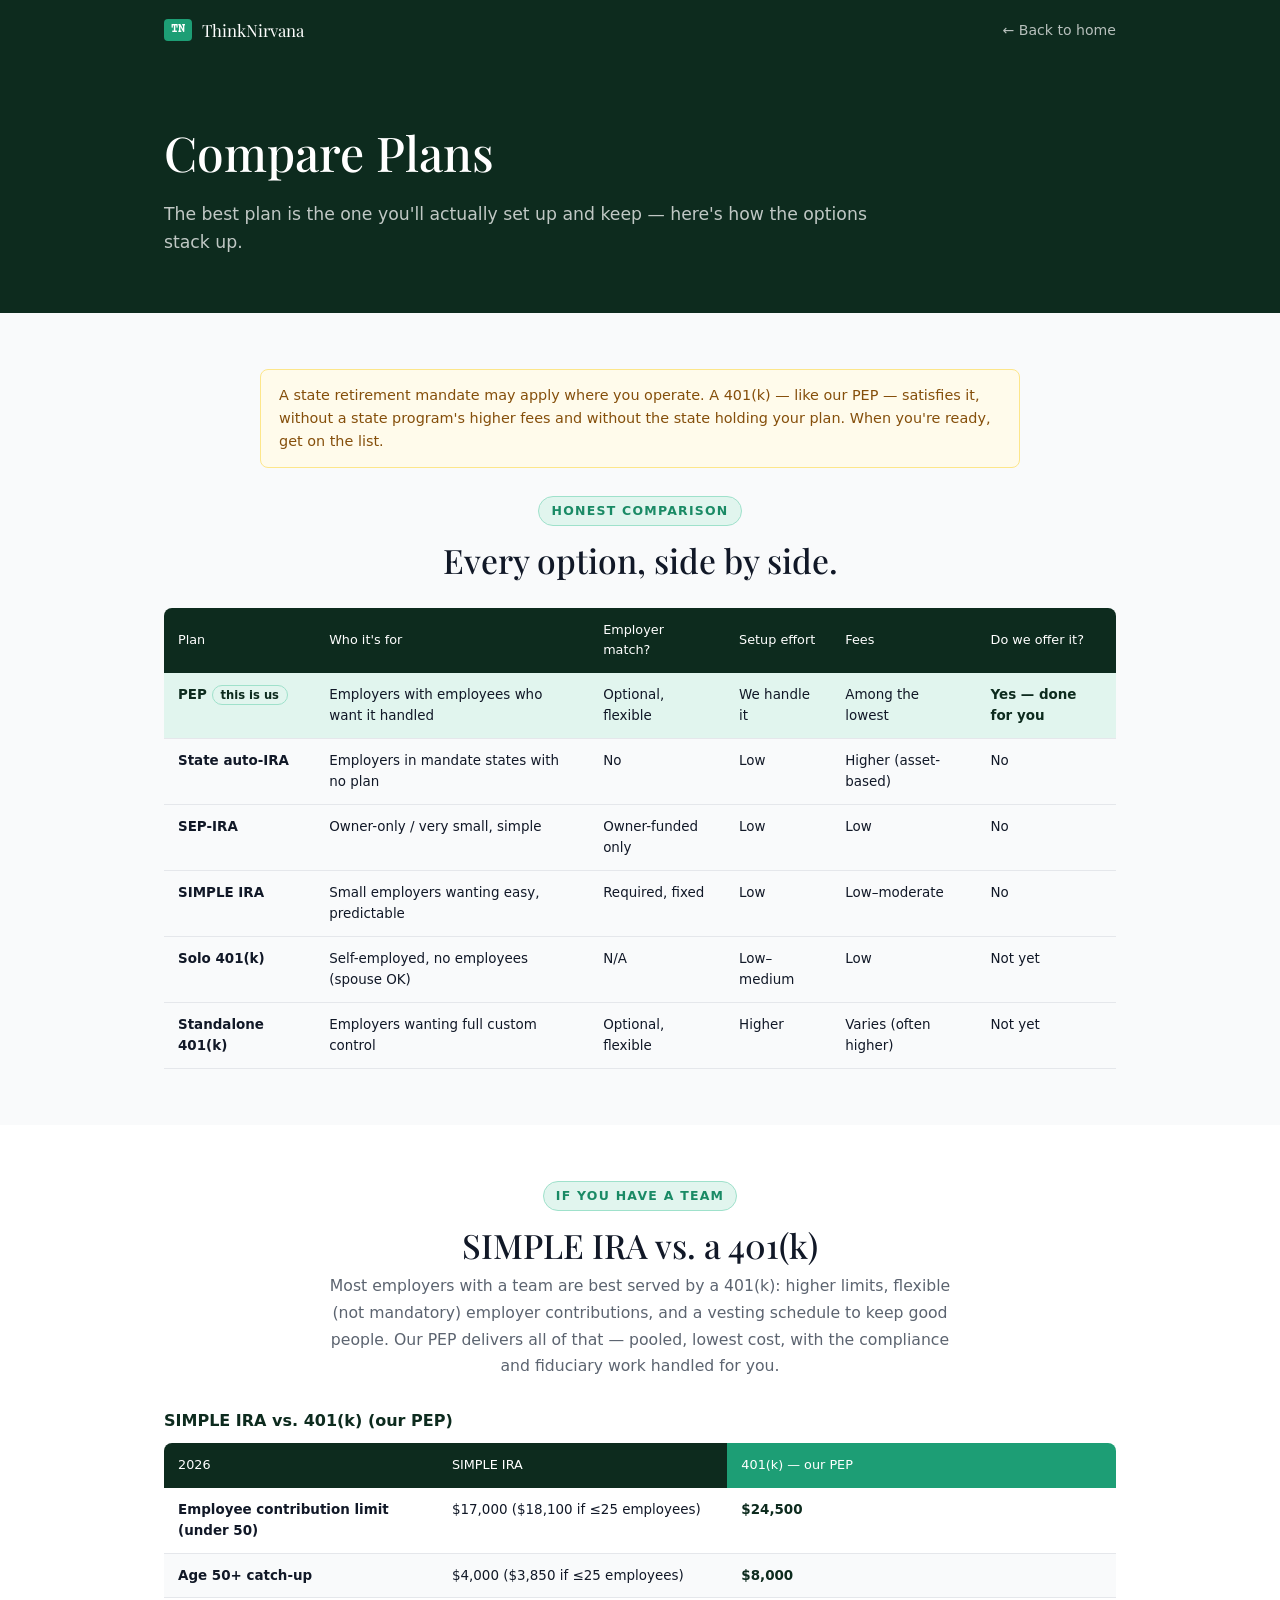
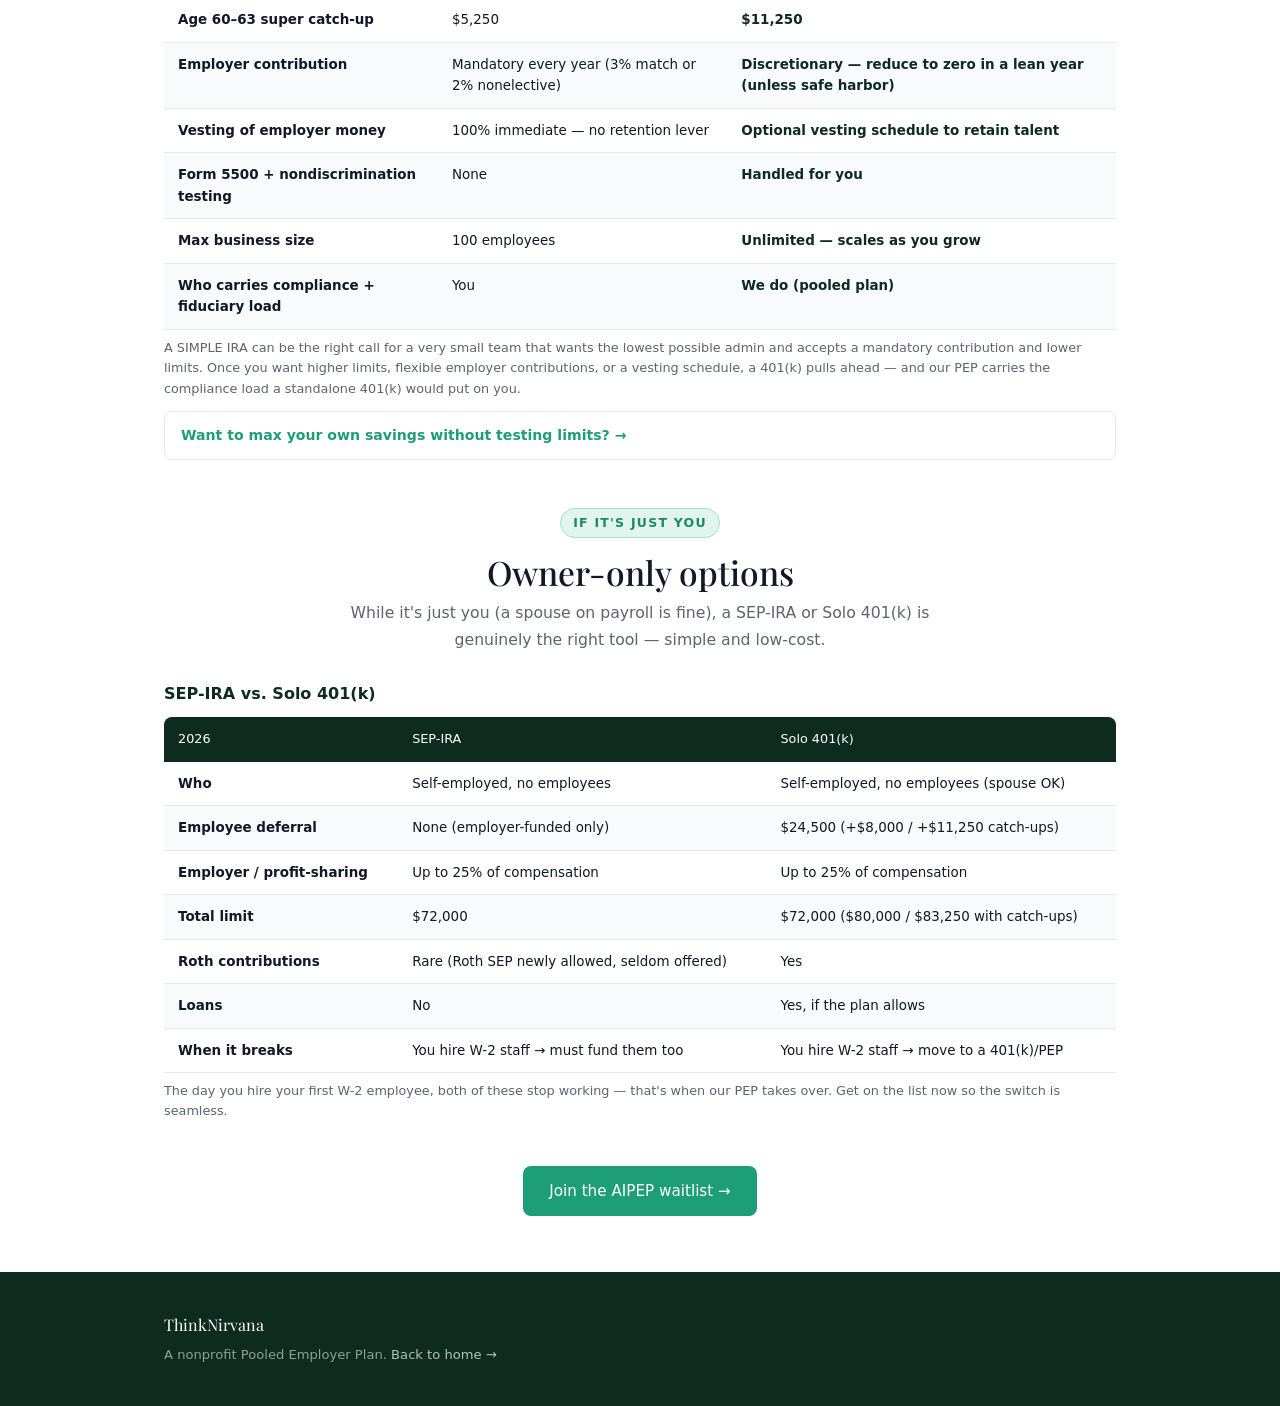
<file: find-your-plan.html>
<!DOCTYPE html>
<html lang="en">
<head>
  <meta charset="UTF-8" />
  <!-- Google tag (gtag.js) -->
  <script async src="https://www.googletagmanager.com/gtag/js?id=G-92TN60N26P"></script>
  <script>
    window.dataLayer = window.dataLayer || [];
    function gtag(){dataLayer.push(arguments);}
    gtag('js', new Date());
    gtag('config', 'G-92TN60N26P');
    gtag('config', 'G-SLEY2RREEM');
  </script>
  <meta name="viewport" content="width=device-width, initial-scale=1.0" />
  <title>Compare Plans — retirement options, side by side</title>
  <meta name="description" content="An honest, side-by-side comparison of small-business retirement plans — SEP-IRA, Solo 401(k), SIMPLE IRA, Safe Harbor, and a pooled 401(k) (PEP)." />

  <link rel="preconnect" href="https://fonts.googleapis.com" />
  <link rel="preconnect" href="https://fonts.gstatic.com" crossorigin />
  <link href="https://fonts.googleapis.com/css2?family=Playfair+Display:wght@400;500;600&family=Courier+Prime:wght@400;700&display=swap" rel="stylesheet" />

  <style>
    /* ── DESIGN TOKENS (reused from index.html) ── */
    :root {
      --forest:        #0D2B1E;
      --forest-mid:    #1D9E75;
      --forest-light:  #9FE1CB;
      --forest-pale:   #E1F5EE;
      --amber:         #FAC775;
      --amber-dark:    #854F0B;
      --white:         #FFFFFF;
      --text:          #111827;
      --muted:         #5C6470;
      --border:        #E5E7EB;
      --bg:            #F9FAFB;
      --r:             8px;
      --r-lg:          16px;
      --shadow:        0 1px 3px rgba(0,0,0,.08);
      --shadow-md:     0 4px 12px rgba(0,0,0,.08);
    }

    *, *::before, *::after { box-sizing: border-box; margin: 0; padding: 0; }
    html { scroll-behavior: smooth; }
    body {
      font-family: system-ui, -apple-system, BlinkMacSystemFont, 'Segoe UI', sans-serif;
      font-size: 16px; line-height: 1.6; color: var(--text);
      background: var(--white); -webkit-font-smoothing: antialiased;
    }
    a { color: inherit; text-decoration: none; }
    button { cursor: pointer; font-family: inherit; }

    h1, h2, h3 { font-family: 'Playfair Display', Georgia, serif; line-height: 1.2; font-weight: 500; }
    h1 { font-size: clamp(1.9rem, 5vw, 3rem); }
    h2 { font-size: clamp(1.4rem, 3.5vw, 2.1rem); }
    h3 { font-size: 1.15rem; }
    p  { line-height: 1.7; }

    .container { max-width: 1000px; margin: 0 auto; padding: 0 24px; }

    /* ── NAV ── */
    nav { background: var(--forest); position: sticky; top: 0; z-index: 100; }
    .nav-inner { display: flex; align-items: center; justify-content: space-between; height: 60px; gap: 16px; }
    .logo-wrap { display: flex; align-items: center; gap: 10px; }
    .logo-mark {
      background: var(--forest-mid); color: var(--white); font-family: 'Courier Prime', monospace;
      font-size: .72rem; font-weight: 700; line-height: 1.1; padding: 5px 7px; border-radius: 4px; text-align: center;
    }
    .logo-text { color: var(--white); font-family: 'Playfair Display', serif; font-size: 1.05rem; }
    .nav-back { color: rgba(255,255,255,.7); font-size: .88rem; }
    .nav-back:hover { color: var(--white); }

    /* ── HERO ── */
    .hero { background: var(--forest); color: var(--white); padding: 64px 0 56px; }
    .hero-inner { max-width: 720px; }
    .hero h1 { color: var(--white); margin-bottom: 18px; }
    .hero h1 em { font-style: italic; color: var(--forest-light); }
    .hero-sub { font-size: 1.08rem; color: rgba(255,255,255,.74); line-height: 1.65; }

    /* ── SECTION ── */
    .section { padding: 56px 0; }
    .section-gray { background: var(--bg); }
    .section-head { text-align: center; margin-bottom: 28px; }
    .eyebrow {
      display: inline-block; font-size: .78rem; font-weight: 600; letter-spacing: .1em;
      text-transform: uppercase; color: #1A8A65; background: var(--forest-pale);
      border: 1px solid var(--forest-light); border-radius: 999px; padding: 4px 12px; margin-bottom: 14px;
    }
    .section-head p { color: var(--muted); max-width: 640px; margin: 8px auto 0; font-size: .98rem; }

    /* buttons */
    .btn-primary {
      background: var(--forest-mid); color: var(--white); padding: 13px 26px; border-radius: var(--r);
      font-size: .95rem; font-weight: 500; border: none; display: inline-flex; align-items: center; gap: 6px;
    }
    .btn-primary:hover { opacity: .9; }

    /* static mandate banner */
    .fp-mandate {
      background: #FFFBEB; border: 1px solid #FDE68A; border-radius: var(--r);
      padding: 14px 18px; font-size: .9rem; color: var(--amber-dark); line-height: 1.6;
      max-width: 760px; margin: 0 auto 28px;
    }

    /* ── COMPARISON TABLES ── */
    .compare-section { background: var(--white); }
    .compare-wrap { overflow-x: auto; -webkit-overflow-scrolling: touch; }
    table.fp-compare { width: 100%; border-collapse: collapse; font-size: .84rem; min-width: 720px; }
    table.fp-compare th {
      background: var(--forest); color: var(--white); text-align: left; padding: 12px 14px; font-weight: 500; font-size: .8rem;
    }
    table.fp-compare th:first-child { border-radius: var(--r) 0 0 0; }
    table.fp-compare th:last-child { border-radius: 0 var(--r) 0 0; }
    table.fp-compare td { padding: 11px 14px; border-bottom: 1px solid var(--border); vertical-align: top; }
    table.fp-compare tr:nth-child(even) td { background: var(--bg); }
    table.fp-compare td.plan { font-weight: 600; color: var(--text); }
    table.fp-compare td.us { color: var(--forest); font-weight: 600; }
    .fp-tag-us { background: var(--forest-pale); color: var(--forest); border: 1px solid var(--forest-light); border-radius: 999px; padding: 2px 8px; font-size: .72rem; font-weight: 700; }
    .fp-ctx-table { margin: 18px 0 6px; }
    .fp-ctx-table h4 { font-size: 1rem; color: var(--forest); margin-bottom: 10px; }
    .fp-ctx-table table.fp-compare { min-width: 520px; }
    table.fp-compare th.fp-pep { background: var(--forest-mid); }
    table.fp-compare td.fp-pep { color: var(--forest); font-weight: 600; }
    .fp-note { font-size: .8rem; color: var(--muted); line-height: 1.6; margin: 8px 0 4px; }
    details.fp-details { margin: 12px 0 6px; border: 1px solid var(--border); border-radius: var(--r); background: var(--white); }
    details.fp-details > summary { cursor: pointer; padding: 12px 16px; font-size: .88rem; font-weight: 600; color: var(--forest-mid); list-style: none; }
    details.fp-details > summary::-webkit-details-marker { display: none; }
    details.fp-details[open] > summary { border-bottom: 1px solid var(--border); }

    .cta-wrap { text-align: center; margin-top: 44px; }

    /* ── FOOTER ── */
    footer { background: var(--forest); color: rgba(255,255,255,.55); padding: 40px 0; font-size: .82rem; }
    footer a { color: rgba(255,255,255,.7); }
    footer a:hover { color: var(--white); }

    /* ── RESPONSIVE ── */
    @media (max-width: 768px) { .hero { padding: 48px 0 40px; } }
    @media (max-width: 480px) { .nav-back { font-size: .82rem; } }
    @media (prefers-reduced-motion: reduce) { * { transition: none !important; scroll-behavior: auto; } }
  </style>
</head>
<body>

<!-- ── NAV ── -->
<nav aria-label="Main navigation">
  <div class="container nav-inner">
    <a href="index.html" class="logo-wrap" aria-label="Home">
      <div class="logo-mark">TN</div>
      <div class="logo-text">ThinkNirvana</div>
    </a>
    <a href="index.html" class="nav-back">← Back to home</a>
  </div>
</nav>

<!-- ── HERO ── -->
<header class="hero">
  <div class="container">
    <div class="hero-inner">
      <h1>Compare Plans</h1>
      <p class="hero-sub">The best plan is the one you'll actually set up and keep — here's how the options stack up.</p>
    </div>
  </div>
</header>

<!-- ── OVERVIEW + MANDATE BANNER ── -->
<section class="section section-gray" aria-labelledby="overview-headline">
  <div class="container">
    <div class="fp-mandate" role="note">
      A state retirement mandate may apply where you operate. A 401(k) — like our PEP — satisfies it, without a state program's higher fees and without the state holding your plan. When you're ready, get on the list.
    </div>
    <div class="section-head">
      <span class="eyebrow">Honest comparison</span>
      <h2 id="overview-headline">Every option, side by side.</h2>
    </div>
    <div class="compare-wrap">
      <table class="fp-compare" aria-label="Retirement plan comparison">
        <thead>
          <tr>
            <th>Plan</th>
            <th>Who it's for</th>
            <th>Employer match?</th>
            <th>Setup effort</th>
            <th>Fees</th>
            <th>Do we offer it?</th>
          </tr>
        </thead>
        <tbody>
          <tr style="background:var(--forest-pale)">
            <td class="plan us">PEP <span class="fp-tag-us">this is us</span></td>
            <td>Employers with employees who want it handled</td>
            <td>Optional, flexible</td>
            <td>We handle it</td>
            <td>Among the lowest</td>
            <td class="us">Yes — done for you</td>
          </tr>
          <tr>
            <td class="plan">State auto-IRA</td>
            <td>Employers in mandate states with no plan</td>
            <td>No</td>
            <td>Low</td>
            <td>Higher (asset-based)</td>
            <td>No</td>
          </tr>
          <tr>
            <td class="plan">SEP-IRA</td>
            <td>Owner-only / very small, simple</td>
            <td>Owner-funded only</td>
            <td>Low</td>
            <td>Low</td>
            <td>No</td>
          </tr>
          <tr>
            <td class="plan">SIMPLE IRA</td>
            <td>Small employers wanting easy, predictable</td>
            <td>Required, fixed</td>
            <td>Low</td>
            <td>Low–moderate</td>
            <td>No</td>
          </tr>
          <tr>
            <td class="plan">Solo 401(k)</td>
            <td>Self-employed, no employees (spouse OK)</td>
            <td>N/A</td>
            <td>Low–medium</td>
            <td>Low</td>
            <td>Not yet</td>
          </tr>
          <tr>
            <td class="plan">Standalone 401(k)</td>
            <td>Employers wanting full custom control</td>
            <td>Optional, flexible</td>
            <td>Higher</td>
            <td>Varies (often higher)</td>
            <td>Not yet</td>
          </tr>
        </tbody>
      </table>
    </div>
  </div>
</section>

<!-- ── EMPLOYERS: SIMPLE vs 401(k) ── -->
<section class="section compare-section" aria-labelledby="team-headline">
  <div class="container">
    <div class="section-head">
      <span class="eyebrow">If you have a team</span>
      <h2 id="team-headline">SIMPLE IRA vs. a 401(k)</h2>
      <p>Most employers with a team are best served by a 401(k): higher limits, flexible (not mandatory) employer contributions, and a vesting schedule to keep good people. Our PEP delivers all of that — pooled, lowest cost, with the compliance and fiduciary work handled for you.</p>
    </div>

    <div class="fp-ctx-table">
      <h4>SIMPLE IRA vs. 401(k) (our PEP)</h4>
      <div class="compare-wrap">
        <table class="fp-compare" aria-label="SIMPLE IRA vs. 401(k) — our PEP">
          <thead>
            <tr><th>2026</th><th>SIMPLE IRA</th><th class="fp-pep">401(k) — our PEP</th></tr>
          </thead>
          <tbody>
            <tr><td class="plan">Employee contribution limit (under 50)</td><td>$17,000 ($18,100 if ≤25 employees)</td><td class="fp-pep">$24,500</td></tr>
            <tr><td class="plan">Age 50+ catch-up</td><td>$4,000 ($3,850 if ≤25 employees)</td><td class="fp-pep">$8,000</td></tr>
            <tr><td class="plan">Age 60–63 super catch-up</td><td>$5,250</td><td class="fp-pep">$11,250</td></tr>
            <tr><td class="plan">Employer contribution</td><td>Mandatory every year (3% match or 2% nonelective)</td><td class="fp-pep">Discretionary — reduce to zero in a lean year (unless safe harbor)</td></tr>
            <tr><td class="plan">Vesting of employer money</td><td>100% immediate — no retention lever</td><td class="fp-pep">Optional vesting schedule to retain talent</td></tr>
            <tr><td class="plan">Form 5500 + nondiscrimination testing</td><td>None</td><td class="fp-pep">Handled for you</td></tr>
            <tr><td class="plan">Max business size</td><td>100 employees</td><td class="fp-pep">Unlimited — scales as you grow</td></tr>
            <tr><td class="plan">Who carries compliance + fiduciary load</td><td>You</td><td class="fp-pep">We do (pooled plan)</td></tr>
          </tbody>
        </table>
      </div>
      <p class="fp-note">A SIMPLE IRA can be the right call for a very small team that wants the lowest possible admin and accepts a mandatory contribution and lower limits. Once you want higher limits, flexible employer contributions, or a vesting schedule, a 401(k) pulls ahead — and our PEP carries the compliance load a standalone 401(k) would put on you.</p>

      <details class="fp-details">
        <summary>Want to max your own savings without testing limits? →</summary>
        <div class="fp-ctx-table" style="margin:0">
          <h4 style="margin:14px 16px 10px">Safe Harbor 401(k) vs. Traditional 401(k)</h4>
          <div class="compare-wrap" style="padding:0 16px 14px">
            <table class="fp-compare" aria-label="Safe Harbor 401(k) vs. Traditional 401(k)">
              <thead>
                <tr><th></th><th>Traditional 401(k)</th><th>Safe Harbor 401(k)</th></tr>
              </thead>
              <tbody>
                <tr><td class="plan">ADP/ACP nondiscrimination testing</td><td>Required annually</td><td>Exempt — automatically passes</td></tr>
                <tr><td class="plan">Employer contribution</td><td>Discretionary</td><td>Mandatory (basic match 100% of first 3% + 50% of next 2%, or 3% nonelective)</td></tr>
                <tr><td class="plan">Vesting of employer money</td><td>Schedule allowed</td><td>Immediate</td></tr>
                <tr><td class="plan">Best when</td><td>Owner pay isn't concentrated; want flexibility</td><td>Owners/highly-paid want to max out without testing limits</td></tr>
                <tr><td class="plan">In our PEP</td><td>Available</td><td>Available as a design option</td></tr>
              </tbody>
            </table>
          </div>
        </div>
      </details>
    </div>

    <!-- ── OWNER-ONLY OPTIONS ── -->
    <div class="section-head" style="margin-top:48px">
      <span class="eyebrow">If it's just you</span>
      <h2>Owner-only options</h2>
      <p>While it's just you (a spouse on payroll is fine), a SEP-IRA or Solo 401(k) is genuinely the right tool — simple and low-cost.</p>
    </div>
    <div class="fp-ctx-table">
      <h4>SEP-IRA vs. Solo 401(k)</h4>
      <div class="compare-wrap">
        <table class="fp-compare" aria-label="SEP-IRA vs. Solo 401(k)">
          <thead>
            <tr><th>2026</th><th>SEP-IRA</th><th>Solo 401(k)</th></tr>
          </thead>
          <tbody>
            <tr><td class="plan">Who</td><td>Self-employed, no employees</td><td>Self-employed, no employees (spouse OK)</td></tr>
            <tr><td class="plan">Employee deferral</td><td>None (employer-funded only)</td><td>$24,500 (+$8,000 / +$11,250 catch-ups)</td></tr>
            <tr><td class="plan">Employer / profit-sharing</td><td>Up to 25% of compensation</td><td>Up to 25% of compensation</td></tr>
            <tr><td class="plan">Total limit</td><td>$72,000</td><td>$72,000 ($80,000 / $83,250 with catch-ups)</td></tr>
            <tr><td class="plan">Roth contributions</td><td>Rare (Roth SEP newly allowed, seldom offered)</td><td>Yes</td></tr>
            <tr><td class="plan">Loans</td><td>No</td><td>Yes, if the plan allows</td></tr>
            <tr><td class="plan">When it breaks</td><td>You hire W-2 staff → must fund them too</td><td>You hire W-2 staff → move to a 401(k)/PEP</td></tr>
          </tbody>
        </table>
      </div>
      <p class="fp-note">The day you hire your first W-2 employee, both of these stop working — that's when our PEP takes over. Get on the list now so the switch is seamless.</p>
    </div>

    <div class="cta-wrap">
      <a href="https://aipep401k.com/#waitlist" class="btn-primary">Join the AIPEP waitlist →</a>
    </div>
  </div>
</section>

<!-- ── FOOTER ── -->
<footer>
  <div class="container">
    <div style="font-family:'Playfair Display',serif;color:#fff;font-size:1rem;margin-bottom:6px">ThinkNirvana</div>
    <p>A nonprofit Pooled Employer Plan. <a href="index.html">Back to home →</a></p>
  </div>
</footer>

</body>
</html>
</file>
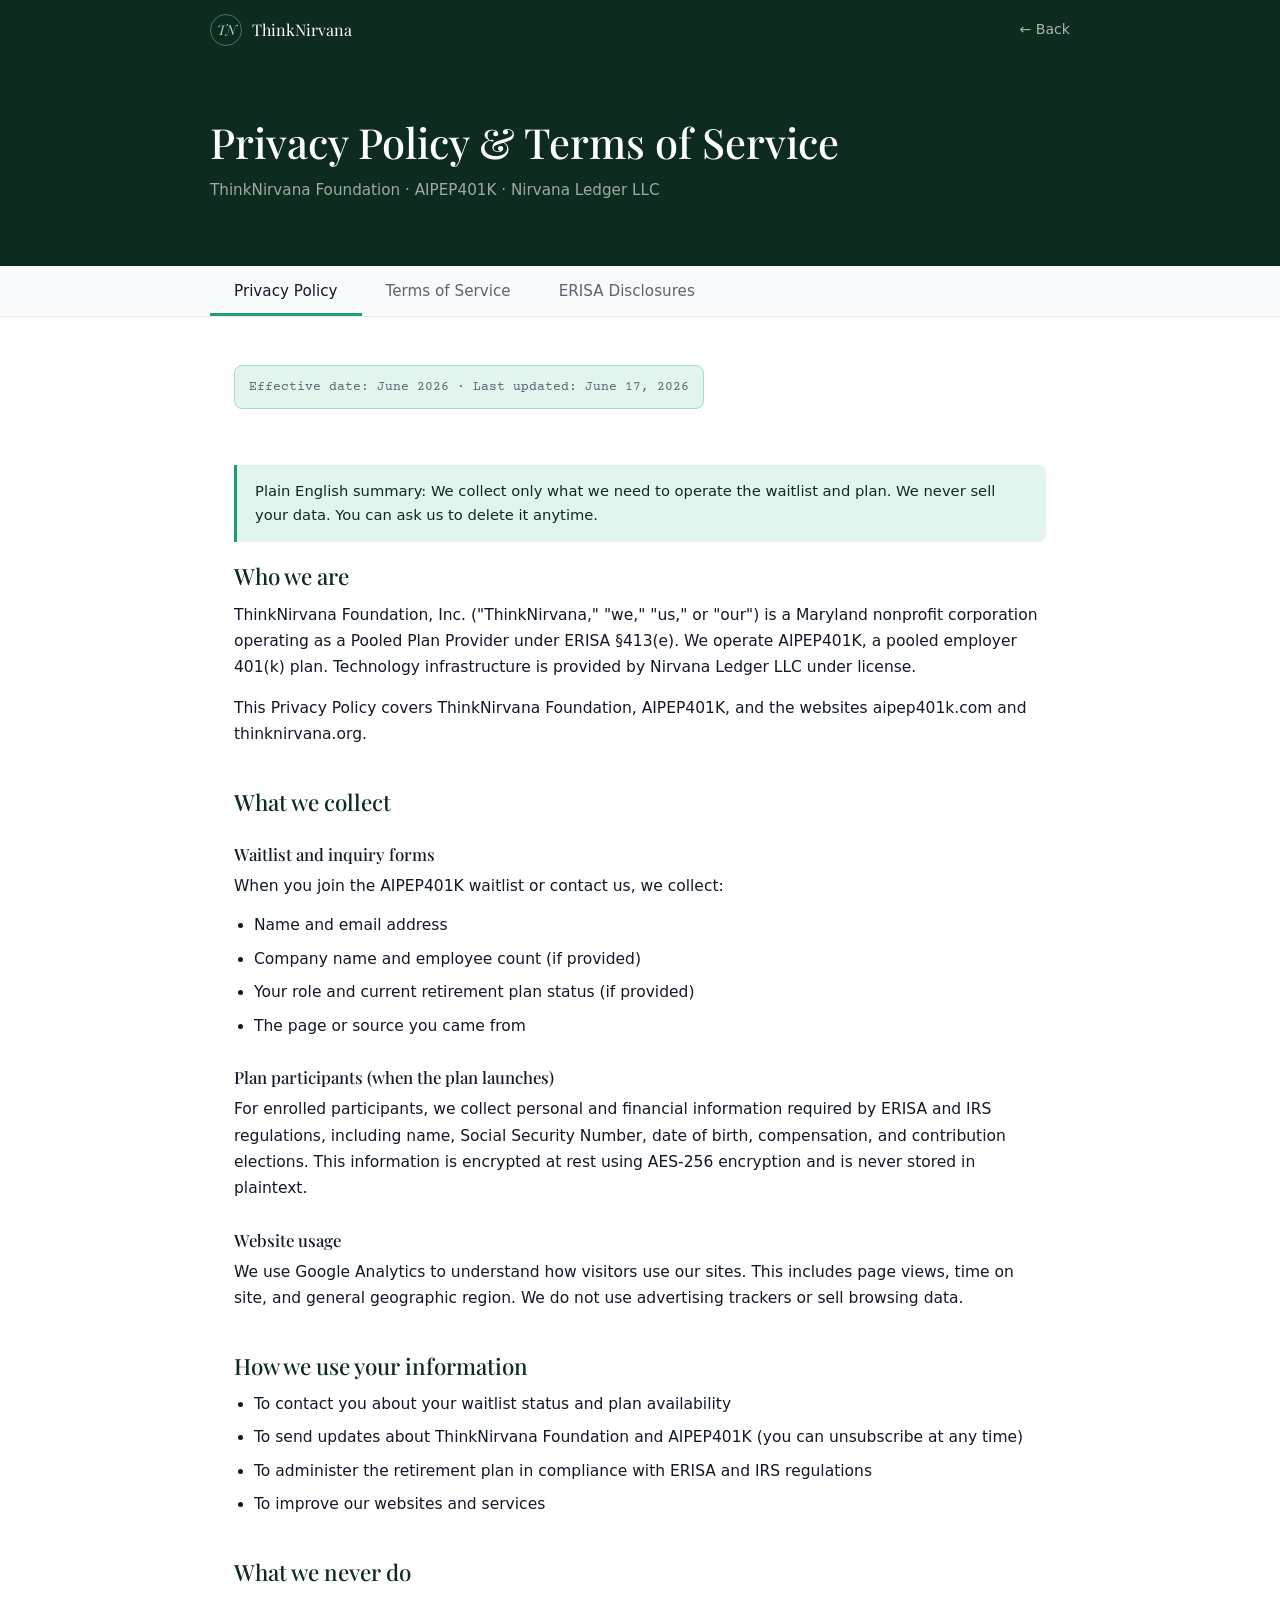
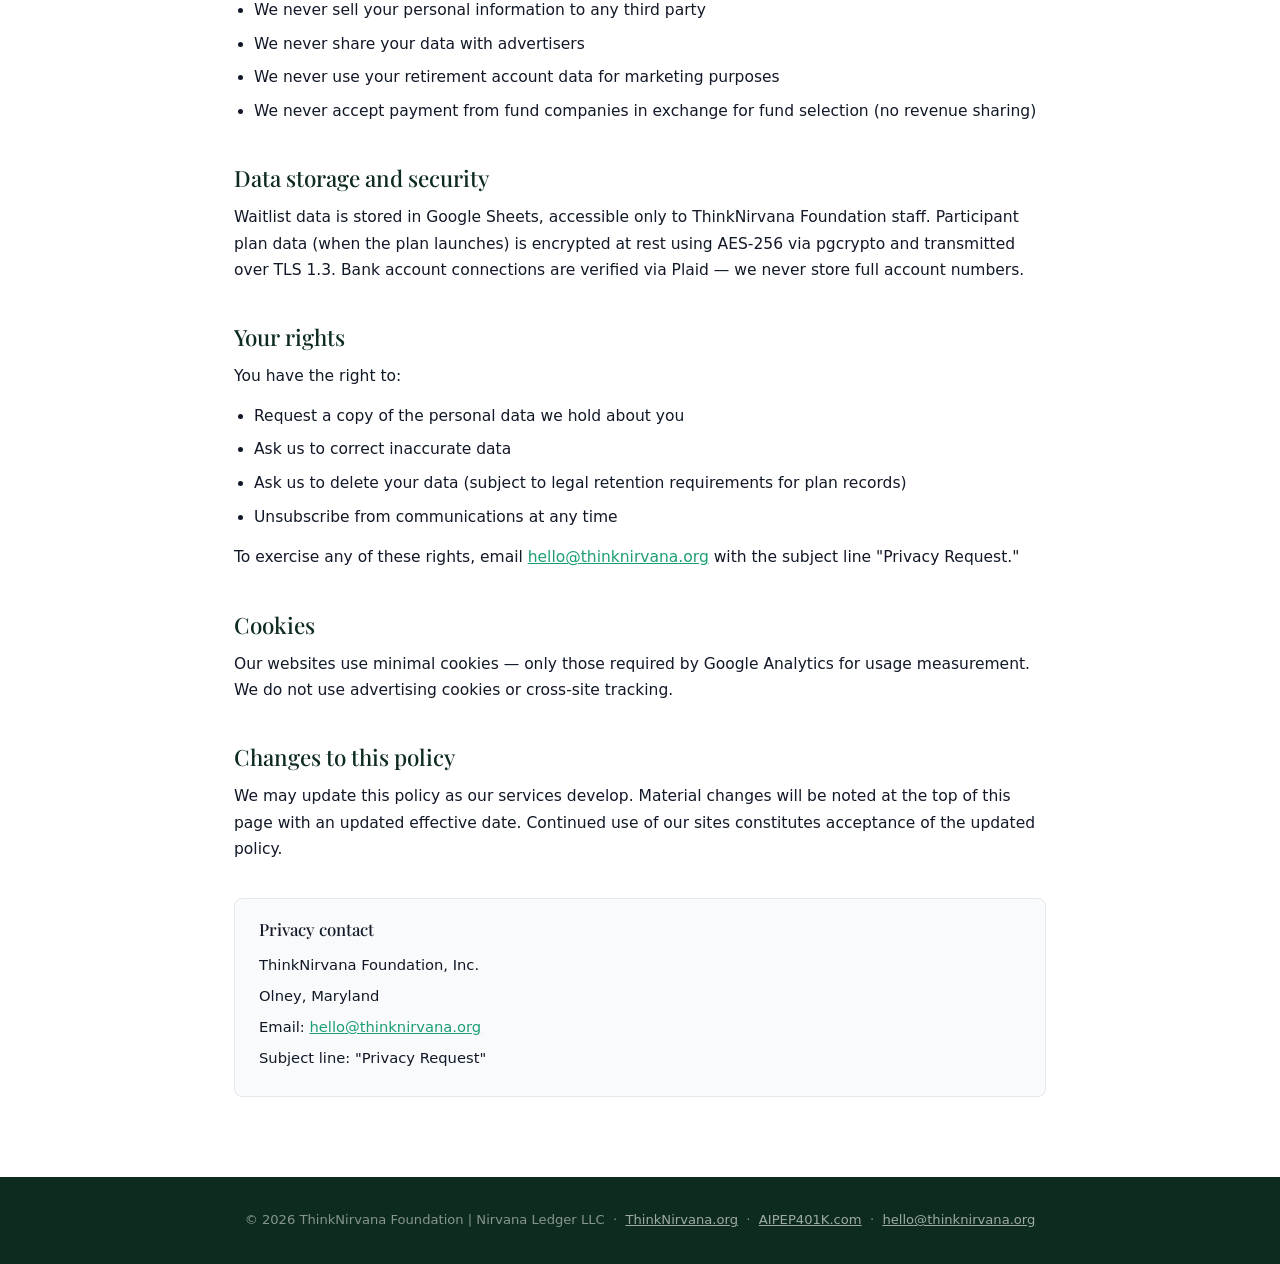
<file: privacy.html>
<!DOCTYPE html>
<html lang="en">
<head>
  <!-- Google tag (gtag.js) -->
  <script async src="https://www.googletagmanager.com/gtag/js?id=G-92TN60N26P"></script>
  <script>
    window.dataLayer = window.dataLayer || [];
    function gtag(){dataLayer.push(arguments);}
    gtag('js', new Date());
    gtag('config', 'G-92TN60N26P');
    gtag('config', 'G-SLEY2RREEM');
  </script>
  <meta charset="UTF-8" />
  <meta name="viewport" content="width=device-width, initial-scale=1.0" />
  <title>Privacy Policy & Terms of Service — ThinkNirvana Foundation</title>
  <meta name="description" content="Privacy Policy and Terms of Service for ThinkNirvana Foundation and AIPEP401K." />
  <link rel="preconnect" href="https://fonts.googleapis.com" />
  <link rel="preconnect" href="https://fonts.gstatic.com" crossorigin />
  <link href="https://fonts.googleapis.com/css2?family=Playfair+Display:wght@400;500&family=Courier+Prime:wght@400;700&display=swap" rel="stylesheet" />
  <style>
    :root {
      --forest:      #0D2B1E;
      --forest-mid:  #1D9E75;
      --forest-light:#9FE1CB;
      --forest-pale: #E1F5EE;
      --white:       #FFFFFF;
      --text:        #111827;
      --muted:       #5C6470;
      --border:      #E5E7EB;
      --bg:          #F9FAFB;
      --r:           8px;
    }
    *, *::before, *::after { box-sizing: border-box; margin: 0; padding: 0; }
    html { scroll-behavior: smooth; }
    body {
      font-family: system-ui, -apple-system, BlinkMacSystemFont, 'Segoe UI', sans-serif;
      font-size: 16px; line-height: 1.7; color: var(--text);
      background: var(--white); -webkit-font-smoothing: antialiased;
    }
    a { color: var(--forest-mid); text-decoration: underline; }
    h1, h2, h3 { font-family: 'Playfair Display', Georgia, serif; font-weight: 500; line-height: 1.25; }

    /* NAV */
    nav { background: var(--forest); padding: 0 24px; }
    .nav-inner { max-width: 860px; margin: 0 auto; display: flex; align-items: center; justify-content: space-between; height: 60px; }
    .logo-wrap { display: flex; align-items: center; gap: 10px; text-decoration: none; }
    .logo-mark { width: 32px; height: 32px; border: 1.5px solid rgba(159,225,203,.4); border-radius: 50%; display: flex; align-items: center; justify-content: center; font-family: 'Playfair Display', serif; font-size: .85rem; font-style: italic; color: var(--forest-light); }
    .logo-text { color: var(--white); font-family: 'Playfair Display', serif; font-size: 1rem; }
    .nav-back { color: rgba(255,255,255,.65); font-size: .88rem; text-decoration: none; }
    .nav-back:hover { color: var(--white); }

    /* HERO */
    .page-hero { background: var(--forest); color: var(--white); padding: 56px 24px 48px; }
    .page-hero-inner { max-width: 860px; margin: 0 auto; }
    .page-hero h1 { font-size: clamp(1.8rem, 4vw, 2.6rem); margin-bottom: 10px; }
    .page-hero p { color: rgba(255,255,255,.6); font-size: .95rem; }

    /* TABS */
    .tab-bar { background: var(--bg); border-bottom: 1px solid var(--border); padding: 0 24px; }
    .tab-bar-inner { max-width: 860px; margin: 0 auto; display: flex; gap: 0; }
    .tab-btn { background: none; border: none; border-bottom: 3px solid transparent; padding: 16px 24px 13px; font-size: .95rem; color: var(--muted); cursor: pointer; font-family: inherit; transition: all .15s; }
    .tab-btn.active { border-bottom-color: var(--forest-mid); color: var(--text); font-weight: 500; }
    .tab-btn:hover { color: var(--text); }

    /* CONTENT */
    .content-wrap { max-width: 860px; margin: 0 auto; padding: 48px 24px 80px; }
    .tab-panel { display: none; }
    .tab-panel.active { display: block; }

    .effective-date { font-size: .82rem; color: var(--muted); font-family: 'Courier Prime', monospace; margin-bottom: 36px; background: var(--forest-pale); border: 1px solid var(--forest-light); border-radius: var(--r); padding: 10px 14px; display: inline-block; }

    h2 { font-size: 1.4rem; margin: 40px 0 12px; color: var(--forest); }
    h2:first-of-type { margin-top: 0; }
    h3 { font-size: 1.05rem; margin: 28px 0 8px; }
    p { margin-bottom: 14px; color: var(--text); font-size: .97rem; }
    ul { margin: 0 0 14px 20px; }
    ul li { margin-bottom: 8px; font-size: .97rem; color: var(--text); line-height: 1.65; }
    .highlight-box { background: var(--forest-pale); border-left: 3px solid var(--forest-mid); border-radius: 0 var(--r) var(--r) 0; padding: 14px 18px; margin: 20px 0; font-size: .92rem; color: var(--forest); line-height: 1.65; }
    .contact-block { background: var(--bg); border: 1px solid var(--border); border-radius: var(--r); padding: 20px 24px; margin-top: 36px; }
    .contact-block h3 { margin-top: 0; margin-bottom: 12px; }
    .contact-block p { margin-bottom: 6px; font-size: .92rem; }

    /* FOOTER */
    footer { background: var(--forest); color: rgba(255,255,255,.5); padding: 32px 24px; text-align: center; font-size: .82rem; }
    footer a { color: rgba(255,255,255,.6); }
    footer a:hover { color: var(--white); }

    @media (max-width: 600px) {
      .tab-btn { padding: 14px 14px 11px; font-size: .88rem; }
    }
  </style>
</head>
<body>

<nav>
  <div class="nav-inner">
    <a href="https://thinknirvana.org" class="logo-wrap">
      <div class="logo-mark">TN</div>
      <div class="logo-text">ThinkNirvana</div>
    </a>
    <a href="javascript:history.back()" class="nav-back">← Back</a>
  </div>
</nav>

<div class="page-hero">
  <div class="page-hero-inner">
    <h1>Privacy Policy & Terms of Service</h1>
    <p>ThinkNirvana Foundation · AIPEP401K · Nirvana Ledger LLC</p>
  </div>
</div>

<div class="tab-bar">
  <div class="tab-bar-inner">
    <button class="tab-btn active" onclick="showTab('privacy', this)">Privacy Policy</button>
    <button class="tab-btn" onclick="showTab('terms', this)">Terms of Service</button>
    <button class="tab-btn" onclick="showTab('erisa', this)">ERISA Disclosures</button>
  </div>
</div>

<div class="content-wrap">

  <!-- PRIVACY POLICY -->
  <div class="tab-panel active" id="tab-privacy">
    <div class="effective-date">Effective date: June 2026 · Last updated: June 17, 2026</div>

    <div class="highlight-box">
      Plain English summary: We collect only what we need to operate the waitlist and plan. We never sell your data. You can ask us to delete it anytime.
    </div>

    <h2>Who we are</h2>
    <p>ThinkNirvana Foundation, Inc. ("ThinkNirvana," "we," "us," or "our") is a Maryland nonprofit corporation operating as a Pooled Plan Provider under ERISA §413(e). We operate AIPEP401K, a pooled employer 401(k) plan. Technology infrastructure is provided by Nirvana Ledger LLC under license.</p>
    <p>This Privacy Policy covers ThinkNirvana Foundation, AIPEP401K, and the websites aipep401k.com and thinknirvana.org.</p>

    <h2>What we collect</h2>
    <h3>Waitlist and inquiry forms</h3>
    <p>When you join the AIPEP401K waitlist or contact us, we collect:</p>
    <ul>
      <li>Name and email address</li>
      <li>Company name and employee count (if provided)</li>
      <li>Your role and current retirement plan status (if provided)</li>
      <li>The page or source you came from</li>
    </ul>

    <h3>Plan participants (when the plan launches)</h3>
    <p>For enrolled participants, we collect personal and financial information required by ERISA and IRS regulations, including name, Social Security Number, date of birth, compensation, and contribution elections. This information is encrypted at rest using AES-256 encryption and is never stored in plaintext.</p>

    <h3>Website usage</h3>
    <p>We use Google Analytics to understand how visitors use our sites. This includes page views, time on site, and general geographic region. We do not use advertising trackers or sell browsing data.</p>

    <h2>How we use your information</h2>
    <ul>
      <li>To contact you about your waitlist status and plan availability</li>
      <li>To send updates about ThinkNirvana Foundation and AIPEP401K (you can unsubscribe at any time)</li>
      <li>To administer the retirement plan in compliance with ERISA and IRS regulations</li>
      <li>To improve our websites and services</li>
    </ul>

    <h2>What we never do</h2>
    <ul>
      <li>We never sell your personal information to any third party</li>
      <li>We never share your data with advertisers</li>
      <li>We never use your retirement account data for marketing purposes</li>
      <li>We never accept payment from fund companies in exchange for fund selection (no revenue sharing)</li>
    </ul>

    <h2>Data storage and security</h2>
    <p>Waitlist data is stored in Google Sheets, accessible only to ThinkNirvana Foundation staff. Participant plan data (when the plan launches) is encrypted at rest using AES-256 via pgcrypto and transmitted over TLS 1.3. Bank account connections are verified via Plaid — we never store full account numbers.</p>

    <h2>Your rights</h2>
    <p>You have the right to:</p>
    <ul>
      <li>Request a copy of the personal data we hold about you</li>
      <li>Ask us to correct inaccurate data</li>
      <li>Ask us to delete your data (subject to legal retention requirements for plan records)</li>
      <li>Unsubscribe from communications at any time</li>
    </ul>
    <p>To exercise any of these rights, email <a href="mailto:hello@thinknirvana.org">hello@thinknirvana.org</a> with the subject line "Privacy Request."</p>

    <h2>Cookies</h2>
    <p>Our websites use minimal cookies — only those required by Google Analytics for usage measurement. We do not use advertising cookies or cross-site tracking.</p>

    <h2>Changes to this policy</h2>
    <p>We may update this policy as our services develop. Material changes will be noted at the top of this page with an updated effective date. Continued use of our sites constitutes acceptance of the updated policy.</p>

    <div class="contact-block">
      <h3>Privacy contact</h3>
      <p>ThinkNirvana Foundation, Inc.</p>
      <p>Olney, Maryland</p>
      <p>Email: <a href="mailto:hello@thinknirvana.org">hello@thinknirvana.org</a></p>
      <p>Subject line: "Privacy Request"</p>
    </div>
  </div>

  <!-- TERMS OF SERVICE -->
  <div class="tab-panel" id="tab-terms">
    <div style="background:#FEF3C7;border:1px solid #FDE68A;border-radius:8px;padding:12px 16px;margin-bottom:24px;font-size:.85rem;color:#854F0B;font-weight:500;">
      ⚠️ DRAFT — Compliance review pending. Not yet in effect.
    </div>
    <div class="effective-date">Effective date: June 2026 · Last updated: June 17, 2026</div>

    <div class="highlight-box">
      Plain English summary: This site provides information about AIPEP401K and ThinkNirvana Foundation. It is not investment advice. The plan itself is governed by ERISA plan documents, not these terms.
    </div>

    <h2>Acceptance of terms</h2>
    <p>By accessing aipep401k.com or thinknirvana.org (the "Sites"), you agree to these Terms of Service. If you do not agree, please do not use the Sites.</p>

    <h2>What this site is</h2>
    <p>These Sites provide general information about ThinkNirvana Foundation and the AIPEP401K pooled employer plan. They are not investment advisory platforms, financial planning tools, or retirement counseling services.</p>

    <h2>Not investment advice</h2>
    <p>Nothing on these Sites constitutes investment advice, legal advice, tax advice, or a recommendation to purchase any financial product. Fee comparisons and savings estimates are for illustrative purposes only based on publicly available industry data. Your actual results will vary based on your specific circumstances. Please consult a qualified financial, legal, or tax advisor before making any decisions.</p>

    <h2>Waitlist and plan enrollment</h2>
    <p>Joining the waitlist does not constitute enrollment in the AIPEP401K plan and creates no contractual obligation on either party. Actual plan enrollment is governed by a separate Adoption Agreement and Plan Document. Plan availability is subject to regulatory approvals and launch timeline.</p>

    <h2>Accuracy of information</h2>
    <p>We make reasonable efforts to keep information on these Sites accurate and current. However, we make no warranties about the completeness, accuracy, or timeliness of any information. SECURE 2.0 tax credit amounts and eligibility are subject to IRS guidance and your specific business circumstances.</p>

    <h2>Intellectual property</h2>
    <p>All content on these Sites — including text, design, code, and branding — is owned by ThinkNirvana Foundation, Inc. or Nirvana Ledger LLC and protected by copyright. "AIPEP401K" and "ThinkNirvana" are trademarks pending registration with the USPTO.</p>

    <h2>Third-party trademarks</h2>
    <p>Vanguard®, Fidelity®, Empower®, Gusto®, ADP®, Paychex®, and other third-party names referenced on these Sites are trademarks of their respective owners. ThinkNirvana Foundation is not affiliated with, endorsed by, or sponsored by any of these companies.</p>

    <h2>Limitation of liability</h2>
    <p>To the maximum extent permitted by law, ThinkNirvana Foundation and Nirvana Ledger LLC shall not be liable for any indirect, incidental, or consequential damages arising from your use of these Sites or reliance on information contained herein.</p>

    <h2>Governing law</h2>
    <p>These Terms are governed by the laws of the State of Maryland, without regard to conflict of law principles. Any disputes shall be resolved in the courts of Montgomery County, Maryland.</p>

    <h2>Changes to these terms</h2>
    <p>We may update these Terms at any time. Continued use of the Sites after changes are posted constitutes acceptance of the updated Terms.</p>

    <div class="contact-block">
      <h3>Questions about these terms</h3>
      <p>ThinkNirvana Foundation, Inc.</p>
      <p>Olney, Maryland</p>
      <p>Email: <a href="mailto:hello@thinknirvana.org">hello@thinknirvana.org</a></p>
    </div>
  </div>

  <!-- ERISA DISCLOSURES -->
  <div class="tab-panel" id="tab-erisa">
    <div style="background:#FEF3C7;border:1px solid #FDE68A;border-radius:8px;padding:12px 16px;margin-bottom:24px;font-size:.85rem;color:#854F0B;font-weight:500;">
      ⚠️ DRAFT — Compliance review pending. Not yet in effect.
    </div>
    <div class="effective-date">Effective date: June 2026 · Last updated: June 17, 2026</div>

    <div class="highlight-box">
      ERISA §413(e) requires pooled plan providers to maintain certain disclosures. This page provides general disclosure information. Plan-specific disclosures are provided to employers and participants through the formal plan enrollment process.
    </div>

    <h2>Plan identity</h2>
    <p><strong>Plan name:</strong> AIPEP 401(k) Pooled Employer Plan</p>
    <p><strong>Plan type:</strong> Pooled Employer Plan (PEP) — Defined Contribution 401(k)</p>
    <p><strong>Pooled Plan Provider:</strong> ThinkNirvana Foundation, Inc.</p>
    <p><strong>ERISA §413(e) registration:</strong> In process — registration being completed with the U.S. Department of Labor prior to first employer enrollment</p>
    <p><strong>EIN:</strong> To be added upon completion of nonprofit registration</p>

    <h2>Fiduciary roles</h2>
    <ul>
      <li><strong>Named Fiduciary (Investment):</strong> ThinkNirvana Foundation, Inc. — responsible for investment selection, monitoring, and the Investment Policy Statement</li>
      <li><strong>Pooled Plan Provider (3(16) Plan Administrator):</strong> ThinkNirvana Foundation, Inc. — responsible for overall plan administration, ERISA compliance, participant notices, and Form 5500 filing</li>
      <li><strong>Technology platform:</strong> Nirvana Ledger LLC — provides AI-powered recordkeeping and compliance engine under license</li>
      <li><strong>Custodian / Trust vendor:</strong> Being finalized — announcement forthcoming before first employer cohort</li>
    </ul>

    <h2>Investment policy</h2>
    <p>AIPEP 401(k) does not use a 3(38) investment manager. ThinkNirvana Foundation serves as Named Investment Fiduciary and makes all investment decisions directly, consistent with the plan's Investment Policy Statement (IPS). The IPS is available to participating employers upon request.</p>
    <p>The plan offers five Vanguard index funds exclusively:</p>
    <ul>
      <li>Vanguard Total Stock Market ETF (VTI)</li>
      <li>Vanguard Total International Stock ETF (VXUS)</li>
      <li>Vanguard Total Bond Market ETF (BND)</li>
      <li>Vanguard Federal Money Market Fund (VMFXX)</li>
      <li>Vanguard Target Date series (VTIVX and series)</li>
    </ul>
    <p>No revenue sharing, sub-transfer agency fees, or 12b-1 fees are accepted from any fund company. The plan receives no compensation from fund providers.</p>

    <h2>Fee disclosure summary</h2>
    <p>Full fee disclosure is provided to employers and participants through the formal enrollment documents including the 408(b)(2) disclosure and participant fee disclosure notices. A summary:</p>
    <ul>
      <li><strong>Employer plan administration fee:</strong> $0</li>
      <li><strong>Participant recordkeeping fee:</strong> Flat monthly fee deducted from participant accounts — disclosed in enrollment materials</li>
      <li><strong>Investment expense ratios:</strong> 0.03%–0.15% annually (Vanguard institutional rates)</li>
      <li><strong>Revenue sharing received by plan:</strong> $0</li>
    </ul>

    <h2>Form 5500</h2>
    <p>As Pooled Plan Provider, ThinkNirvana Foundation files a single master Form 5500 on behalf of all participating employers annually. Individual employers are relieved of their Form 5500 filing obligation upon joining the plan.</p>

    <h2>Plan documents</h2>
    <p>The following documents govern plan operations and are available to employers and participants upon request:</p>
    <ul>
      <li>Plan Document and Summary Plan Description (SPD)</li>
      <li>Adoption Agreement</li>
      <li>Investment Policy Statement (IPS)</li>
      <li>408(b)(2) Fee Disclosure</li>
      <li>Participant Fee Disclosure (404(a)(5))</li>
      <li>ERISA §413(e) Registration confirmation (upon completion)</li>
    </ul>

    <h2>Requesting disclosures</h2>
    <p>Employers, participants, and their authorized representatives may request any plan document or disclosure by contacting us at:</p>

    <div class="contact-block">
      <h3>ERISA disclosure requests</h3>
      <p>ThinkNirvana Foundation, Inc.</p>
      <p>Olney, Maryland</p>
      <p>Email: <a href="mailto:hello@thinknirvana.org">hello@thinknirvana.org</a></p>
      <p>Subject line: "ERISA Disclosure Request"</p>
      <p>We will respond within 5 business days.</p>
    </div>
  </div>

</div>

<footer>
  <div>© 2026 ThinkNirvana Foundation | Nirvana Ledger LLC &nbsp;·&nbsp;
    <a href="https://thinknirvana.org">ThinkNirvana.org</a> &nbsp;·&nbsp;
    <a href="https://aipep401k.com">AIPEP401K.com</a> &nbsp;·&nbsp;
    <a href="mailto:hello@thinknirvana.org">hello@thinknirvana.org</a>
  </div>
</footer>

<script>
function showTab(id, btn) {
  document.querySelectorAll('.tab-panel').forEach(p => p.classList.remove('active'));
  document.querySelectorAll('.tab-btn').forEach(b => b.classList.remove('active'));
  document.getElementById('tab-' + id).classList.add('active');
  btn.classList.add('active');
}
</script>

</body>
</html>
</file>
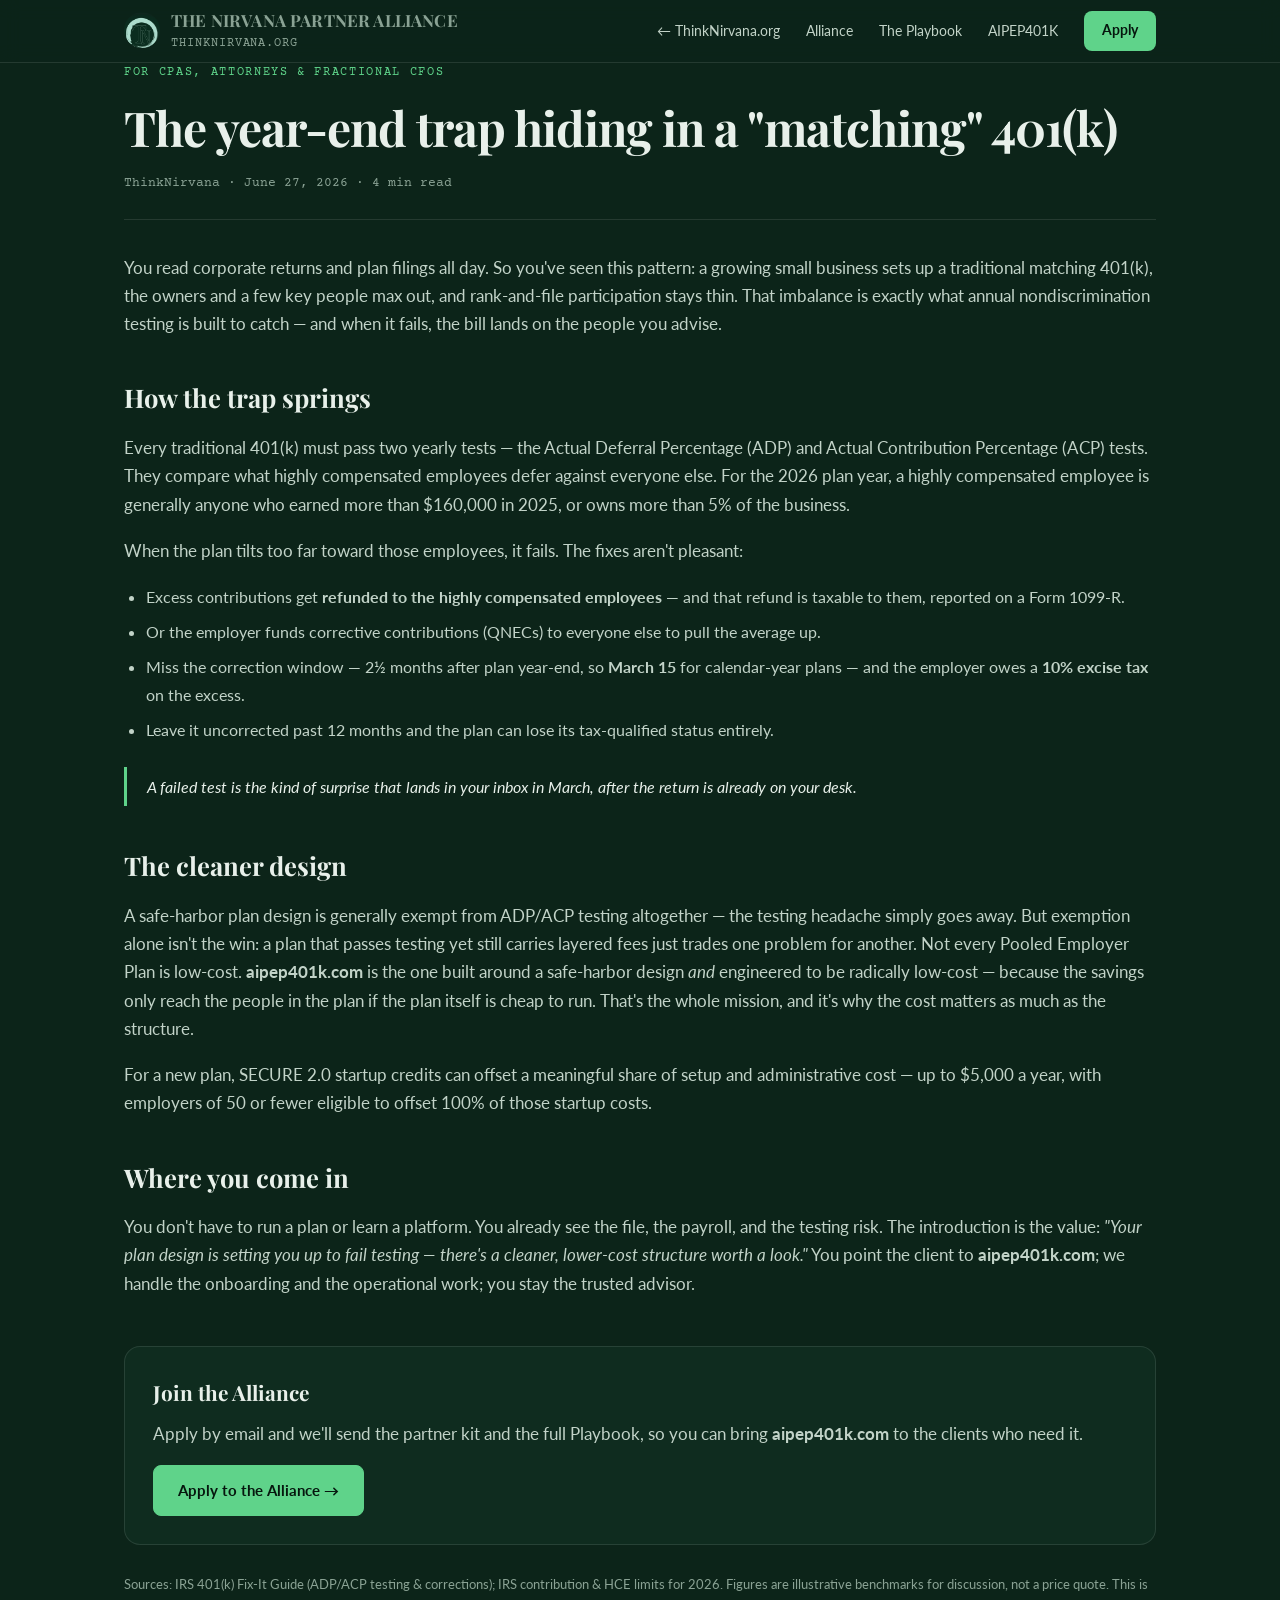
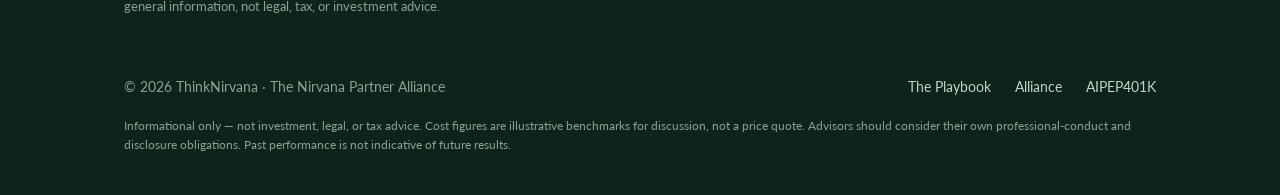
<file: partners/insights/posts/advisors-clean-plan-design.html>
<!DOCTYPE html>
<html lang="en">
<head>
  <meta charset="UTF-8"/>
  <meta name="viewport" content="width=device-width, initial-scale=1.0"/>
  <title>The year-end compliance trap in matching plans — Nirvana Partner Alliance</title>
  <meta name="description" content="Why traditional matching 401(k)s fail annual nondiscrimination testing — and how CPAs, attorneys, and fractional CFOs can introduce a cleaner design."/>
  <link rel="preconnect" href="https://fonts.googleapis.com"/>
  <link rel="preconnect" href="https://fonts.gstatic.com" crossorigin/>
  <link href="https://fonts.googleapis.com/css2?family=Playfair+Display:ital,wght@0,400;0,700;1,400;1,600&family=Lato:wght@300;400;700&family=Courier+Prime:ital@0;1&display=swap" rel="stylesheet"/>
  <link rel="stylesheet" href="../../npa.css"/>
  <script async src="https://www.googletagmanager.com/gtag/js?id=G-92TN60N26P"></script>
  <script>window.dataLayer=window.dataLayer||[];function gtag(){dataLayer.push(arguments);}gtag('js',new Date());gtag('config','G-92TN60N26P');gtag('config','G-SLEY2RREEM');</script>
</head>
<body>
<div class="npa">
  <header id="npa-head"></header>

  <article class="npa-article wrap">
    <div class="a-kicker">For CPAs, Attorneys &amp; Fractional CFOs</div>
    <h1>The year-end trap hiding in a "matching" 401(k)</h1>
    <div class="a-by">ThinkNirvana · June 27, 2026 · 4 min read</div>

    <p>You read corporate returns and plan filings all day. So you've seen this pattern: a growing small business sets up a traditional matching 401(k), the owners and a few key people max out, and rank-and-file participation stays thin. That imbalance is exactly what annual nondiscrimination testing is built to catch — and when it fails, the bill lands on the people you advise.</p>

    <h2>How the trap springs</h2>
    <p>Every traditional 401(k) must pass two yearly tests — the Actual Deferral Percentage (ADP) and Actual Contribution Percentage (ACP) tests. They compare what highly compensated employees defer against everyone else. For the 2026 plan year, a highly compensated employee is generally anyone who earned more than $160,000 in 2025, or owns more than 5% of the business.</p>
    <p>When the plan tilts too far toward those employees, it fails. The fixes aren't pleasant:</p>
    <ul>
      <li>Excess contributions get <b>refunded to the highly compensated employees</b> — and that refund is taxable to them, reported on a Form 1099-R.</li>
      <li>Or the employer funds corrective contributions (QNECs) to everyone else to pull the average up.</li>
      <li>Miss the correction window — 2½ months after plan year-end, so <b>March 15</b> for calendar-year plans — and the employer owes a <b>10% excise tax</b> on the excess.</li>
      <li>Leave it uncorrected past 12 months and the plan can lose its tax-qualified status entirely.</li>
    </ul>
    <blockquote>A failed test is the kind of surprise that lands in your inbox in March, after the return is already on your desk.</blockquote>

    <h2>The cleaner design</h2>
    <p>A safe-harbor plan design is generally exempt from ADP/ACP testing altogether — the testing headache simply goes away. But exemption alone isn't the win: a plan that passes testing yet still carries layered fees just trades one problem for another. Not every Pooled Employer Plan is low-cost. <b>aipep401k.com</b> is the one built around a safe-harbor design <em>and</em> engineered to be radically low-cost — because the savings only reach the people in the plan if the plan itself is cheap to run. That's the whole mission, and it's why the cost matters as much as the structure.</p>
    <p>For a new plan, SECURE 2.0 startup credits can offset a meaningful share of setup and administrative cost — up to $5,000 a year, with employers of 50 or fewer eligible to offset 100% of those startup costs.</p>

    <h2>Where you come in</h2>
    <p>You don't have to run a plan or learn a platform. You already see the file, the payroll, and the testing risk. The introduction is the value: <em>"Your plan design is setting you up to fail testing — there's a cleaner, lower-cost structure worth a look."</em> You point the client to <b>aipep401k.com</b>; we handle the onboarding and the operational work; you stay the trusted advisor.</p>

    <div class="a-cta">
      <h4>Join the Alliance</h4>
      <p>Apply by email and we'll send the partner kit and the full Playbook, so you can bring <b>aipep401k.com</b> to the clients who need it.</p>
      <a class="btn btn-green" href="mailto:partners@thinknirvana.org?subject=Nirvana%20Partner%20Alliance%20%E2%80%94%20Application">Apply to the Alliance →</a>
    </div>

    <p style="margin-top:28px;font-size:.82rem;color:var(--muted)">Sources: IRS 401(k) Fix-It Guide (ADP/ACP testing &amp; corrections); IRS contribution &amp; HCE limits for 2026. Figures are illustrative benchmarks for discussion, not a price quote. This is general information, not legal, tax, or investment advice.</p>
  </article>

  <footer class="npa-foot">
    <div class="wrap">
      <div class="npa-foot-in">
        <span>© 2026 ThinkNirvana · The Nirvana Partner Alliance</span>
        <span>
          <a href="/partners/insights/">The Playbook</a>
          <a href="/partners/">Alliance</a>
          <a href="https://aipep401k.com">AIPEP401K</a>
        </span>
      </div>
      <p class="disc">Informational only — not investment, legal, or tax advice. Cost figures are illustrative benchmarks for discussion, not a price quote. Advisors should consider their own professional-conduct and disclosure obligations. Past performance is not indicative of future results.</p>
    </div>
  </footer>

</div>
  <script src="/partners/npa.js"></script>
</body>
</html>
</file>
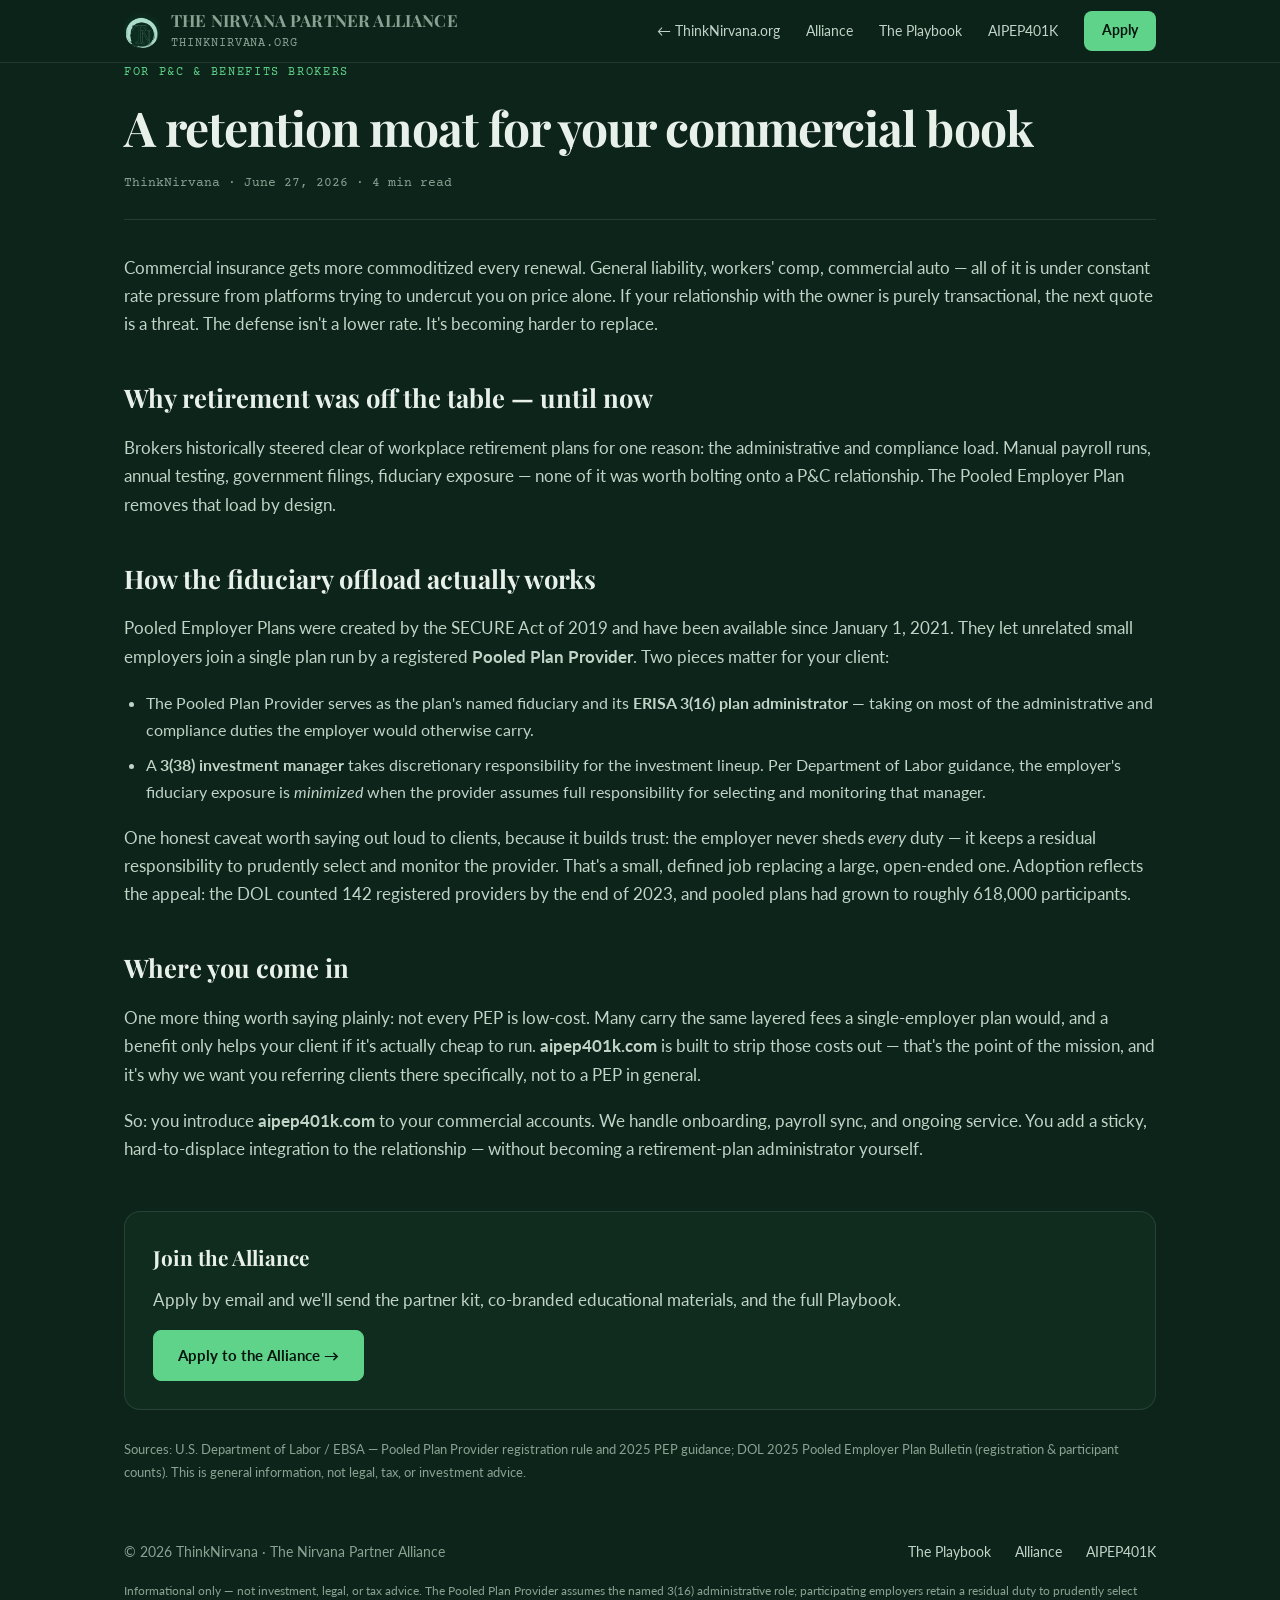
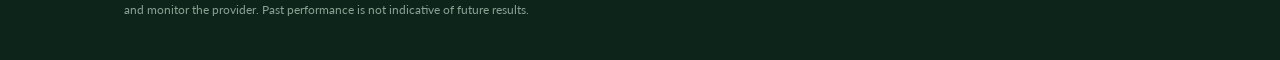
<file: partners/insights/posts/brokers-benefits-moat.html>
<!DOCTYPE html>
<html lang="en">
<head>
  <meta charset="UTF-8"/>
  <meta name="viewport" content="width=device-width, initial-scale=1.0"/>
  <title>The retention moat for commercial brokers — Nirvana Partner Alliance</title>
  <meta name="description" content="How P&C and benefits brokers can deepen commercial accounts with a turnkey Pooled Employer Plan — and how the 3(16) fiduciary offload actually works."/>
  <link rel="preconnect" href="https://fonts.googleapis.com"/>
  <link rel="preconnect" href="https://fonts.gstatic.com" crossorigin/>
  <link href="https://fonts.googleapis.com/css2?family=Playfair+Display:ital,wght@0,400;0,700;1,400;1,600&family=Lato:wght@300;400;700&family=Courier+Prime:ital@0;1&display=swap" rel="stylesheet"/>
  <link rel="stylesheet" href="../../npa.css"/>
  <script async src="https://www.googletagmanager.com/gtag/js?id=G-92TN60N26P"></script>
  <script>window.dataLayer=window.dataLayer||[];function gtag(){dataLayer.push(arguments);}gtag('js',new Date());gtag('config','G-92TN60N26P');gtag('config','G-SLEY2RREEM');</script>
</head>
<body>
<div class="npa">
  <header id="npa-head"></header>

  <article class="npa-article wrap">
    <div class="a-kicker">For P&amp;C &amp; Benefits Brokers</div>
    <h1>A retention moat for your commercial book</h1>
    <div class="a-by">ThinkNirvana · June 27, 2026 · 4 min read</div>

    <p>Commercial insurance gets more commoditized every renewal. General liability, workers' comp, commercial auto — all of it is under constant rate pressure from platforms trying to undercut you on price alone. If your relationship with the owner is purely transactional, the next quote is a threat. The defense isn't a lower rate. It's becoming harder to replace.</p>

    <h2>Why retirement was off the table — until now</h2>
    <p>Brokers historically steered clear of workplace retirement plans for one reason: the administrative and compliance load. Manual payroll runs, annual testing, government filings, fiduciary exposure — none of it was worth bolting onto a P&amp;C relationship. The Pooled Employer Plan removes that load by design.</p>

    <h2>How the fiduciary offload actually works</h2>
    <p>Pooled Employer Plans were created by the SECURE Act of 2019 and have been available since January 1, 2021. They let unrelated small employers join a single plan run by a registered <b>Pooled Plan Provider</b>. Two pieces matter for your client:</p>
    <ul>
      <li>The Pooled Plan Provider serves as the plan's named fiduciary and its <b>ERISA 3(16) plan administrator</b> — taking on most of the administrative and compliance duties the employer would otherwise carry.</li>
      <li>A <b>3(38) investment manager</b> takes discretionary responsibility for the investment lineup. Per Department of Labor guidance, the employer's fiduciary exposure is <i>minimized</i> when the provider assumes full responsibility for selecting and monitoring that manager.</li>
    </ul>
    <p>One honest caveat worth saying out loud to clients, because it builds trust: the employer never sheds <em>every</em> duty — it keeps a residual responsibility to prudently select and monitor the provider. That's a small, defined job replacing a large, open-ended one. Adoption reflects the appeal: the DOL counted 142 registered providers by the end of 2023, and pooled plans had grown to roughly 618,000 participants.</p>

    <h2>Where you come in</h2>
    <p>One more thing worth saying plainly: not every PEP is low-cost. Many carry the same layered fees a single-employer plan would, and a benefit only helps your client if it's actually cheap to run. <b>aipep401k.com</b> is built to strip those costs out — that's the point of the mission, and it's why we want you referring clients there specifically, not to a PEP in general.</p>
    <p>So: you introduce <b>aipep401k.com</b> to your commercial accounts. We handle onboarding, payroll sync, and ongoing service. You add a sticky, hard-to-displace integration to the relationship — without becoming a retirement-plan administrator yourself.</p>

    <div class="a-cta">
      <h4>Join the Alliance</h4>
      <p>Apply by email and we'll send the partner kit, co-branded educational materials, and the full Playbook.</p>
      <a class="btn btn-green" href="mailto:partners@thinknirvana.org?subject=Nirvana%20Partner%20Alliance%20%E2%80%94%20Application">Apply to the Alliance →</a>
    </div>

    <p style="margin-top:28px;font-size:.82rem;color:var(--muted)">Sources: U.S. Department of Labor / EBSA — Pooled Plan Provider registration rule and 2025 PEP guidance; DOL 2025 Pooled Employer Plan Bulletin (registration &amp; participant counts). This is general information, not legal, tax, or investment advice.</p>
  </article>

  <footer class="npa-foot">
    <div class="wrap">
      <div class="npa-foot-in">
        <span>© 2026 ThinkNirvana · The Nirvana Partner Alliance</span>
        <span>
          <a href="/partners/insights/">The Playbook</a>
          <a href="/partners/">Alliance</a>
          <a href="https://aipep401k.com">AIPEP401K</a>
        </span>
      </div>
      <p class="disc">Informational only — not investment, legal, or tax advice. The Pooled Plan Provider assumes the named 3(16) administrative role; participating employers retain a residual duty to prudently select and monitor the provider. Past performance is not indicative of future results.</p>
    </div>
  </footer>

</div>
  <script src="/partners/npa.js"></script>
</body>
</html>
</file>
<file: partners/npa.css>
/* ============================================================
   Nirvana Partner Alliance — shared styles
   Self-contained DARK FOREST theme. All selectors namespaced
   under .npa so this never collides with site chrome / :root.
   ============================================================ */

.npa, .npa *, .npa *::before, .npa *::after { box-sizing: border-box; margin: 0; padding: 0; }

/* page-level reset so the dark theme reaches the viewport edges (no white frame) */
html, body { margin: 0; padding: 0; background: #0c2419; }

.npa {
  /* scoped tokens — do NOT promote to :root */
  --bg:        #0c2419;   /* deep forest page */
  --bg-2:      #0f2c1f;   /* panels */
  --bg-3:      #123626;   /* raised cards */
  --line:      rgba(255,255,255,.10);
  --line-2:    rgba(255,255,255,.16);
  --text:      #e8f0ea;
  --text-soft: #c2d3c8;
  --muted:     #8aa294;
  --accent:    #5fd38a;   /* bright green */
  --accent-2:  #86efac;   /* brighter green */
  --gold:      #c9ad6e;   /* sovereign gold */
  --red:       #ff6b6b;   /* market / expensive tier */
  --r:         8px;
  --r-lg:      16px;

  background: var(--bg);
  color: var(--text);
  min-height: 100vh;
  font-family: 'Lato', system-ui, sans-serif;
  line-height: 1.7;
  -webkit-font-smoothing: antialiased;
}

.npa a { color: inherit; }
.npa .wrap { max-width: 1080px; margin: 0 auto; padding: 0 24px; }
.npa .mono { font-family: 'Courier Prime','Courier New',monospace; }
.npa h1,.npa h2,.npa h3,.npa .serif { font-family: 'Playfair Display', Georgia, serif; }

/* ---------- slim Alliance header ---------- */
.npa-head {
  position: sticky; top: 0; z-index: 50;
  background: rgba(12,36,25,.92);
  backdrop-filter: blur(10px);
  border-bottom: 1px solid var(--line);
}
.npa-head-in { display:flex; align-items:center; justify-content:space-between; height:62px; }
.npa-brand { display:flex; align-items:center; gap:11px; text-decoration:none; color:var(--text); }
.npa-mark {
  width:36px;height:36px;border-radius:50%;overflow:hidden;flex:0 0 auto;
  display:flex;align-items:center;justify-content:center;
}
.npa-mark img { width:100%;height:100%;object-fit:cover;display:block; }
.npa-brand b { font-family:'Playfair Display',serif; font-weight:700; font-size:1.05rem; letter-spacing:.01em; }
.npa-brand span { color:var(--muted); font-size:.74rem; font-family:'Courier Prime',monospace; letter-spacing:.08em; text-transform:uppercase; display:block; margin-top:-2px; }
.npa-nav { display:flex; align-items:center; gap:26px; }
.npa-nav a { text-decoration:none; color:var(--text-soft); font-size:.88rem; transition:color .15s; }
.npa-nav a:hover { color:var(--accent); }
.npa-nav .npa-cta {
  padding:8px 18px; border-radius:var(--r); background:var(--accent); color:#06160e;
  font-weight:700; font-size:.85rem;
}
.npa-nav .npa-cta:hover { background:var(--accent-2); color:#06160e; }

/* hamburger */
.npa-burger { display:none; background:none; border:0; cursor:pointer; width:42px; height:42px; flex-direction:column; justify-content:center; align-items:center; gap:5px; padding:8px; }
.npa-burger span { display:block; width:22px; height:2px; background:var(--text); border-radius:2px; transition:transform .2s, opacity .2s; }
.npa-burger.x span:nth-child(1){ transform:translateY(7px) rotate(45deg); }
.npa-burger.x span:nth-child(2){ opacity:0; }
.npa-burger.x span:nth-child(3){ transform:translateY(-7px) rotate(-45deg); }

@media (max-width:720px){
  .npa-burger { display:flex; }
  .npa-nav {
    position:absolute; top:62px; left:0; right:0;
    flex-direction:column; align-items:stretch; gap:0;
    background:var(--bg-2); border-bottom:1px solid var(--line);
    padding:6px 0; display:none;
  }
  .npa-nav.open { display:flex; }
  .npa-nav a { padding:13px 24px; font-size:.96rem; }
  .npa-nav .npa-cta { margin:8px 24px; text-align:center; padding:11px 18px; }
}

/* ---------- buttons ---------- */
.npa .btn {
  display:inline-flex; align-items:center; gap:8px;
  padding:12px 24px; border-radius:var(--r); font-weight:700; font-size:.93rem;
  text-decoration:none; cursor:pointer; border:1.5px solid transparent; transition:all .16s;
}
.npa .btn-green { background:var(--accent); color:#06160e; border-color:var(--accent); }
.npa .btn-green:hover { background:var(--accent-2); border-color:var(--accent-2); }
.npa .btn-ghost { background:transparent; color:var(--text); border-color:var(--line-2); }
.npa .btn-ghost:hover { border-color:var(--accent); color:var(--accent); }

/* ---------- hero ---------- */
.npa-hero { padding:84px 0 64px; border-bottom:1px solid var(--line); }
.npa-kicker {
  font-family:'Courier Prime',monospace; font-size:.76rem; letter-spacing:.16em;
  text-transform:uppercase; color:var(--accent); margin-bottom:22px;
  display:flex; align-items:center; gap:12px;
}
.npa-kicker::after { content:''; flex:1; height:1px; background:var(--line); max-width:240px; }
.npa-hero h1 { font-size:clamp(2.3rem,5.4vw,3.7rem); line-height:1.08; letter-spacing:-.02em; margin-bottom:24px; }
.npa-hero h1 em { font-style:italic; color:var(--accent); }
.npa-hero .dek { font-size:1.13rem; color:var(--text-soft); max-width:640px; margin-bottom:34px; }
.npa-hero .actions { display:flex; gap:13px; flex-wrap:wrap; }

/* ---------- generic section ---------- */
.npa-sec { padding:64px 0; border-bottom:1px solid var(--line); }
.npa-eyebrow {
  font-family:'Courier Prime',monospace; font-size:.72rem; letter-spacing:.14em;
  text-transform:uppercase; color:var(--accent); margin-bottom:14px;
}
.npa-h2 { font-size:clamp(1.7rem,3.6vw,2.5rem); line-height:1.15; margin-bottom:18px; }
.npa-lead { font-size:1.05rem; color:var(--text-soft); max-width:680px; margin-bottom:36px; }

/* ---------- the math triad ---------- */
.npa-math { display:grid; grid-template-columns:repeat(3,1fr); gap:16px; margin-top:8px; }
@media (max-width:680px){ .npa-math{ grid-template-columns:1fr; } }
.npa-tier { background:var(--bg-2); border:1px solid var(--line); border-radius:var(--r-lg); padding:26px 24px; }
.npa-tier .lbl { font-family:'Courier Prime',monospace; font-size:.72rem; letter-spacing:.1em; text-transform:uppercase; color:var(--muted); margin-bottom:12px; }
.npa-tier .val { font-family:'Playfair Display',serif; font-size:2.6rem; line-height:1; }
.npa-tier .sub { font-size:.85rem; color:var(--text-soft); margin-top:10px; }
.npa-tier.market { border-color:rgba(255,107,107,.4); }
.npa-tier.market .val { color:var(--red); }
.npa-tier.cap .val { color:var(--gold); }
.npa-tier.nirvana { border-color:rgba(95,211,138,.45); background:rgba(95,211,138,.06); }
.npa-tier.nirvana .val { color:var(--accent); }
.npa-fineprint { font-size:.8rem; color:var(--muted); margin-top:18px; }

/* ---------- audience grid ---------- */
.npa-aud { display:grid; grid-template-columns:repeat(3,1fr); gap:16px; }
@media (max-width:860px){ .npa-aud{ grid-template-columns:1fr 1fr; } }
@media (max-width:560px){ .npa-aud{ grid-template-columns:1fr; } }
.npa-aud-card { background:var(--bg-2); border:1px solid var(--line); border-radius:var(--r-lg); padding:24px; transition:border-color .15s, transform .15s; }
.npa-aud-card:hover { border-color:var(--accent); transform:translateY(-2px); }
.npa-aud-card .role { font-family:'Playfair Display',serif; font-size:1.25rem; margin-bottom:8px; color:var(--accent-2); }
.npa-aud-card p { font-size:.92rem; color:var(--text-soft); }

/* ---------- steps ---------- */
.npa-steps { display:grid; grid-template-columns:repeat(4,1fr); gap:18px; counter-reset:step; }
@media (max-width:860px){ .npa-steps{ grid-template-columns:1fr 1fr; } }
@media (max-width:520px){ .npa-steps{ grid-template-columns:1fr; } }
.npa-step { background:var(--bg-2); border:1px solid var(--line); border-radius:var(--r-lg); padding:24px; position:relative; }
.npa-step::before {
  counter-increment:step; content:counter(step);
  font-family:'Playfair Display',serif; font-size:2.2rem; color:var(--accent);
  opacity:.6; display:block; margin-bottom:10px; line-height:1;
}
.npa-step h4 { font-family:'Lato',sans-serif; font-size:1rem; font-weight:700; margin-bottom:7px; }
.npa-step p { font-size:.88rem; color:var(--text-soft); }

/* ---------- benefits list ---------- */
.npa-benefits { display:grid; grid-template-columns:1fr 1fr; gap:14px 30px; }
@media (max-width:620px){ .npa-benefits{ grid-template-columns:1fr; } }
.npa-benefits li { list-style:none; padding-left:26px; position:relative; color:var(--text-soft); font-size:.96rem; }
.npa-benefits li::before { content:'→'; position:absolute; left:0; color:var(--accent); }
.npa-benefits b { color:var(--text); }

/* ---------- CTA band ---------- */
.npa-seal { display:block; width:200px; max-width:60%; height:auto; margin:0 auto 28px; border-radius:var(--r-lg); }
.npa-cta-band { padding:72px 0; text-align:center; }
.npa-cta-band h2 { font-size:clamp(1.8rem,4vw,2.6rem); margin-bottom:16px; }
.npa-cta-band p { color:var(--text-soft); max-width:560px; margin:0 auto 28px; }

/* ---------- slim footer ---------- */
.npa-foot { padding:40px 0; color:var(--muted); font-size:.85rem; }
.npa-foot-in { display:flex; justify-content:space-between; gap:18px; flex-wrap:wrap; }
.npa-foot a { color:var(--text-soft); text-decoration:none; margin-left:20px; }
.npa-foot a:hover { color:var(--accent); }
.npa-foot .disc { margin-top:18px; font-size:.74rem; color:var(--muted); line-height:1.6; }

/* ============================================================
   INSIGHTS LISTING
   ============================================================ */
.npa-filters { display:flex; gap:10px; flex-wrap:wrap; margin-bottom:34px; }
.npa-pill {
  padding:7px 16px; border-radius:999px; border:1px solid var(--line-2);
  background:transparent; color:var(--text-soft); font-size:.84rem; cursor:pointer;
  font-family:'Lato',sans-serif; transition:all .14s;
}
.npa-pill:hover { border-color:var(--accent); color:var(--accent); }
.npa-pill.active { background:var(--accent); color:#06160e; border-color:var(--accent); font-weight:700; }

.npa-posts { display:grid; grid-template-columns:repeat(3,1fr); gap:20px; }
@media (max-width:860px){ .npa-posts{ grid-template-columns:1fr 1fr; } }
@media (max-width:560px){ .npa-posts{ grid-template-columns:1fr; } }
.npa-card {
  background:var(--bg-2); border:1px solid var(--line); border-radius:var(--r-lg);
  padding:24px; text-decoration:none; color:inherit; display:flex; flex-direction:column;
  transition:border-color .15s, transform .15s; cursor:pointer;
}
.npa-card:hover { border-color:var(--accent); transform:translateY(-3px); }
.npa-card .meta { display:flex; align-items:center; gap:10px; margin-bottom:14px; }
.npa-badge { font-family:'Courier Prime',monospace; font-size:.66rem; letter-spacing:.08em; text-transform:uppercase; padding:3px 9px; border-radius:4px; }
.npa-badge.article { background:rgba(95,211,138,.14); color:var(--accent); }
.npa-badge.video   { background:rgba(201,173,110,.16); color:var(--gold); }
.npa-card .aud { font-family:'Courier Prime',monospace; font-size:.7rem; color:var(--muted); letter-spacing:.06em; }
.npa-card h3 { font-size:1.22rem; line-height:1.25; margin-bottom:10px; }
.npa-card .cdek { font-size:.9rem; color:var(--text-soft); flex:1; }
.npa-card .cfoot { margin-top:16px; font-family:'Courier Prime',monospace; font-size:.72rem; color:var(--muted); display:flex; justify-content:space-between; }
.npa-empty { color:var(--muted); padding:40px 0; }

/* video modal */
.npa-modal { position:fixed; inset:0; background:rgba(4,14,9,.86); display:none; align-items:center; justify-content:center; z-index:200; padding:24px; }
.npa-modal.open { display:flex; }
.npa-modal-box { width:min(900px,100%); }
.npa-modal-box .frame { position:relative; padding-top:56.25%; border-radius:var(--r-lg); overflow:hidden; background:#000; }
.npa-modal-box iframe { position:absolute; inset:0; width:100%; height:100%; border:0; }
/* vertical Shorts (9:16) */
.npa-modal-box.vertical { width:min(360px,100%); }
.npa-modal-box.vertical .frame { padding-top:177.78%; }
.npa-modal-close { background:none; border:0; color:var(--text); font-size:1.6rem; cursor:pointer; float:right; margin-bottom:10px; }

/* ============================================================
   ARTICLE / POST PROSE
   ============================================================ */
.npa-article { max-width:720px; margin:0 auto; padding:72px 0; }
.npa-article .a-kicker { font-family:'Courier Prime',monospace; font-size:.74rem; letter-spacing:.14em; text-transform:uppercase; color:var(--accent); margin-bottom:18px; }
.npa-article h1 { font-size:clamp(2rem,4.4vw,3rem); line-height:1.12; letter-spacing:-.02em; margin-bottom:18px; }
.npa-article .a-by { font-family:'Courier Prime',monospace; font-size:.8rem; color:var(--muted); margin-bottom:34px; padding-bottom:24px; border-bottom:1px solid var(--line); }
.npa-article h2 { font-size:1.6rem; margin:38px 0 14px; }
.npa-article h3 { font-size:1.25rem; margin:28px 0 10px; color:var(--accent-2); }
.npa-article p { color:var(--text-soft); margin-bottom:18px; font-size:1.04rem; }
.npa-article ul,.npa-article ol { color:var(--text-soft); margin:0 0 18px 22px; }
.npa-article li { margin-bottom:8px; }
.npa-article blockquote { border-left:3px solid var(--accent); padding:6px 0 6px 20px; margin:24px 0; color:var(--text); font-style:italic; }
.npa-article a.inline { color:var(--accent); }
.npa-article .a-frame { position:relative; padding-top:56.25%; border-radius:var(--r-lg); overflow:hidden; background:#000; margin:24px 0; }
.npa-article .a-frame iframe { position:absolute; inset:0; width:100%; height:100%; border:0; }
.npa-article .a-cta { margin-top:48px; padding:28px; background:var(--bg-2); border:1px solid var(--line); border-radius:var(--r-lg); }
.npa-article .a-cta h4 { font-family:'Playfair Display',serif; font-size:1.3rem; margin-bottom:10px; }
.npa-article .a-cta p { margin-bottom:16px; }
</file>
